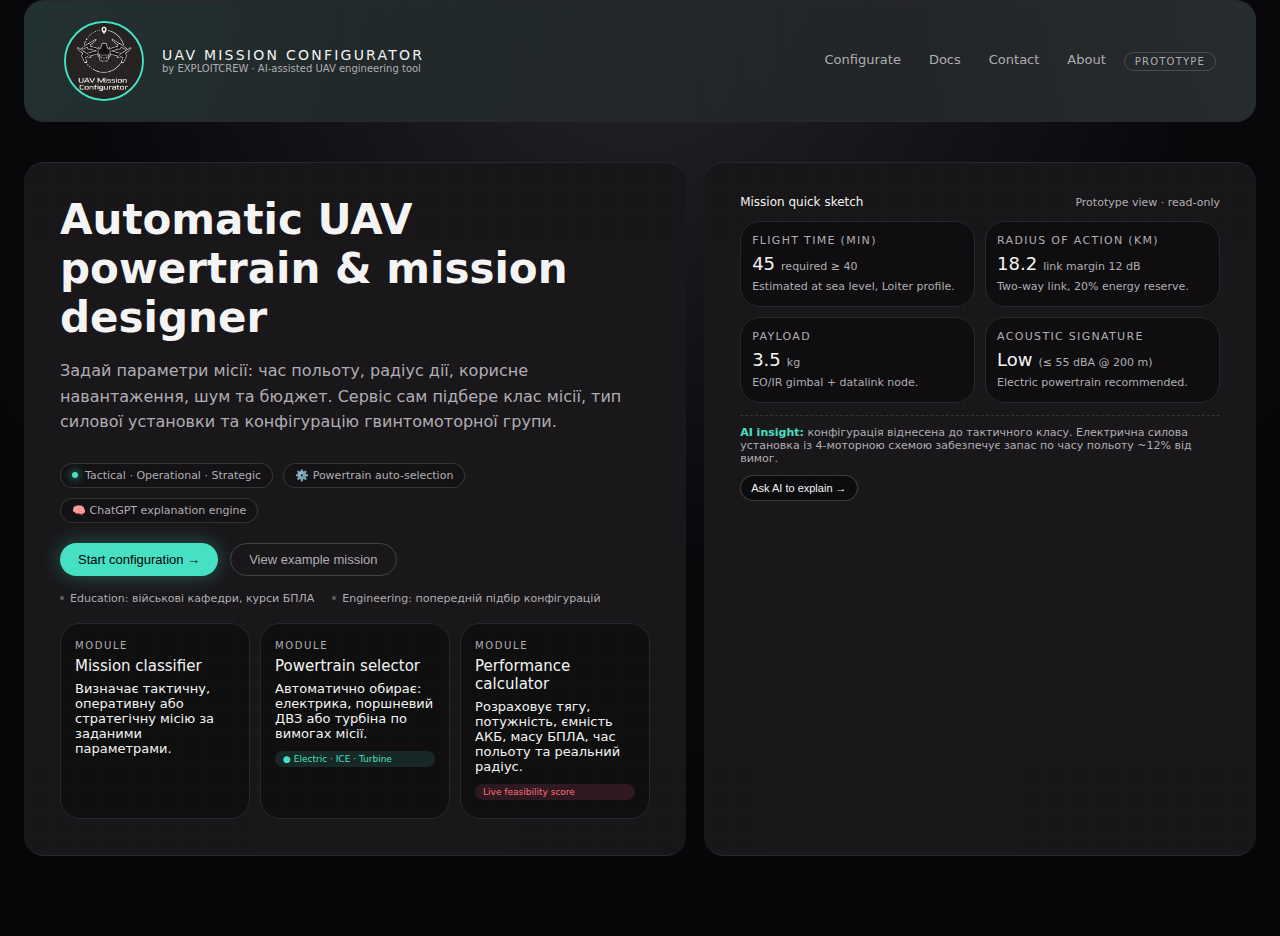
<file: frontend/index.html>
<!DOCTYPE html>
<html lang="en">
<head>
  <meta charset="UTF-8" />
  <title>UAV Mission Configurator</title>
    <link rel="stylesheet" href="styles.css">
</head>
<body>
  <div class="shell">
    <!-- HEADER -->
    <header>
      <div class="header-left">
        <div class="logo-circle">
          <img src="drone.png" alt="UAV Mission Configurator" style="width: 100%; height: 100%; object-fit: cover; border-radius: 50%;">
        </div>
        <div class="brand-block">
          <div class="brand-title">UAV Mission Configurator</div>
          <div class="brand-sub">by EXPLOITCREW · AI-assisted UAV engineering tool</div>
        </div>
      </div>

      <div class="header-right">
        <nav>
          <a href="#">Configurate</a>
          <a href="#">Docs</a>
          <a href="#">Contact</a>
          <a href="#">About</a>
        </nav>
        <div class="pill-beta">Prototype</div>
      </div>
    </header>

    <!-- MAIN CONTENT -->
    <main>
      <!-- LEFT: HERO + SHORT EXPLANATION -->
      <section class="panel">
        <div class="panel-inner">
          <h1 class="hero-title">Automatic UAV powertrain & mission designer</h1>
          <p class="hero-sub">
            Задай параметри місії: час польоту, радіус дії, корисне навантаження, шум та бюджет.
            Сервіс сам підбере клас місії, тип силової установки та конфігурацію гвинтомоторної групи.
          </p>

          <div class="hero-badges">
            <div class="badge">
              <span class="badge-dot"></span>
              Tactical · Operational · Strategic
            </div>
            <div class="badge">
              ⚙️ Powertrain auto-selection
            </div>
            <div class="badge">
              🧠 ChatGPT explanation engine
            </div>
          </div>

          <div class="hero-cta">
            <button class="btn btn-primary">
              Start configuration →
            </button>
            <button class="btn btn-ghost">
              View example mission
            </button>
          </div>

          <div class="hero-meta">
            <span>Education: військові кафедри, курси БПЛА</span>
            <span>Engineering: попередній підбір конфігурацій</span>
          </div>

          <!-- small cards row -->
          <div class="cards">
            <div class="card">
              <div class="card-label">Module</div>
              <div class="card-title">Mission classifier</div>
              <p>Визначає тактичну, оперативну або стратегічну місію за заданими параметрами.</p>
            </div>
            <div class="card">
              <div class="card-label">Module</div>
              <div class="card-title">Powertrain selector</div>
              <p>Автоматично обирає: електрика, поршневий ДВЗ або турбіна по вимогах місії.</p>
              <span class="pill-tag">
                ● Electric · ICE · Turbine
              </span>
            </div>
            <div class="card">
              <div class="card-label">Module</div>
              <div class="card-title">Performance calculator</div>
              <p>Розраховує тягу, потужність, ємність АКБ, масу БПЛА, час польоту та реальний радіус.</p>
              <span class="pill-tag pill-tag-danger">
                Live feasibility score
              </span>
            </div>
          </div>
        </div>
      </section>

      <!-- RIGHT: MOCK CONFIG PANEL -->
      <aside class="panel">
        <div class="panel-inner">
          <div class="right-title-row">
            <div>Mission quick sketch</div>
            <span>Prototype view · read-only</span>
          </div>

          <div class="grid-cols-2">
            <div class="field-group">
              <div class="field-label">Flight time (min)</div>
              <div class="field-main">
                <div class="field-value">45</div>
                <div class="field-unit">required ≥ 40</div>
              </div>
              <div class="field-helper">Estimated at sea level, Loiter profile.</div>
            </div>

            <div class="field-group">
              <div class="field-label">Radius of action (km)</div>
              <div class="field-main">
                <div class="field-value">18.2</div>
                <div class="field-unit">link margin 12 dB</div>
              </div>
              <div class="field-helper">Two-way link, 20% energy reserve.</div>
            </div>

            <div class="field-group">
              <div class="field-label">Payload</div>
              <div class="field-main">
                <div class="field-value">3.5</div>
                <div class="field-unit">kg</div>
              </div>
              <div class="field-helper">EO/IR gimbal + datalink node.</div>
            </div>

            <div class="field-group">
              <div class="field-label">Acoustic signature</div>
              <div class="field-main">
                <div class="field-value">Low</div>
                <div class="field-unit">(≤ 55 dBA @ 200 m)</div>
              </div>
              <div class="field-helper">Electric powertrain recommended.</div>
            </div>
          </div>

          <div class="ai-explain">
            <p>
              <strong>AI insight:</strong> конфігурація віднесена до
              тактичного класу. Електрична силова установка із 4-моторною
              схемою забезпечує запас по часу польоту ~12% від вимог.
            </p>
            <button class="btn-ai">
              Ask AI to explain →
            </button>
          </div>
        </div>
      </aside>
    </main>
  </div>
</body>
</html>
</file>
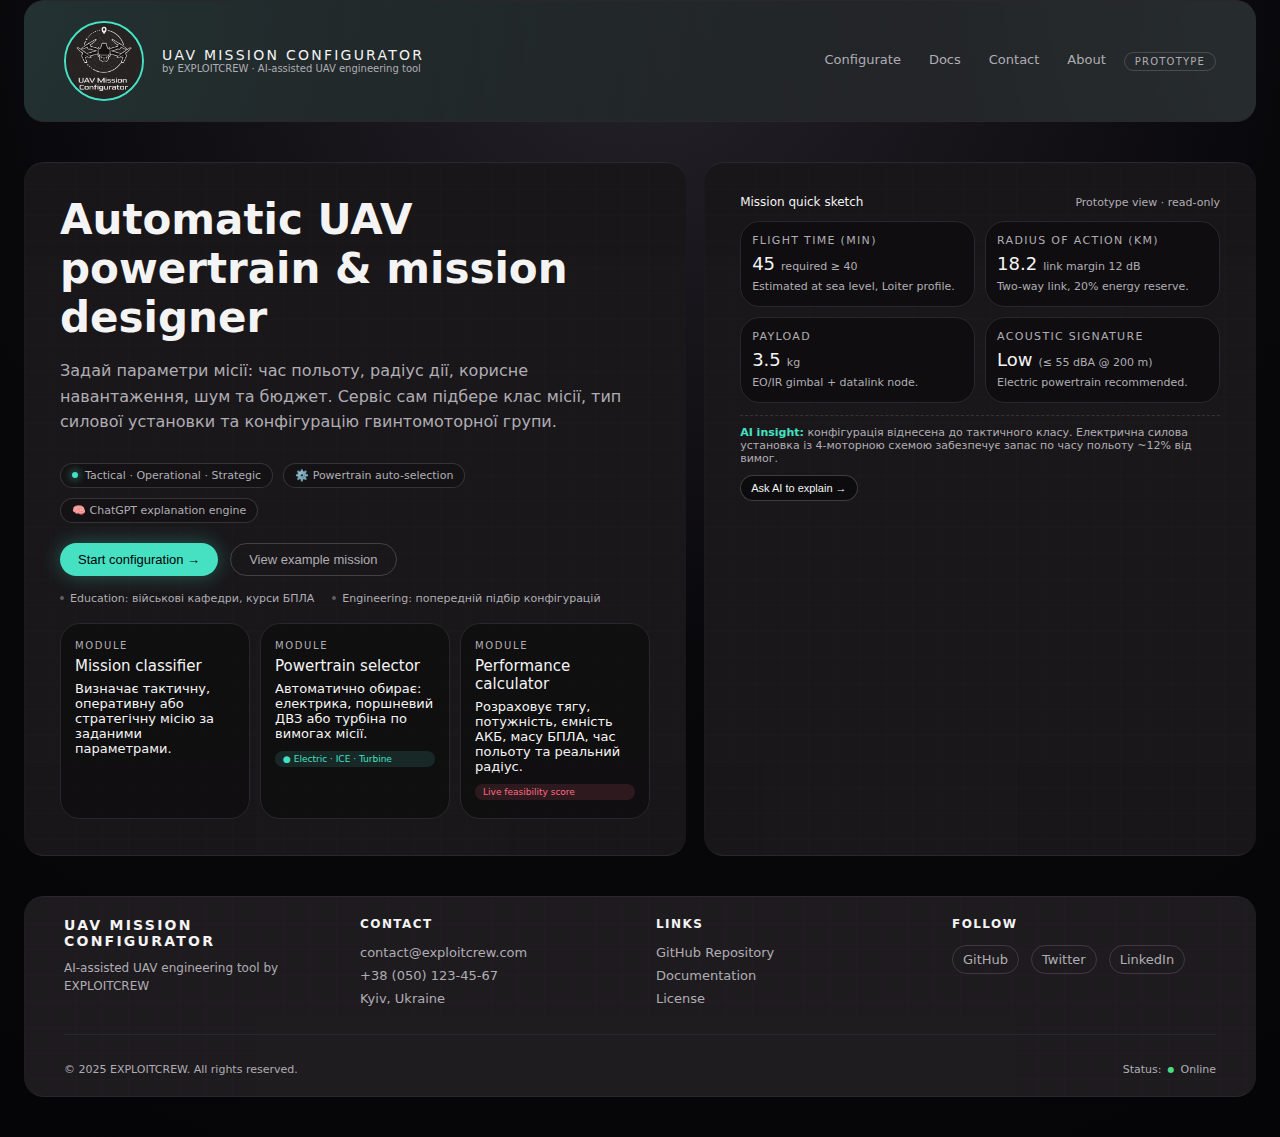
<file: frontend/public/index.html>
<!DOCTYPE html>
<html lang="en">
<head>
  <meta charset="UTF-8" />
  <title>UAV Mission Configurator</title>
    <link rel="stylesheet" href="styles.css">
</head>
<body>
  <div class="shell">
    <!-- HEADER -->
    <header>
      <div class="header-left">
        <div class="logo-circle">
          <img src="drone.png" alt="UAV Mission Configurator" style="width: 100%; height: 100%; object-fit: cover; border-radius: 50%;">
        </div>
        <div class="brand-block">
          <div class="brand-title">UAV Mission Configurator</div>
          <div class="brand-sub">by EXPLOITCREW · AI-assisted UAV engineering tool</div>
        </div>
      </div>

      <div class="header-right">
        <nav>
          <a href="#">Configurate</a>
          <a href="#">Docs</a>
          <a href="#">Contact</a>
          <a href="#">About</a>
        </nav>
        <div class="pill-beta">Prototype</div>
      </div>
    </header>

    <!-- MAIN CONTENT -->
    <main>
      <!-- LEFT: HERO + SHORT EXPLANATION -->
      <section class="panel">
        <div class="panel-inner">
          <h1 class="hero-title">Automatic UAV powertrain & mission designer</h1>
          <p class="hero-sub">
            Задай параметри місії: час польоту, радіус дії, корисне навантаження, шум та бюджет.
            Сервіс сам підбере клас місії, тип силової установки та конфігурацію гвинтомоторної групи.
          </p>

          <div class="hero-badges">
            <div class="badge">
              <span class="badge-dot"></span>
              Tactical · Operational · Strategic
            </div>
            <div class="badge">
              ⚙️ Powertrain auto-selection
            </div>
            <div class="badge">
              🧠 ChatGPT explanation engine
            </div>
          </div>

          <div class="hero-cta">
            <button class="btn btn-primary">
              Start configuration →
            </button>
            <button class="btn btn-ghost">
              View example mission
            </button>
          </div>

          <div class="hero-meta">
            <span>Education: військові кафедри, курси БПЛА</span>
            <span>Engineering: попередній підбір конфігурацій</span>
          </div>

          <!-- small cards row -->
          <div class="cards">
            <div class="card">
              <div class="card-label">Module</div>
              <div class="card-title">Mission classifier</div>
              <p>Визначає тактичну, оперативну або стратегічну місію за заданими параметрами.</p>
            </div>
            <div class="card">
              <div class="card-label">Module</div>
              <div class="card-title">Powertrain selector</div>
              <p>Автоматично обирає: електрика, поршневий ДВЗ або турбіна по вимогах місії.</p>
              <span class="pill-tag">
                ● Electric · ICE · Turbine
              </span>
            </div>
            <div class="card">
              <div class="card-label">Module</div>
              <div class="card-title">Performance calculator</div>
              <p>Розраховує тягу, потужність, ємність АКБ, масу БПЛА, час польоту та реальний радіус.</p>
              <span class="pill-tag pill-tag-danger">
                Live feasibility score
              </span>
            </div>
          </div>
        </div>
      </section>

      <!-- RIGHT: MOCK CONFIG PANEL -->
      <aside class="panel">
        <div class="panel-inner">
          <div class="right-title-row">
            <div>Mission quick sketch</div>
            <span>Prototype view · read-only</span>
          </div>

          <div class="grid-cols-2">
            <div class="field-group">
              <div class="field-label">Flight time (min)</div>
              <div class="field-main">
                <div class="field-value">45</div>
                <div class="field-unit">required ≥ 40</div>
              </div>
              <div class="field-helper">Estimated at sea level, Loiter profile.</div>
            </div>

            <div class="field-group">
              <div class="field-label">Radius of action (km)</div>
              <div class="field-main">
                <div class="field-value">18.2</div>
                <div class="field-unit">link margin 12 dB</div>
              </div>
              <div class="field-helper">Two-way link, 20% energy reserve.</div>
            </div>

            <div class="field-group">
              <div class="field-label">Payload</div>
              <div class="field-main">
                <div class="field-value">3.5</div>
                <div class="field-unit">kg</div>
              </div>
              <div class="field-helper">EO/IR gimbal + datalink node.</div>
            </div>

            <div class="field-group">
              <div class="field-label">Acoustic signature</div>
              <div class="field-main">
                <div class="field-value">Low</div>
                <div class="field-unit">(≤ 55 dBA @ 200 m)</div>
              </div>
              <div class="field-helper">Electric powertrain recommended.</div>
            </div>
          </div>

          <div class="ai-explain">
            <p>
              <strong>AI insight:</strong> конфігурація віднесена до
              тактичного класу. Електрична силова установка із 4-моторною
              схемою забезпечує запас по часу польоту ~12% від вимог.
            </p>
            <button class="btn-ai">
              Ask AI to explain →
            </button>
          </div>
        </div>
      </aside>
    </main>

    <!-- FOOTER -->
    <footer class="footer">
      <div class="footer-content">
        <div class="footer-section">
          <div class="footer-title">UAV Mission Configurator</div>
          <p class="footer-desc">AI-assisted UAV engineering tool by EXPLOITCREW</p>
        </div>

        <div class="footer-section">
          <div class="footer-subtitle">Contact</div>
          <ul class="footer-links">
            <li><a href="mailto:contact@exploitcrew.com">contact@exploitcrew.com</a></li>
            <li><a href="tel:+380501234567">+38 (050) 123-45-67</a></li>
            <li><span>Kyiv, Ukraine</span></li>
          </ul>
        </div>

        <div class="footer-section">
          <div class="footer-subtitle">Links</div>
          <ul class="footer-links">
            <li><a href="https://github.com/nongr4t4/uav-arc" target="_blank" rel="noopener noreferrer">GitHub Repository</a></li>
            <li><a href="#">Documentation</a></li>
            <li><a href="#">License</a></li>
          </ul>
        </div>

        <div class="footer-section">
          <div class="footer-subtitle">Follow</div>
          <div class="footer-social">
            <a href="https://github.com/nongr4t4" target="_blank" rel="noopener noreferrer" class="social-link">GitHub</a>
            <a href="#" class="social-link">Twitter</a>
            <a href="#" class="social-link">LinkedIn</a>
          </div>
        </div>
      </div>

      <div class="footer-bottom">
        <p>&copy; 2025 EXPLOITCREW. All rights reserved.</p>
        <p class="footer-status">Status: <span class="status-online">●</span> Online</p>
      </div>
    </footer>
  </div>
</body>
</html>
</file>
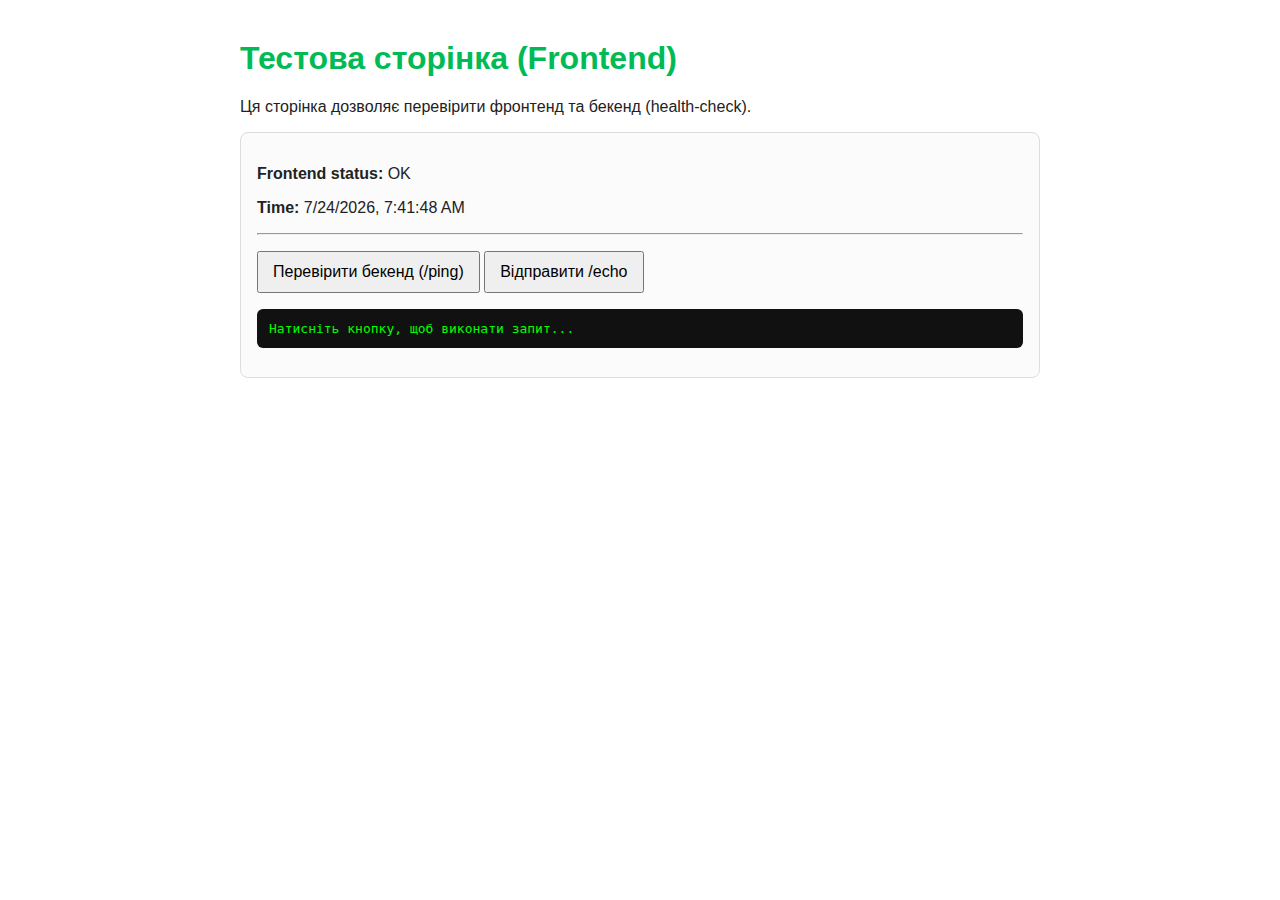
<file: frontend/test.html>
<!DOCTYPE html>
<html lang="uk">
<head>
	<meta charset="utf-8" />
	<meta name="viewport" content="width=device-width,initial-scale=1" />
	<title>Test page — Frontend</title>
	<style>
		body{font-family:Arial,Helvetica,sans-serif;max-width:800px;margin:40px auto;padding:0 16px;color:#222}
		h1{color:#0b5}
		.box{border:1px solid #ddd;padding:16px;border-radius:8px;background:#fbfbfb}
		button{padding:10px 14px;font-size:16px}
		pre{background:#111;color:#0f0;padding:12px;border-radius:6px;overflow:auto}
	</style>
</head>
<body>
	<h1>Тестова сторінка (Frontend)</h1>
	<p>Ця сторінка дозволяє перевірити фронтенд та бекенд (health-check).</p>

	<div class="box">
		<p><strong>Frontend status:</strong> <span id="frontend-status">OK</span></p>
		<p><strong>Time:</strong> <span id="time"></span></p>
		<hr />
		<p>
			<button id="pingBtn">Перевірити бекенд (/ping)</button>
			<button id="echoBtn">Відправити /echo</button>
		</p>
		<div id="result" style="margin-top:12px">
			<pre id="output">Натисніть кнопку, щоб виконати запит...</pre>
		</div>
	</div>

	<script>
		const out = document.getElementById('output');
		const timeEl = document.getElementById('time');
		function updateTime(){ timeEl.textContent = new Date().toLocaleString(); }
		setInterval(updateTime,1000); updateTime();

		async function ping(){
			out.textContent = 'Виконується /ping...';
			try{
				const res = await fetch('/ping', {cache:'no-store'});
				const data = await res.json();
				out.textContent = JSON.stringify({ok:res.ok, status:res.status, body:data}, null, 2);
			}catch(err){ out.textContent = 'Помилка: '+err.toString(); }
		}

		async function echo(){
			out.textContent = 'Виконується /echo...';
			try{
				const payload = {message:'hello from frontend', ts:new Date().toISOString()};
				const res = await fetch('/echo',{
					method:'POST', headers:{'Content-Type':'application/json'}, body:JSON.stringify(payload)
				});
				const data = await res.json();
				out.textContent = JSON.stringify({ok:res.ok, status:res.status, body:data}, null, 2);
			}catch(err){ out.textContent = 'Помилка: '+err.toString(); }
		}

		document.getElementById('pingBtn').addEventListener('click', ping);
		document.getElementById('echoBtn').addEventListener('click', echo);
	</script>
</body>
</html>
</file>
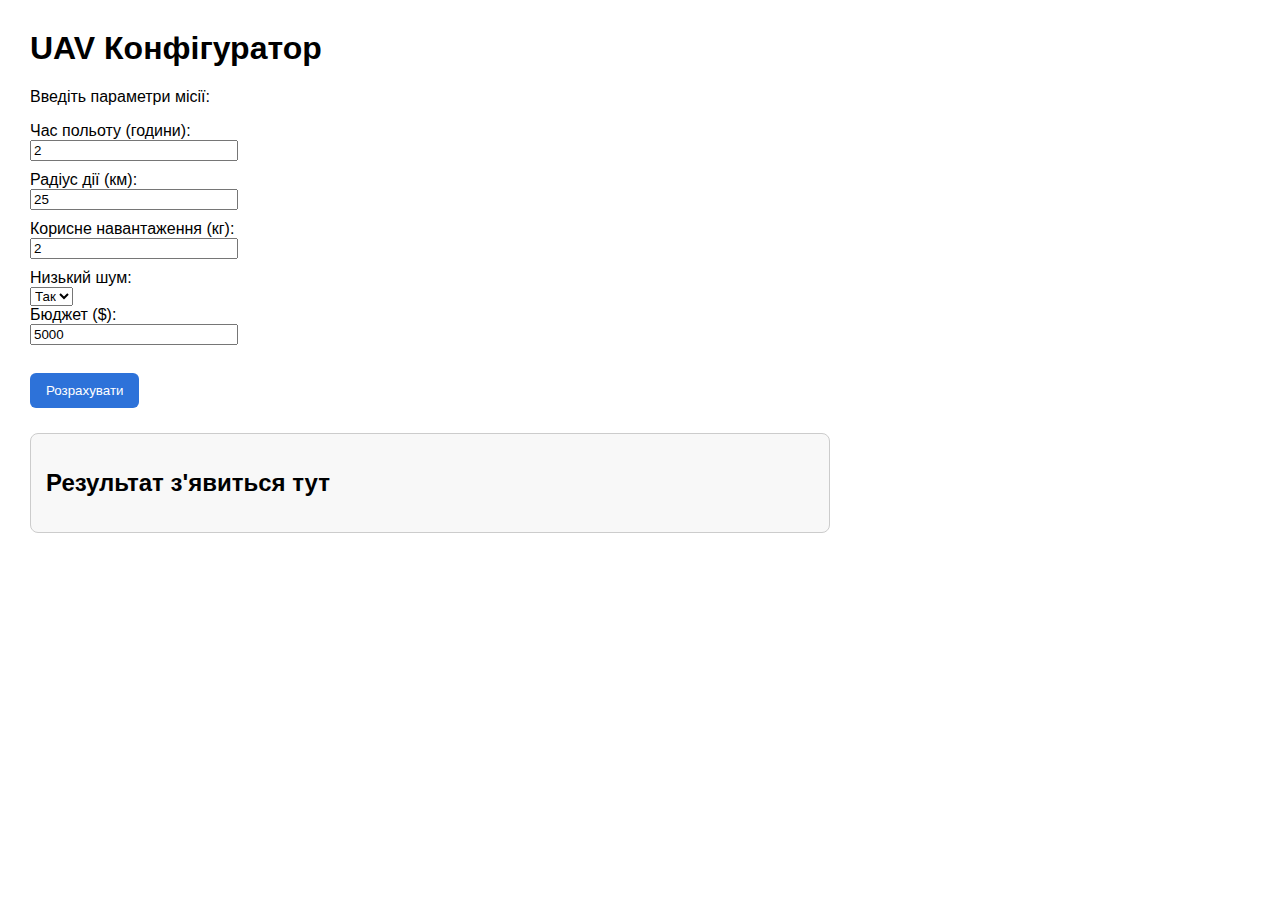
<file: frontend/test2.html>
<!DOCTYPE html>
<html lang="uk">
<head>
    <meta charset="UTF-8">
    <title>UAV Конфігуратор</title>

    <style>
        body {
            font-family: Arial, sans-serif;
            margin: 30px;
            max-width: 800px;
        }
        input {
            width: 200px;
            margin-bottom: 10px;
        }
        button {
            padding: 10px 16px;
            background: #2d72d9;
            color: white;
            border: none;
            border-radius: 6px;
            cursor: pointer;
        }
        #result {
            margin-top: 25px;
            padding: 15px;
            border: 1px solid #ccc;
            border-radius: 8px;
            background: #f8f8f8;
        }
        .label {
            font-weight: bold;
            margin-top: 10px;
        }
    </style>
</head>

<body>

    <h1>UAV Конфігуратор</h1>

    <p>Введіть параметри місії:</p>

    <label>Час польоту (години):</label><br>
    <input id="timeHours" type="number" value="2"><br>

    <label>Радіус дії (км):</label><br>
    <input id="radiusKm" type="number" value="25"><br>

    <label>Корисне навантаження (кг):</label><br>
    <input id="payloadKg" type="number" value="2"><br>

    <label>Низький шум:</label><br>
    <select id="lowNoise">
        <option value="true">Так</option>
        <option value="false">Ні</option>
    </select><br>

    <label>Бюджет ($):</label><br>
    <input id="budget" type="number" value="5000"><br><br>

    <button onclick="sendRequest()">Розрахувати</button>

    <div id="result">
        <h2>Результат з'явиться тут</h2>
    </div>

<script>
async function sendRequest() {
    const data = {
        timeHours: parseFloat(document.getElementById("timeHours").value),
        radiusKm: parseFloat(document.getElementById("radiusKm").value),
        payloadKg: parseFloat(document.getElementById("payloadKg").value),
        lowNoise: document.getElementById("lowNoise").value === "true",
        budget: parseFloat(document.getElementById("budget").value)
    };

    const response = await fetch("https://uav-arc-backend.onrender.com/api/configure", {
        method: "POST",
        headers: {"Content-Type": "application/json"},
        body: JSON.stringify(data)
    });

    const json = await response.json();

    document.getElementById("result").innerHTML = `
        <h2>📡 Результати місії</h2>

        <div class="label">Тип місії:</div>
        <div>${json.mission.missionType}</div>

        <div class="label">Рекомендована ГМГ:</div>
        <div>${json.mission.recommendedPropulsion}</div>

        <div class="label">Стартова маса:</div>
        <div>${json.calculations.mass.takeoffMass_kg.toFixed(2)} кг</div>

        <div class="label">Потрібна потужність:</div>
        <div>${json.calculations.power.cruisePower_W.toFixed(1)} Вт</div>

        <div class="label">Енергія / паливо:</div>
        <div>
            ${json.calculations.energy.requiredEnergy_Wh
                ? json.calculations.energy.requiredEnergy_Wh.toFixed(0) + " Wh"
                : "N/A (ДВЗ)"}
        </div>

        <div class="label">Маса батареї / палива:</div>
        <div>${json.calculations.energy.batteryOrFuelMass_kg.toFixed(2)} кг</div>

        <div class="label">Досяжний радіус:</div>
        <div>${json.calculations.performance.achievableRadius_km.toFixed(1)} км</div>

        <div class="label">Висновок ChatGPT:</div>
        <div style="background:white; padding:10px; border-radius:6px;">
            ${json.aiComment}
        </div>
    `;
}
</script>

</body>
</html>
</file>
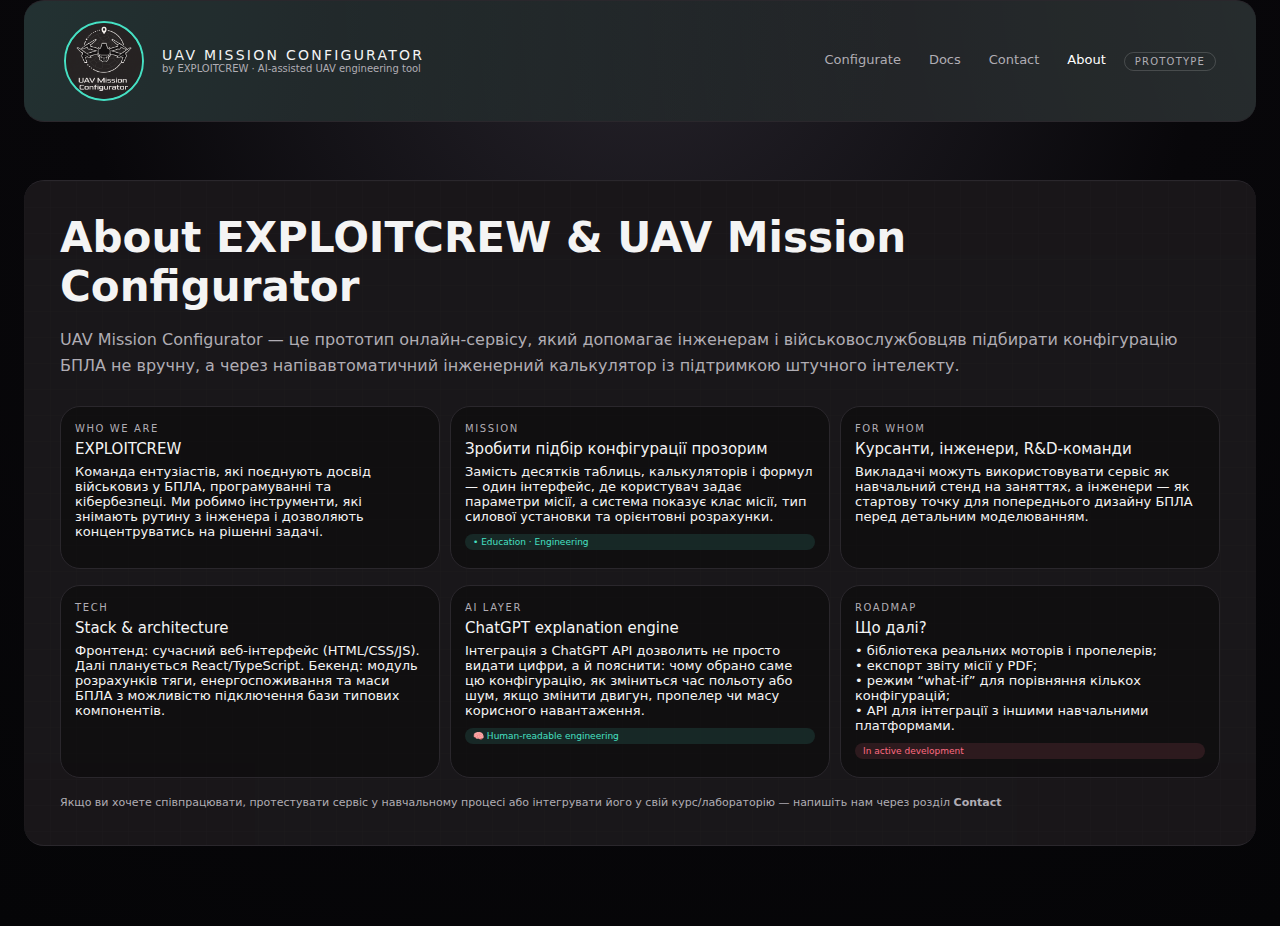
<file: frontend/public/About.html>
<!DOCTYPE html>
<html lang="uk">
<head>
  <meta charset="UTF-8" />
  <title>About us · UAV Mission Configurator</title>
  <link rel="stylesheet" href="styles.css"><!-- якщо ти вже виніс стилі -->
</head>
<body>
  <div class="shell">
    <!-- HEADER (той самий, що на index.html) -->
    <header>
      <div class="header-left">
        <div class="logo-circle">
          <img src="drone.png" alt="UAV Mission Configurator" style="width: 100%; height: 100%; object-fit: cover; border-radius: 50%;">
        </div>
        <div class="brand-block">
          <div class="brand-title">UAV Mission Configurator</div>
          <div class="brand-sub">by EXPLOITCREW · AI-assisted UAV engineering tool</div>
        </div>
      </div>

      <div class="header-right">
        <nav>
          <a href="index.html">Configurate</a>
          <a href="#">Docs</a>
          <a href="contact.html">Contact</a>
          <a href="about.html" style="color:#fff;">About</a>
        </nav>
        <div class="pill-beta">Prototype</div>
      </div>
    </header>

    <!-- MAIN: ABOUT -->
    <main style="margin-top:18px; display:block;">
      <section class="panel">
        <div class="panel-inner">
          <h1 class="hero-title">About EXPLOITCREW & UAV Mission Configurator</h1>
          <p class="hero-sub">
            UAV Mission Configurator — це прототип онлайн-сервісу, який допомагає інженерам і військовослужбовцяв
            підбирати конфігурацію БПЛА не вручну, а через напівавтоматичний інженерний калькулятор
            із підтримкою штучного інтелекту.
          </p>

          <!-- Хто ми -->
          <div class="cards" style="margin-top:10px;">
            <div class="card">
              <div class="card-label">Who we are</div>
              <div class="card-title">EXPLOITCREW</div>
              <p>
                Команда ентузіастів, які поєднують досвід військовиз у БПЛА, програмуванні та кібербезпеці.
                Ми робимо інструменти, які знімають рутину з інженера і дозволяють концентруватись на рішенні задачі.
              </p>
            </div>

            <div class="card">
              <div class="card-label">Mission</div>
              <div class="card-title">Зробити підбір конфігурації прозорим</div>
              <p>
                Замість десятків таблиць, калькуляторів і формул — один інтерфейс, де користувач задає
                параметри місії, а система показує клас місії, тип силової установки та орієнтовні розрахунки.
              </p>
              <span class="pill-tag">
                • Education · Engineering
              </span>
            </div>

            <div class="card">
              <div class="card-label">For whom</div>
              <div class="card-title">Курсанти, інженери, R&amp;D-команди</div>
              <p>
                Викладачі можуть використовувати сервіс як навчальний стенд на заняттях,
                а інженери — як стартову точку для попереднього дизайну БПЛА перед детальним моделюванням.
              </p>
            </div>
          </div>

          <!-- Tech / AI / Roadmap -->
          <div class="cards" style="margin-top:16px;">
            <div class="card">
              <div class="card-label">Tech</div>
              <div class="card-title">Stack &amp; architecture</div>
              <p>
                Фронтенд: сучасний веб-інтерфейс (HTML/CSS/JS). Далі планується React/TypeScript.
                Бекенд: модуль розрахунків тяги, енергоспоживання та маси БПЛА з можливістю підключення бази типових компонентів.
              </p>
            </div>

            <div class="card">
              <div class="card-label">AI layer</div>
              <div class="card-title">ChatGPT explanation engine</div>
              <p>
                Інтеграція з ChatGPT API дозволить не просто видати цифри, а й пояснити:
                чому обрано саме цю конфігурацію, як зміниться час польоту або шум,
                якщо змінити двигун, пропелер чи масу корисного навантаження.
              </p>
              <span class="pill-tag">
                🧠 Human-readable engineering
              </span>
            </div>

            <div class="card">
              <div class="card-label">Roadmap</div>
              <div class="card-title">Що далі?</div>
              <p>
                • бібліотека реальних моторів і пропелерів;<br>
                • експорт звіту місії у PDF;<br>
                • режим “what-if” для порівняння кількох конфігурацій;<br>
                • API для інтеграції з іншими навчальними платформами.
              </p>
              <span class="pill-tag pill-tag-danger">
                In active development
              </span>
            </div>
          </div>

          <!-- маленький блок з командою -->
          <div style="margin-top:18px; font-size:11px; color:var(--text-muted);">
            Якщо ви хочете співпрацювати, протестувати сервіс у навчальному процесі
            або інтегрувати його у свій курс/лабораторію — напишіть нам через розділ
            <strong>Contact</strong>
            
          </div>
        </div>
      </section>    
    </main>
  </div>
</body>
</html>
</file>
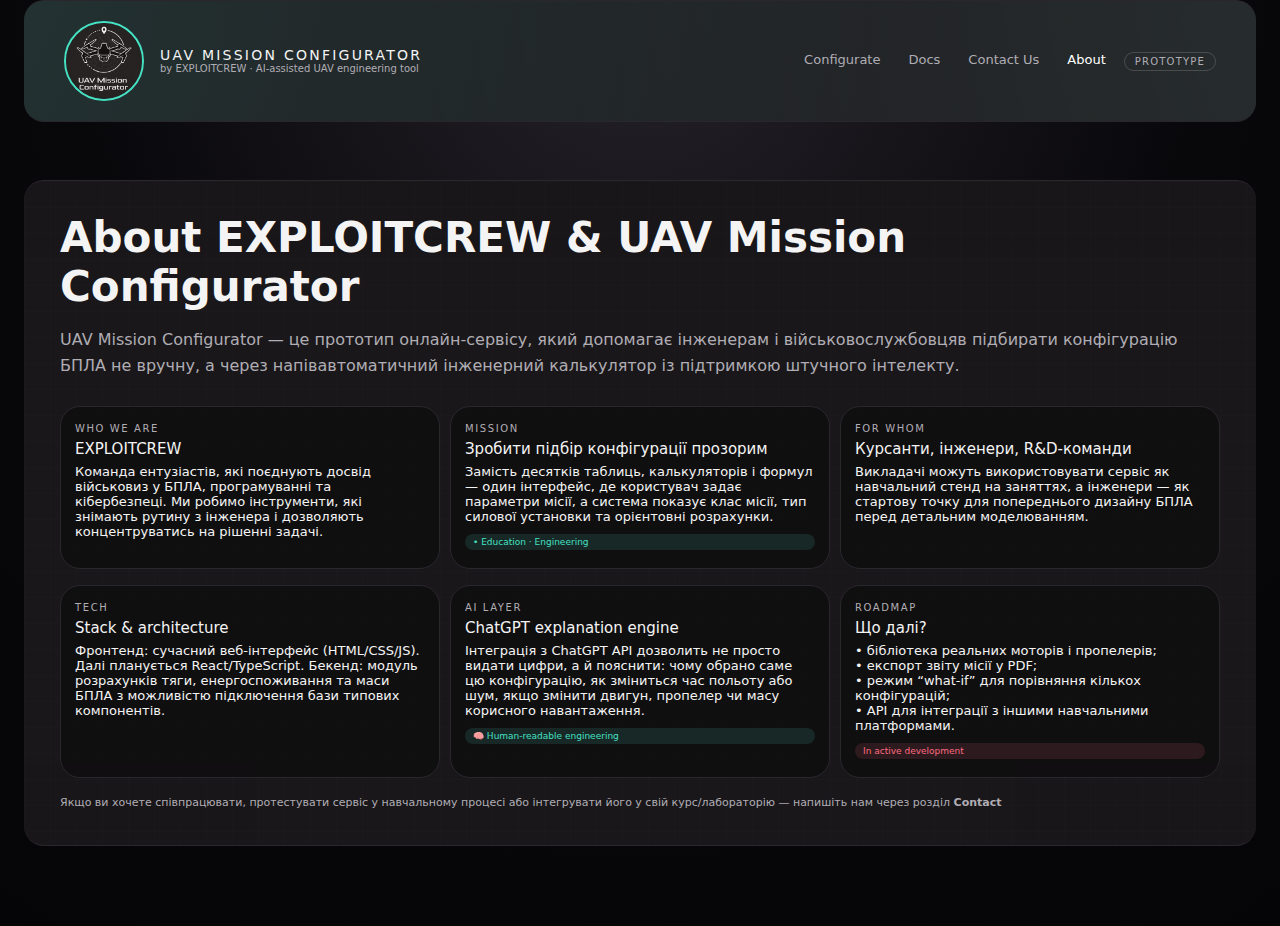
<file: frontend/public/about.html>
<!DOCTYPE html>
<html lang="uk">
<head>
  <meta charset="UTF-8" />
  <title>About us · UAV Mission Configurator</title>
  <link rel="icon" type="image/x-icon" href="drone.ico">
  <link rel="stylesheet" href="styles.css"><!-- якщо ти вже виніс стилі -->
</head>
<body>
  <div class="shell">
    <!-- HEADER (той самий, що на index.html) -->
    <header>
      <div class="header-left">
        <a href="index.html" style="display: flex; align-items: center; gap: 1rem; text-decoration: none; cursor: pointer; color: inherit;">
          <div class="logo-circle">
            <img src="drone.png" alt="UAV Mission Configurator" style="width: 100%; height: 100%; object-fit: cover; border-radius: 50%;">
          </div>
          <div class="brand-block">
            <div class="brand-title">UAV Mission Configurator</div>
            <div class="brand-sub">by EXPLOITCREW · AI-assisted UAV engineering tool</div>
          </div>
        </a>
      </div>

      <div class="header-right">
        <nav>
          <a href="index.html">Configurate</a>
          <a href="#">Docs</a>
          <a href="contact.html">Contact Us</a>
          <a href="about.html" style="color:#fff;">About</a>
        </nav>
        <div class="pill-beta">Prototype</div>
      </div>
    </header>

    <!-- MAIN: ABOUT -->
    <main style="margin-top:18px; display:block;">
      <section class="panel">
        <div class="panel-inner">
          <h1 class="hero-title">About EXPLOITCREW & UAV Mission Configurator</h1>
          <p class="hero-sub">
            UAV Mission Configurator — це прототип онлайн-сервісу, який допомагає інженерам і військовослужбовцяв
            підбирати конфігурацію БПЛА не вручну, а через напівавтоматичний інженерний калькулятор
            із підтримкою штучного інтелекту.
          </p>

          <!-- Хто ми -->
          <div class="cards" style="margin-top:10px;">
            <div class="card">
              <div class="card-label">Who we are</div>
              <div class="card-title">EXPLOITCREW</div>
              <p>
                Команда ентузіастів, які поєднують досвід військовиз у БПЛА, програмуванні та кібербезпеці.
                Ми робимо інструменти, які знімають рутину з інженера і дозволяють концентруватись на рішенні задачі.
              </p>
            </div>

            <div class="card">
              <div class="card-label">Mission</div>
              <div class="card-title">Зробити підбір конфігурації прозорим</div>
              <p>
                Замість десятків таблиць, калькуляторів і формул — один інтерфейс, де користувач задає
                параметри місії, а система показує клас місії, тип силової установки та орієнтовні розрахунки.
              </p>
              <span class="pill-tag">
                • Education · Engineering
              </span>
            </div>

            <div class="card">
              <div class="card-label">For whom</div>
              <div class="card-title">Курсанти, інженери, R&amp;D-команди</div>
              <p>
                Викладачі можуть використовувати сервіс як навчальний стенд на заняттях,
                а інженери — як стартову точку для попереднього дизайну БПЛА перед детальним моделюванням.
              </p>
            </div>
          </div>

          <!-- Tech / AI / Roadmap -->
          <div class="cards" style="margin-top:16px;">
            <div class="card">
              <div class="card-label">Tech</div>
              <div class="card-title">Stack &amp; architecture</div>
              <p>
                Фронтенд: сучасний веб-інтерфейс (HTML/CSS/JS). Далі планується React/TypeScript.
                Бекенд: модуль розрахунків тяги, енергоспоживання та маси БПЛА з можливістю підключення бази типових компонентів.
              </p>
            </div>

            <div class="card">
              <div class="card-label">AI layer</div>
              <div class="card-title">ChatGPT explanation engine</div>
              <p>
                Інтеграція з ChatGPT API дозволить не просто видати цифри, а й пояснити:
                чому обрано саме цю конфігурацію, як зміниться час польоту або шум,
                якщо змінити двигун, пропелер чи масу корисного навантаження.
              </p>
              <span class="pill-tag">
                🧠 Human-readable engineering
              </span>
            </div>

            <div class="card">
              <div class="card-label">Roadmap</div>
              <div class="card-title">Що далі?</div>
              <p>
                • бібліотека реальних моторів і пропелерів;<br>
                • експорт звіту місії у PDF;<br>
                • режим “what-if” для порівняння кількох конфігурацій;<br>
                • API для інтеграції з іншими навчальними платформами.
              </p>
              <span class="pill-tag pill-tag-danger">
                In active development
              </span>
            </div>
          </div>

          <!-- маленький блок з командою -->
          <div style="margin-top:18px; font-size:11px; color:var(--text-muted);">
            Якщо ви хочете співпрацювати, протестувати сервіс у навчальному процесі
            або інтегрувати його у свій курс/лабораторію — напишіть нам через розділ
            <strong>Contact</strong>
            
          </div>
        </div>
      </section>    
    </main>
  </div>
</body>
</html>
</file>
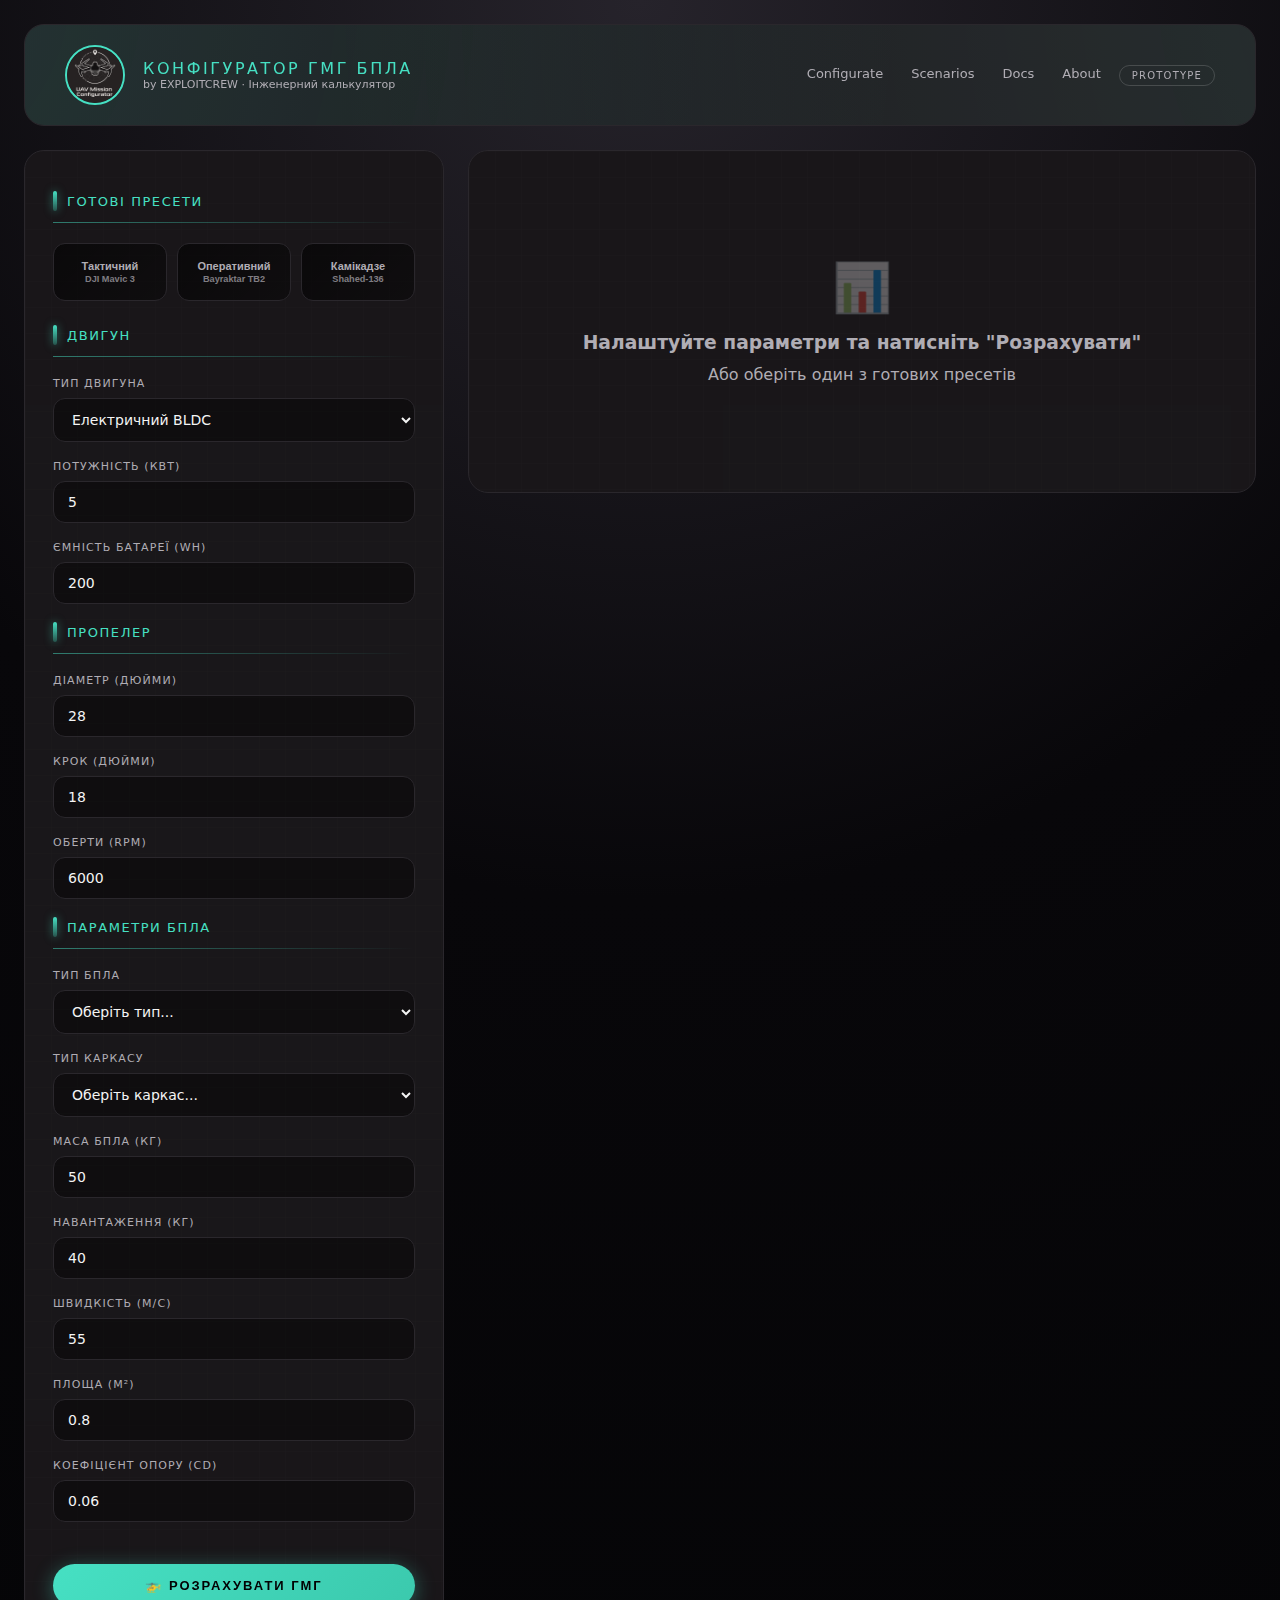
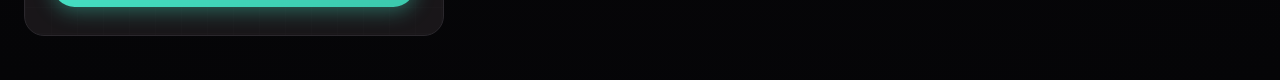
<file: frontend/public/configurate.html>
<!DOCTYPE html>
<html lang="uk">
<head>
  <meta charset="UTF-8">
  <meta name="viewport" content="width=device-width, initial-scale=1.0">
  <title>UAV Mission Configurator - Розрахунок ГМГ</title>
  <link rel="icon" type="image/x-icon" href="drone.ico">
  <style>
    :root {
      --bg-main: #121214;
      --bg-panel: #19171a;
      --bg-header: #1f1c20;
      --accent: #46e0c3;
      --accent-soft: rgba(70, 224, 195, 0.12);
      --text-main: #f4f4f4;
      --text-muted: #b0adb4;
      --danger: #ff6b81;
      --border-subtle: #2a272c;
      --radius-lg: 16px;
    }

    * {
      margin: 0;
      padding: 0;
      box-sizing: border-box;
    }

    body {
      font-family: system-ui, -apple-system, BlinkMacSystemFont, "Segoe UI", sans-serif;
      background: radial-gradient(circle at top, #26232b 0, #08070a 50%, #050507);
      color: var(--text-main);
      min-height: 100vh;
      padding: 24px;
    }

    .container {
      max-width: 1600px;
      margin: 0 auto;
    }

    /* HEADER */
    header {
      background: var(--bg-header);
      border-radius: 20px;
      border: 1px solid var(--border-subtle);
      padding: 20px 40px;
      margin-bottom: 24px;
      position: relative;
      overflow: hidden;
      display: flex;
      align-items: center;
      justify-content: space-between;
    }

    header::before {
      content: "";
      position: absolute;
      inset: -40%;
      background: radial-gradient(circle at 15% 0, rgba(70, 224, 195, 0.17), transparent 55%),
        radial-gradient(circle at 90% 0, rgba(130, 255, 220, 0.12), transparent 60%);
      opacity: 0.8;
      pointer-events: none;
    }

    .header-left,
    .header-right {
      position: relative;
      z-index: 1;
      display: flex;
      align-items: center;
      gap: 18px;
    }

    .header-content {
      display: flex;
      align-items: center;
      gap: 18px;
      text-decoration: none;
      color: inherit;
    }

    .logo-circle {
      width: 60px;
      height: 60px;
      border-radius: 50%;
      border: 2px solid var(--accent);
      display: flex;
      align-items: center;
      justify-content: center;
      overflow: hidden;
    }

    .logo-circle img {
      width: 100%;
      height: 100%;
      object-fit: cover;
      border-radius: 50%;
    }

    .brand-block {
      display: flex;
      flex-direction: column;
      line-height: 1.2;
    }

    .brand-title {
      font-size: 16px;
      letter-spacing: 0.16em;
      text-transform: uppercase;
      color: var(--accent);
    }

    .brand-sub {
      font-size: 11px;
      color: var(--text-muted);
    }

    nav {
      display: flex;
      gap: 28px;
      font-size: 13px;
    }

    nav a {
      color: var(--text-muted);
      text-decoration: none;
      position: relative;
      padding-bottom: 3px;
    }

    nav a::after {
      content: "";
      position: absolute;
      left: 0;
      bottom: 0;
      width: 0;
      height: 1px;
      background: var(--accent);
      transition: width 0.2s ease-out;
    }

    nav a:hover {
      color: var(--text-main);
    }

    nav a:hover::after {
      width: 100%;
    }

    .pill-beta {
      position: relative;
      z-index: 1;
      font-size: 10px;
      border-radius: 999px;
      border: 1px solid rgba(255, 255, 255, 0.16);
      padding: 4px 12px;
      text-transform: uppercase;
      letter-spacing: 0.12em;
      color: var(--text-muted);
    }

    /* MAIN GRID */
    .main-grid {
      display: grid;
      grid-template-columns: 420px 1fr;
      gap: 24px;
      align-items: start;
    }

    .sidebar {
      position: sticky;
      top: 20px;
    }

    .panel {
      background: var(--bg-panel);
      border-radius: 20px;
      border: 1px solid var(--border-subtle);
      padding: 28px;
      position: relative;
      overflow: hidden;
      margin-bottom: 20px;
    }

    .panel::before {
      content: "";
      position: absolute;
      inset: 0;
      background-image: linear-gradient(rgba(255, 255, 255, 0.02) 1px, transparent 1px),
        linear-gradient(90deg, rgba(255, 255, 255, 0.02) 1px, transparent 1px);
      background-size: 26px 26px;
      opacity: 0.4;
      pointer-events: none;
    }

    .panel-content {
      position: relative;
      z-index: 1;
    }

    .section-title {
      font-size: 13px;
      text-transform: uppercase;
      letter-spacing: 0.12em;
      color: var(--accent);
      margin-bottom: 20px;
      margin-top: 12px;
      display: flex;
      align-items: center;
      gap: 10px;
      position: relative;
      padding-bottom: 12px;
    }

    .section-title::before {
      content: "";
      width: 4px;
      height: 20px;
      background: linear-gradient(180deg, var(--accent), rgba(70, 224, 195, 0.3));
      border-radius: 2px;
      box-shadow: 0 0 8px rgba(70, 224, 195, 0.5);
    }

    .section-title::after {
      content: "";
      position: absolute;
      bottom: 0;
      left: 0;
      right: 0;
      height: 1px;
      background: linear-gradient(90deg, var(--accent), transparent);
      opacity: 0.5;
    }

    .form-group {
      margin-bottom: 18px;
    }

    .form-label {
      display: block;
      font-size: 11px;
      text-transform: uppercase;
      letter-spacing: 0.1em;
      color: var(--text-muted);
      margin-bottom: 8px;
    }

    .form-select, .form-input {
      width: 100%;
      background: rgba(0, 0, 0, 0.4);
      border: 1px solid var(--border-subtle);
      border-radius: 12px;
      padding: 12px 14px;
      color: var(--text-main);
      font-size: 14px;
      font-family: inherit;
      transition: all 0.2s ease;
    }

    .form-select:focus, .form-input:focus {
      outline: none;
      border-color: var(--accent);
      background: rgba(70, 224, 195, 0.08);
      box-shadow: 0 0 0 3px rgba(70, 224, 195, 0.1);
    }

    .form-select:hover, .form-input:hover {
      border-color: var(--accent);
    }

    .form-input::-webkit-outer-spin-button,
    .form-input::-webkit-inner-spin-button {
      -webkit-appearance: none;
      margin: 0;
    }

    .form-input[type=number] {
      -moz-appearance: textfield;
    }

    .preset-buttons {
      display: grid;
      grid-template-columns: 1fr 1fr 1fr;
      gap: 10px;
      margin-bottom: 24px;
    }

    .preset-btn {
      background: linear-gradient(135deg, rgba(0, 0, 0, 0.6), rgba(0, 0, 0, 0.4));
      border: 1px solid var(--border-subtle);
      border-radius: 12px;
      padding: 16px 12px;
      color: var(--text-muted);
      font-size: 11px;
      cursor: pointer;
      transition: all 0.3s ease;
      text-align: center;
      font-weight: 600;
      position: relative;
      overflow: hidden;
    }

    .preset-btn:hover {
      border-color: var(--accent);
      color: var(--text-main);
      background: linear-gradient(135deg, rgba(70, 224, 195, 0.08), rgba(0, 0, 0, 0.5));
      transform: translateY(-2px);
    }

    .preset-btn.active {
      background: linear-gradient(135deg, var(--accent-soft), rgba(70, 224, 195, 0.15));
      border-color: var(--accent);
      color: var(--accent);
      box-shadow: 0 0 20px rgba(70, 224, 195, 0.4);
    }

    .btn-calculate {
      width: 100%;
      background: linear-gradient(135deg, var(--accent), #3bc9ad);
      color: #020203;
      border: none;
      border-radius: 999px;
      padding: 14px 24px;
      font-size: 13px;
      font-weight: 700;
      cursor: pointer;
      transition: all 0.3s ease;
      text-transform: uppercase;
      letter-spacing: 0.15em;
      box-shadow: 0 4px 20px rgba(70, 224, 195, 0.4);
      margin-top: 24px;
    }

    .btn-calculate:hover {
      transform: translateY(-2px);
      box-shadow: 0 6px 30px rgba(70, 224, 195, 0.6);
    }

    /* RESULTS */
    .results-grid {
      display: grid;
      grid-template-columns: repeat(3, 1fr);
      gap: 16px;
      margin-bottom: 24px;
    }

    .result-card {
      background: rgba(0, 0, 0, 0.4);
      border: 1px solid var(--border-subtle);
      border-radius: 16px;
      padding: 20px;
    }

    .result-label {
      font-size: 11px;
      text-transform: uppercase;
      letter-spacing: 0.12em;
      color: var(--text-muted);
      margin-bottom: 8px;
    }

    .result-value {
      font-size: 32px;
      color: var(--accent);
      font-weight: 600;
      line-height: 1;
      margin-bottom: 6px;
    }

    .result-unit {
      font-size: 12px;
      color: var(--text-muted);
      line-height: 1.4;
    }

    .result-status {
      margin-top: 12px;
      padding: 6px 12px;
      border-radius: 8px;
      font-size: 11px;
      display: inline-flex;
      align-items: center;
      gap: 6px;
    }

    .result-status.good {
      background: rgba(74, 222, 128, 0.15);
      color: #4ade80;
    }

    .result-status.warning {
      background: rgba(251, 191, 36, 0.15);
      color: #fbbf24;
    }

    .result-status.bad {
      background: rgba(255, 107, 129, 0.15);
      color: var(--danger);
    }

    .formula-card {
      background: rgba(0, 0, 0, 0.5);
      border: 1px solid var(--border-subtle);
      border-radius: 16px;
      padding: 20px;
      margin-bottom: 16px;
    }

    .formula-title {
      font-size: 12px;
      color: var(--accent);
      margin-bottom: 12px;
      text-transform: uppercase;
      letter-spacing: 0.1em;
    }

    .formula {
      font-family: 'Courier New', monospace;
      font-size: 13px;
      color: var(--text-main);
      background: rgba(0, 0, 0, 0.6);
      padding: 12px 16px;
      border-radius: 8px;
      margin-bottom: 10px;
      overflow-x: auto;
      line-height: 1.6;
    }

    .formula-desc {
      font-size: 12px;
      color: var(--text-muted);
      line-height: 1.6;
    }

    .recommendations {
      background: var(--accent-soft);
      border: 1px solid var(--accent);
      border-radius: 16px;
      padding: 20px;
      margin-top: 20px;
    }

    .recommendations-title {
      font-size: 13px;
      color: var(--accent);
      margin-bottom: 12px;
      font-weight: 600;
    }

    .recommendations-list {
      font-size: 12px;
      color: var(--text-main);
      line-height: 1.8;
      list-style: none;
    }

    .recommendations-list li {
      margin-bottom: 8px;
      padding-left: 20px;
      position: relative;
    }

    .recommendations-list li::before {
      content: "→";
      position: absolute;
      left: 0;
      color: var(--accent);
    }

    .empty-state {
      text-align: center;
      padding: 80px 20px;
      color: var(--text-muted);
    }

    .empty-icon {
      font-size: 48px;
      margin-bottom: 16px;
      opacity: 0.3;
    }

    @media (max-width: 1200px) {
      .main-grid {
        grid-template-columns: 1fr;
      }
      .sidebar {
        position: static;
      }
      .results-grid {
        grid-template-columns: repeat(2, 1fr);
      }
    }

    @media (max-width: 640px) {
      body {
        padding: 12px;
      }
      
      header {
        flex-direction: column;
        align-items: flex-start;
        gap: 12px;
        padding: 16px 24px;
      }
      
      .header-right {
        width: 100%;
        justify-content: space-between;
      }
      
      nav {
        gap: 16px;
        font-size: 12px;
      }
      
      .results-grid {
        grid-template-columns: 1fr;
      }
      .preset-buttons {
        grid-template-columns: 1fr;
      }
      
      .brand-title {
        font-size: 13px;
      }
      
      .brand-sub {
        font-size: 10px;
      }
    }
  </style>
</head>
<body>
  <div class="container">
    <header>
      <div class="header-left">
        <a href="#" class="header-content">
          <div class="logo-circle">
            <img src="drone.png" alt="UAV">
          </div>
          <div class="brand-block">
            <div class="brand-title">Конфігуратор ГМГ БПЛА</div>
            <div class="brand-sub">by EXPLOITCREW · Інженерний калькулятор</div>
          </div>
        </a>
      </div>
      
      <div class="header-right">
        <nav>
          <a href="uav-configurator.html">Configurate</a>
          <a href="praktychne-zavdannia-scenarii.html">Scenarios</a>
          <a href="#docs">Docs</a>
          <a href="#about">About</a>
        </nav>
        <div class="pill-beta">Prototype</div>
      </div>
    </header>

    <div class="main-grid">
      <!-- SIDEBAR -->
      <div class="sidebar">
        <div class="panel">
          <div class="panel-content">
            <div class="section-title">Готові пресети</div>
            
            <div class="preset-buttons">
              <button class="preset-btn" data-preset="tactical">Тактичний<br/><small style="opacity:0.7;">DJI Mavic 3</small></button>
              <button class="preset-btn" data-preset="operational">Оперативний<br/><small style="opacity:0.7;">Bayraktar TB2</small></button>
              <button class="preset-btn" data-preset="kamikaze">Камікадзе<br/><small style="opacity:0.7;">Shahed-136</small></button>
            </div>

            <div class="section-title">Двигун</div>
            
            <div class="form-group">
              <label class="form-label">Тип двигуна</label>
              <select class="form-select" id="engineType">
                <option value="electric">Електричний BLDC</option>
                <option value="2stroke">Бензиновий 2T</option>
                <option value="4stroke">Бензиновий 4T (Rotax)</option>
                <option value="turboprop">Турбогвинтовий</option>
              </select>
            </div>

            <div class="form-group">
              <label class="form-label">Потужність (кВт)</label>
              <input type="number" class="form-input" id="power" value="5" min="0.1" max="200" step="0.1">
            </div>

            <div class="form-group" id="batteryGroup">
              <label class="form-label">Ємність батареї (Wh)</label>
              <input type="number" class="form-input" id="battery" value="200" min="10" max="10000" step="1">
            </div>

            <div class="form-group" id="fuelGroup" style="display:none;">
              <label class="form-label">Запас палива (кг)</label>
              <input type="number" class="form-input" id="fuel" value="15" min="0.5" max="1000" step="0.5">
            </div>

            <div class="section-title">Пропелер</div>

            <div class="form-group">
              <label class="form-label">Діаметр (дюйми)</label>
              <input type="number" class="form-input" id="propDiameter" value="28" min="4" max="200" step="0.1">
            </div>

            <div class="form-group">
              <label class="form-label">Крок (дюйми)</label>
              <input type="number" class="form-input" id="propPitch" value="18" min="2" max="100" step="0.5">
            </div>

            <div class="form-group">
              <label class="form-label">Оберти (RPM)</label>
              <input type="number" class="form-input" id="rpm" value="6000" min="500" max="15000" step="100">
            </div>

            <div class="section-title">Параметри БПЛА</div>

            <div class="form-group">
              <label class="form-label">Тип БПЛА</label>
              <select class="form-select" id="uavType">
                <option value="">Оберіть тип...</option>
                <option value="Квадрокоптер">Квадрокоптер</option>
                <option value="Гексакоптер">Гексакоптер</option>
                <option value="Октокоптер">Октокоптер</option>
                <option value="Літак">Літак</option>
                <option value="Літак MALE">Літак MALE</option>
                <option value="Літаюче крило">Літаюче крило (Delta)</option>
                <option value="Конвертоплан">Конвертоплан (VTOL)</option>
                <option value="FPV дрон">FPV дрон</option>
              </select>
            </div>

            <div class="form-group">
              <label class="form-label">Тип каркасу</label>
              <select class="form-select" id="frame">
                <option value="">Оберіть каркас...</option>
                <option value="Карбоновий X-frame">🔷 Карбоновий X-frame (легкий, жорсткий)</option>
                <option value="Алюмінієвий H-frame">🔶 Алюмінієвий H-frame (міцний, важкий вантаж)</option>
                <option value="Композитний монокок">✈️ Композитний монокок (літак, низький Cd)</option>
                <option value="Delta EPP + карбон">🎯 Delta wing EPP + карбон (одноразовий)</option>
                <option value="Складаний композит">📦 Складаний композитний фюзеляж (транспорт)</option>
                <option value="Трубчастий алюміній">⚙️ Трубчастий алюмінієвий (бюджетний)</option>
              </select>
            </div>

            <div class="form-group">
              <label class="form-label">Маса БПЛА (кг)</label>
              <input type="number" class="form-input" id="weight" value="50" min="0.1" max="5000" step="0.1">
            </div>

            <div class="form-group">
              <label class="form-label">Навантаження (кг)</label>
              <input type="number" class="form-input" id="payload" value="40" min="0" max="2000" step="0.1">
            </div>

            <div class="form-group">
              <label class="form-label">Швидкість (м/с)</label>
              <input type="number" class="form-input" id="speed" value="55" min="5" max="300" step="1">
            </div>

            <div class="form-group">
              <label class="form-label">Площа (м²)</label>
              <input type="number" class="form-input" id="area" value="0.8" min="0.01" max="50" step="0.01">
            </div>

            <div class="form-group">
              <label class="form-label">Коефіцієнт опору (Cd)</label>
              <input type="number" class="form-input" id="cd" value="0.06" min="0.01" max="2" step="0.001">
            </div>

            <button class="btn-calculate" id="calculateBtn">🚁 Розрахувати ГМГ</button>
          </div>
        </div>
      </div>

      <!-- RESULTS -->
      <div class="results-area">
        <div class="panel">
          <div class="panel-content" id="resultsContent">
            <div class="empty-state">
              <div class="empty-icon">📊</div>
              <h3>Налаштуйте параметри та натисніть "Розрахувати"</h3>
              <p style="margin-top: 12px;">Або оберіть один з готових пресетів</p>
            </div>
          </div>
        </div>
      </div>
    </div>
  </div>

  <script>
    const presets = {
      tactical: {
        name: 'DJI Mavic 3',
        uavType: 'Квадрокоптер',
        frame: 'Карбоновий X-frame',
        engineType: 'electric',
        power: 0.4,
        battery: 200,
        propDiameter: 9.4,
        propPitch: 4.5,
        rpm: 5000,
        weight: 3,
        payload: 2,
        speed: 15,
        area: 0.15,
        cd: 0.35
      },
      operational: {
        name: 'Bayraktar TB2',
        uavType: 'Літак MALE',
        frame: 'Композитний монокок, 12м',
        engineType: '4stroke',
        power: 74.6,
        fuel: 80,
        propDiameter: 70,
        propPitch: 44,
        rpm: 2400,
        weight: 191,
        payload: 50,
        speed: 38,
        area: 2.0,
        cd: 0.035
      },
      kamikaze: {
        name: 'Shahed-136',
        uavType: 'Літаюче крило',
        frame: 'Delta EPP + карбон',
        engineType: '2stroke',
        power: 6.2,
        fuel: 11.4,
        propDiameter: 23,
        propPitch: 15,
        rpm: 6800,
        weight: 18.7,
        payload: 40,
        speed: 68,
        area: 0.52,
        cd: 0.048
      }
    };

    document.getElementById('engineType').addEventListener('change', (e) => {
      const isElectric = e.target.value === 'electric';
      document.getElementById('batteryGroup').style.display = isElectric ? 'block' : 'none';
      document.getElementById('fuelGroup').style.display = isElectric ? 'none' : 'block';
    });

    document.querySelectorAll('.preset-btn').forEach(btn => {
      btn.addEventListener('click', function() {
        document.querySelectorAll('.preset-btn').forEach(b => b.classList.remove('active'));
        this.classList.add('active');
        
        const preset = presets[this.dataset.preset];
        loadPreset(preset);
        calculate();
      });
    });

    function loadPreset(preset) {
      document.getElementById('engineType').value = preset.engineType;
      document.getElementById('engineType').dispatchEvent(new Event('change'));
      
      document.getElementById('power').value = preset.power;
      
      if (preset.battery) {
        document.getElementById('battery').value = preset.battery;
      }
      if (preset.fuel) {
        document.getElementById('fuel').value = preset.fuel;
      }
      
      document.getElementById('propDiameter').value = preset.propDiameter;
      document.getElementById('propPitch').value = preset.propPitch;
      document.getElementById('rpm').value = preset.rpm;
      document.getElementById('weight').value = preset.weight;
      document.getElementById('payload').value = preset.payload;
      document.getElementById('speed').value = preset.speed;
      document.getElementById('area').value = preset.area;
      document.getElementById('cd').value = preset.cd;
      
      if (preset.uavType) {
        document.getElementById('uavType').value = preset.uavType;
      }
      if (preset.frame) {
        document.getElementById('frame').value = preset.frame;
      }
    }

    document.getElementById('calculateBtn').addEventListener('click', calculate);

    function calculate() {
      const engineType = document.getElementById('engineType').value;
      const power = parseFloat(document.getElementById('power').value);
      const battery = parseFloat(document.getElementById('battery').value);
      const fuel = parseFloat(document.getElementById('fuel').value);
      const propDiameter = parseFloat(document.getElementById('propDiameter').value);
      const propPitch = parseFloat(document.getElementById('propPitch').value);
      const rpm = parseFloat(document.getElementById('rpm').value);
      const weight = parseFloat(document.getElementById('weight').value);
      const payload = parseFloat(document.getElementById('payload').value);
      const speed = parseFloat(document.getElementById('speed').value);
      const area = parseFloat(document.getElementById('area').value);
      const cd = parseFloat(document.getElementById('cd').value);
      const uavType = document.getElementById('uavType').value;
      const frame = document.getElementById('frame').value;

      const isElectric = engineType === 'electric';
      
      let efficiency, propEfficiency;
      
      if (isElectric) {
        efficiency = 0.8;
      } else {
        efficiency = 0.75;
      }
      
      if (propDiameter < 12) {
        propEfficiency = 0.70;
      } else if (propDiameter < 24) {
        propEfficiency = 0.80;
      } else {
        propEfficiency = 0.88;
      }
      
      const bsfc = engineType === '2stroke' ? 0.4 : 0.3;
      const rho = 1.225;
      const g = 9.81;

      let flightTime, flightTimeFormula, flightTimeCalc;
      
      if (isElectric) {
        flightTime = (battery * efficiency) / (power * 1000);
        flightTimeFormula = `t = (E × η) / P`;
        flightTimeCalc = `t = (${battery} Wh × ${efficiency}) / ${(power * 1000).toFixed(0)} W = ${flightTime.toFixed(2)} год`;
      } else {
        flightTime = (fuel * propEfficiency) / (power * bsfc);
        flightTimeFormula = `t = (m_fuel × η_prop) / (P × BSFC)`;
        flightTimeCalc = `t = (${fuel} кг × ${propEfficiency}) / (${power} кВт × ${bsfc}) = ${flightTime.toFixed(2)} год`;
      }

      const dragForce = 0.5 * rho * Math.pow(speed, 2) * area * cd;
      const thrustFormula = `T = D = ½ × ρ × V² × S × Cd`;
      const thrustCalc = `T = 0.5 × ${rho} × ${speed}² × ${area} × ${cd} = ${dragForce.toFixed(2)} Н`;

      const pitchMeters = propPitch * 0.0254;
      const slipFactor = 0.85;
      const maxSpeed = (pitchMeters * rpm * slipFactor) / 60;
      const speedFormula = `V_max = (Pitch_м × RPM × η) / 60`;
      const speedCalc = `V_max = (${pitchMeters.toFixed(3)} м × ${rpm} × ${slipFactor}) / 60 = ${maxSpeed.toFixed(1)} м/с (${(maxSpeed * 3.6).toFixed(0)} км/год)`;

      const totalWeight = weight + payload;
      const totalWeightNewtons = totalWeight * g;
      const thrustToWeight = dragForce / totalWeightNewtons;
      const range = flightTime * speed * 3.6;
      const diameterToPitch = propDiameter / propPitch;

      let consumption, consumptionUnit;
      if (isElectric) {
        consumption = (power * 1000 * flightTime) / 1000;
        consumptionUnit = 'кВт⋅год';
      } else {
        consumption = power * bsfc * flightTime;
        consumptionUnit = 'кг';
      }

      const flightTimeStatus = flightTime >= 2 ? 'good' : flightTime >= 1 ? 'warning' : 'bad';
      const thrustStatus = thrustToWeight >= 0.3 ? 'good' : thrustToWeight >= 0.15 ? 'warning' : 'bad';
      const speedStatus = maxSpeed >= speed * 1.1 ? 'good' : maxSpeed >= speed * 0.9 ? 'warning' : 'bad';

      const recommendations = [];
      
      if (flightTime < 2) {
        if (isElectric) {
          recommendations.push(`Час польоту ${flightTime.toFixed(1)} год недостатній. Збільште ємність батареї`);
        } else {
          recommendations.push(`Час польоту ${flightTime.toFixed(1)} год недостатній. Збільште запас палива`);
        }
      }
      
      if (thrustToWeight < 0.3) {
        recommendations.push(`T/W = ${thrustToWeight.toFixed(2)} замале. Збільште пропелер або потужність`);
      }
      
      if (maxSpeed < speed) {
        recommendations.push(`Макс швидкість ${maxSpeed.toFixed(1)} м/с менша за крейсерську ${speed} м/с`);
      }

      displayResults({
        flightTime, dragForce, maxSpeed, totalWeight, thrustToWeight, range,
        consumption, consumptionUnit, diameterToPitch, propEfficiency,
        flightTimeStatus, thrustStatus, speedStatus, isElectric,
        power, battery, fuel, efficiency, bsfc, propDiameter, propPitch,
        rpm, speed, area, cd, rho, g, totalWeightNewtons,
        recommendations, engineType, uavType, frame,
        flightTimeFormula, flightTimeCalc, thrustFormula, thrustCalc,
        speedFormula, speedCalc
      });
    }

    function getEngineName(type) {
      const names = {
        'electric': 'Електричний BLDC',
        '2stroke': 'Бензиновий 2T',
        '4stroke': 'Бензиновий 4T',
        'turboprop': 'Турбогвинтовий'
      };
      return names[type] || type;
    }

    function displayResults(data) {
      const html = `
        <div class="section-title">Результати розрахунків</div>
        
        <div class="results-grid">
          <div class="result-card">
            <div class="result-label">⏱ Час польоту</div>
            <div class="result-value">${data.flightTime.toFixed(2)}</div>
            <div class="result-unit">годин</div>
            <div class="result-status ${data.flightTimeStatus}">
              ${data.flightTimeStatus === 'good' ? '✓ Відмінно' : 
                data.flightTimeStatus === 'warning' ? '⚠ Прийнятно' : '✗ Недостатньо'}
            </div>
          </div>

          <div class="result-card">
            <div class="result-label">⚡ Тяга</div>
            <div class="result-value">${data.dragForce.toFixed(2)}</div>
            <div class="result-unit">Ньютон (Н)</div>
            <div class="result-status ${data.thrustStatus}">
              T/W: ${data.thrustToWeight.toFixed(3)}
            </div>
          </div>

          <div class="result-card">
            <div class="result-label">🚀 Макс швидкість</div>
            <div class="result-value">${data.maxSpeed.toFixed(1)}</div>
            <div class="result-unit">м/с (${(data.maxSpeed * 3.6).toFixed(0)} км/год)</div>
            <div class="result-status ${data.speedStatus}">
              ${data.speedStatus === 'good' ? '✓ Достатньо' : 
                data.speedStatus === 'warning' ? '⚠ Граничне' : '✗ Недостатньо'}
            </div>
          </div>

          <div class="result-card">
            <div class="result-label">⚖️ Загальна маса</div>
            <div class="result-value">${data.totalWeight.toFixed(1)}</div>
            <div class="result-unit">кг (${data.totalWeightNewtons.toFixed(1)} Н)</div>
          </div>

          <div class="result-card">
            <div class="result-label">🔧 Конфігурація</div>
            <div class="result-value">${data.propDiameter}"</div>
            <div class="result-unit">
              ${data.uavType || 'БПЛА'}<br/>
              ${getEngineName(data.engineType)}<br/>
              ${data.power} кВт, ${data.rpm} RPM
            </div>
          </div>

          <div class="result-card">
            <div class="result-label">📏 Дальність</div>
            <div class="result-value">${data.range.toFixed(0)}</div>
            <div class="result-unit">км</div>
          </div>
        </div>

        ${data.recommendations.length > 0 ? `
          <div class="recommendations">
            <div class="recommendations-title">💡 Рекомендації</div>
            <ul class="recommendations-list">
              ${data.recommendations.map(rec => `<li>${rec}</li>`).join('')}
            </ul>
          </div>
        ` : ''}

        <div style="margin-top: 24px;">
          <div class="section-title">📐 Формули розрахунку</div>

          <div class="formula-card">
            <div class="formula-title">1️⃣ Час польоту</div>
            <div class="formula">${data.flightTimeFormula}</div>
            <div class="formula">${data.flightTimeCalc}</div>
          </div>

          <div class="formula-card">
            <div class="formula-title">2️⃣ Тяга</div>
            <div class="formula">${data.thrustFormula}</div>
            <div class="formula">${data.thrustCalc}</div>
          </div>

          <div class="formula-card">
            <div class="formula-title">3️⃣ Максимальна швидкість</div>
            <div class="formula">${data.speedFormula}</div>
            <div class="formula">${data.speedCalc}</div>
          </div>
        </div>
      `;

      document.getElementById('resultsContent').innerHTML = html;
    }
  </script>
</body>
</html>
</file>
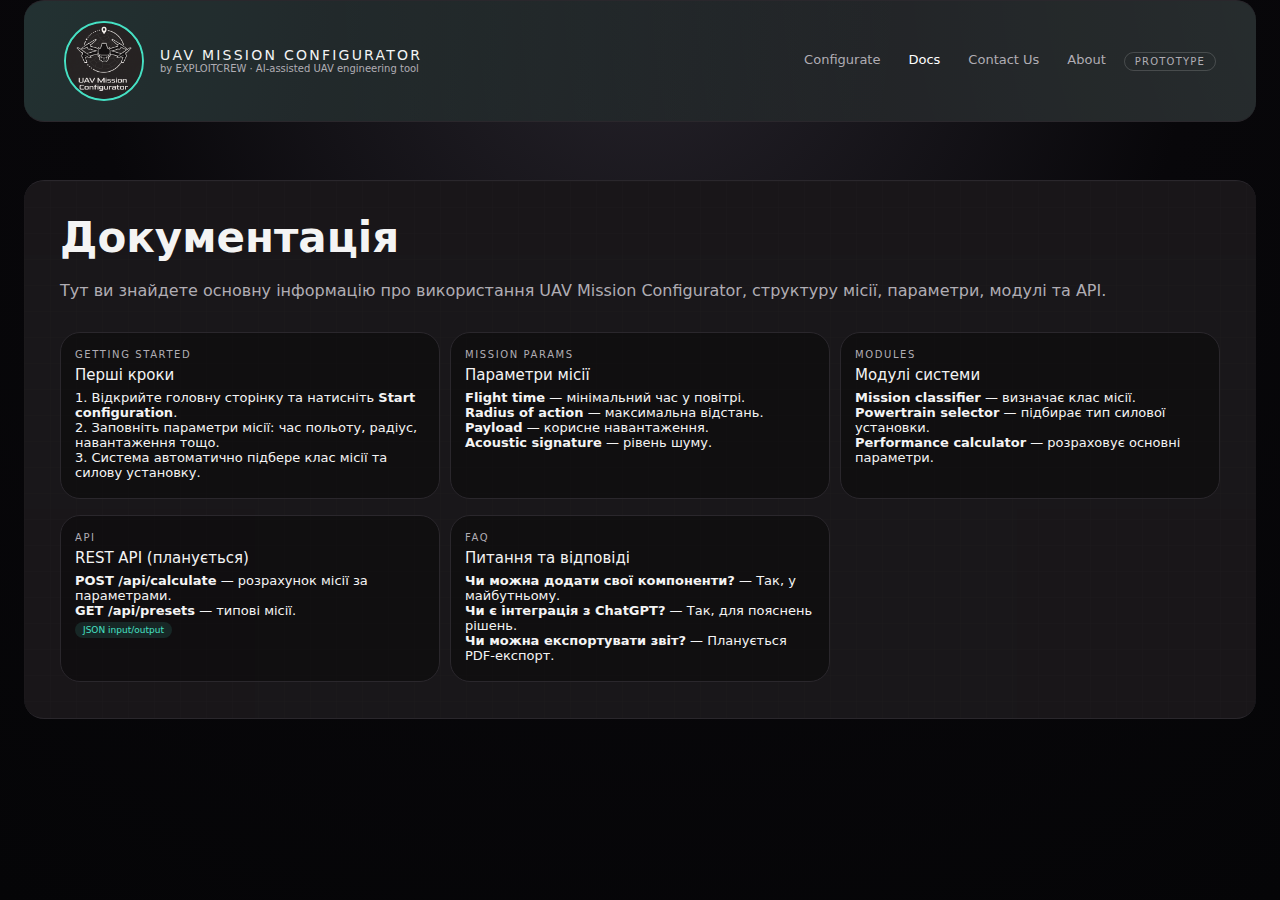
<file: frontend/public/docs.html>
<!DOCTYPE html>
<html lang="uk">
<head>
  <meta charset="UTF-8" />
  <title>Docs · UAV Mission Configurator</title>
  <link rel="stylesheet" href="styles.css">
</head>
<body>
  <div class="shell">
    <!-- HEADER -->
    <header>
      <div class="header-left">
        <a href="index.html" style="display: flex; align-items: center; gap: 1rem; text-decoration: none; cursor: pointer; color: inherit;">
          <div class="logo-circle">
            <img src="drone.png" alt="UAV Mission Configurator" style="width: 100%; height: 100%; object-fit: cover; border-radius: 50%;">
          </div>
          <div class="brand-block">
            <div class="brand-title">UAV Mission Configurator</div>
            <div class="brand-sub">by EXPLOITCREW · AI-assisted UAV engineering tool</div>
          </div>
        </a>
      </div>
      <div class="header-right">
        <nav>
          <a href="index.html">Configurate</a>
          <a href="docs.html" style="color:#fff;">Docs</a>
          <a href="contact.html">Contact Us</a>
          <a href="about.html">About</a>
        </nav>
        <div class="pill-beta">Prototype</div>
      </div>
    </header>

    <!-- MAIN: DOCS -->
    <main style="margin-top:18px; display:block;">
      <section class="panel">
        <div class="panel-inner">
          <h1 class="hero-title">Документація</h1>
          <p class="hero-sub">
            Тут ви знайдете основну інформацію про використання UAV Mission Configurator, структуру місії, параметри, модулі та API.
          </p>

          <div class="cards" style="margin-top:10px;">
            <div class="card">
              <div class="card-label">Getting started</div>
              <div class="card-title">Перші кроки</div>
              <p>
                1. Відкрийте головну сторінку та натисніть <b>Start configuration</b>.<br>
                2. Заповніть параметри місії: час польоту, радіус, навантаження тощо.<br>
                3. Система автоматично підбере клас місії та силову установку.
              </p>
            </div>
            <div class="card">
              <div class="card-label">Mission params</div>
              <div class="card-title">Параметри місії</div>
              <p>
                <b>Flight time</b> — мінімальний час у повітрі.<br>
                <b>Radius of action</b> — максимальна відстань.<br>
                <b>Payload</b> — корисне навантаження.<br>
                <b>Acoustic signature</b> — рівень шуму.
              </p>
            </div>
            <div class="card">
              <div class="card-label">Modules</div>
              <div class="card-title">Модулі системи</div>
              <p>
                <b>Mission classifier</b> — визначає клас місії.<br>
                <b>Powertrain selector</b> — підбирає тип силової установки.<br>
                <b>Performance calculator</b> — розраховує основні параметри.
              </p>
            </div>
          </div>

          <div class="cards" style="margin-top:16px;">
            <div class="card">
              <div class="card-label">API</div>
              <div class="card-title">REST API (планується)</div>
              <p>
                <b>POST /api/calculate</b> — розрахунок місії за параметрами.<br>
                <b>GET /api/presets</b> — типові місії.<br>
                <span class="pill-tag">JSON input/output</span>
              </p>
            </div>
            <div class="card">
              <div class="card-label">FAQ</div>
              <div class="card-title">Питання та відповіді</div>
              <p>
                <b>Чи можна додати свої компоненти?</b> — Так, у майбутньому.<br>
                <b>Чи є інтеграція з ChatGPT?</b> — Так, для пояснень рішень.<br>
                <b>Чи можна експортувати звіт?</b> — Планується PDF-експорт.
              </p>
            </div>
          </div>
        </div>
      </section>
    </main>
  </div>
</body>
</html>
</file>
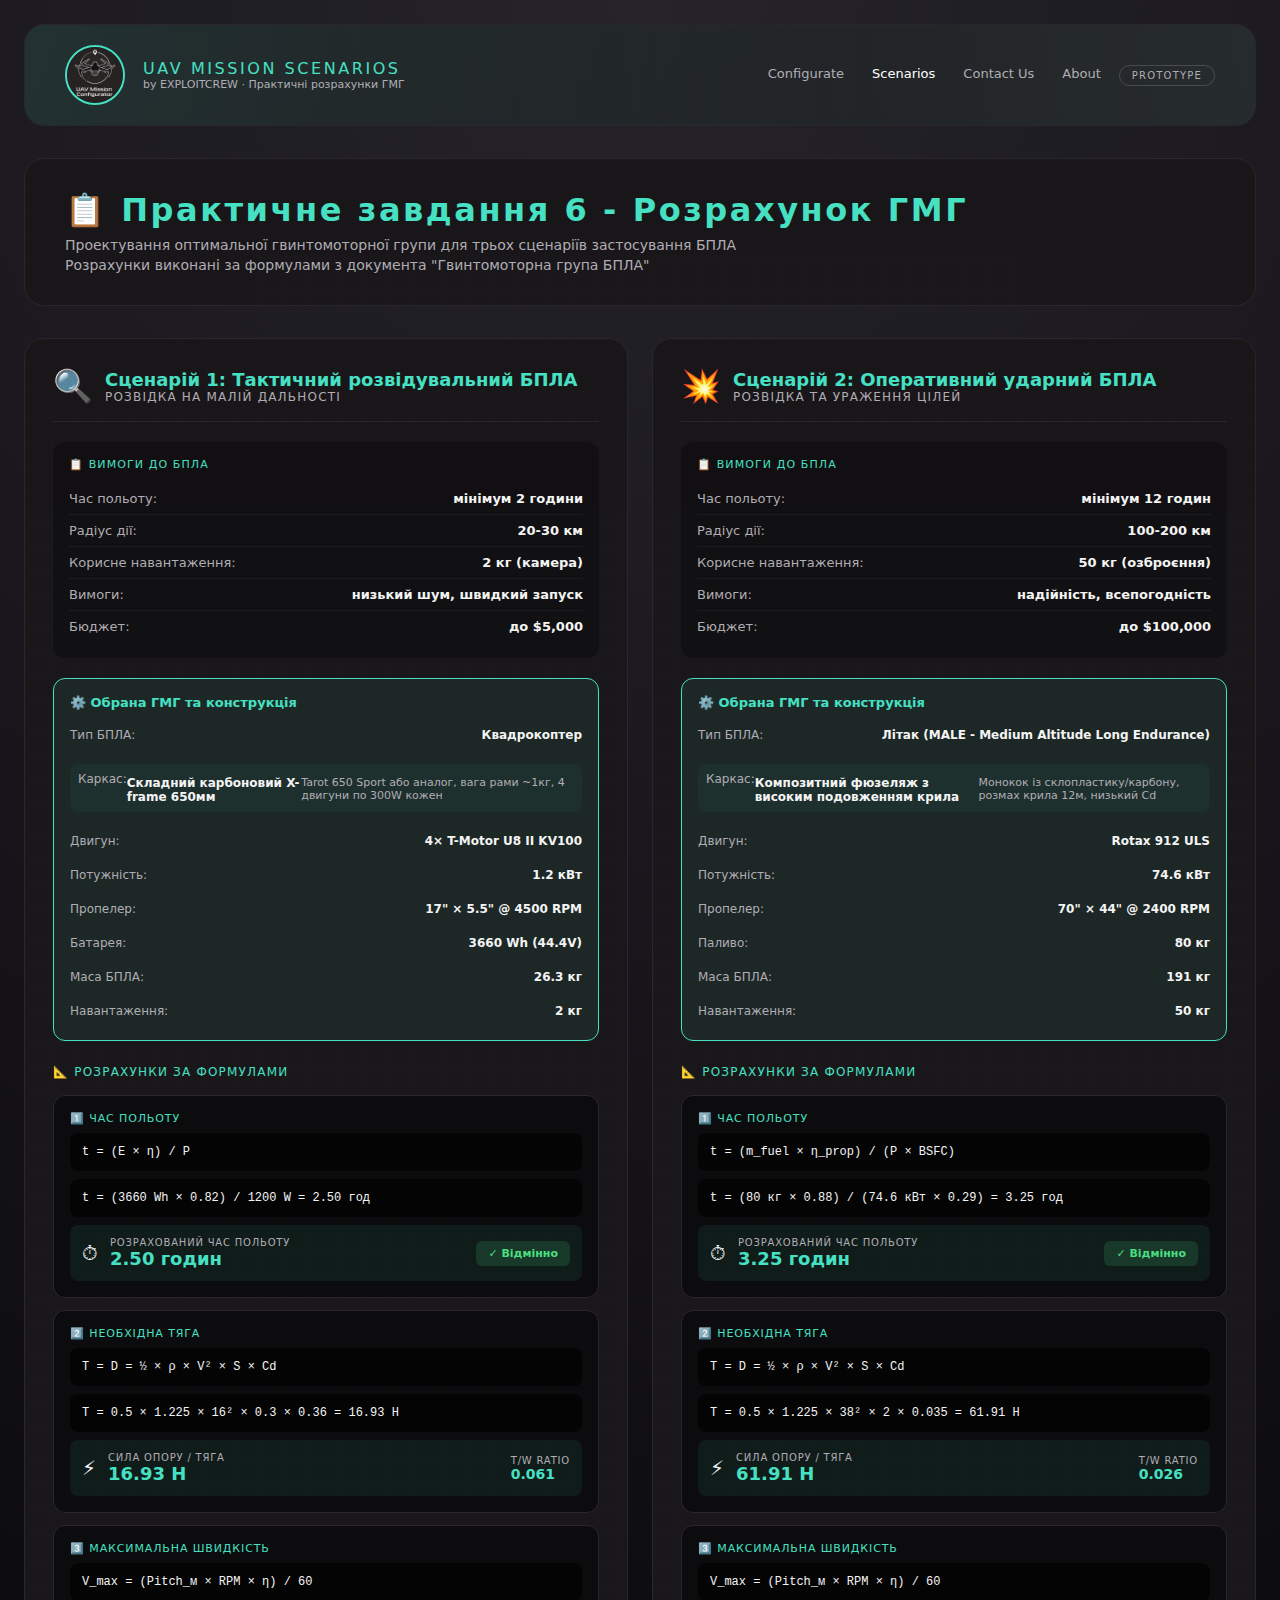
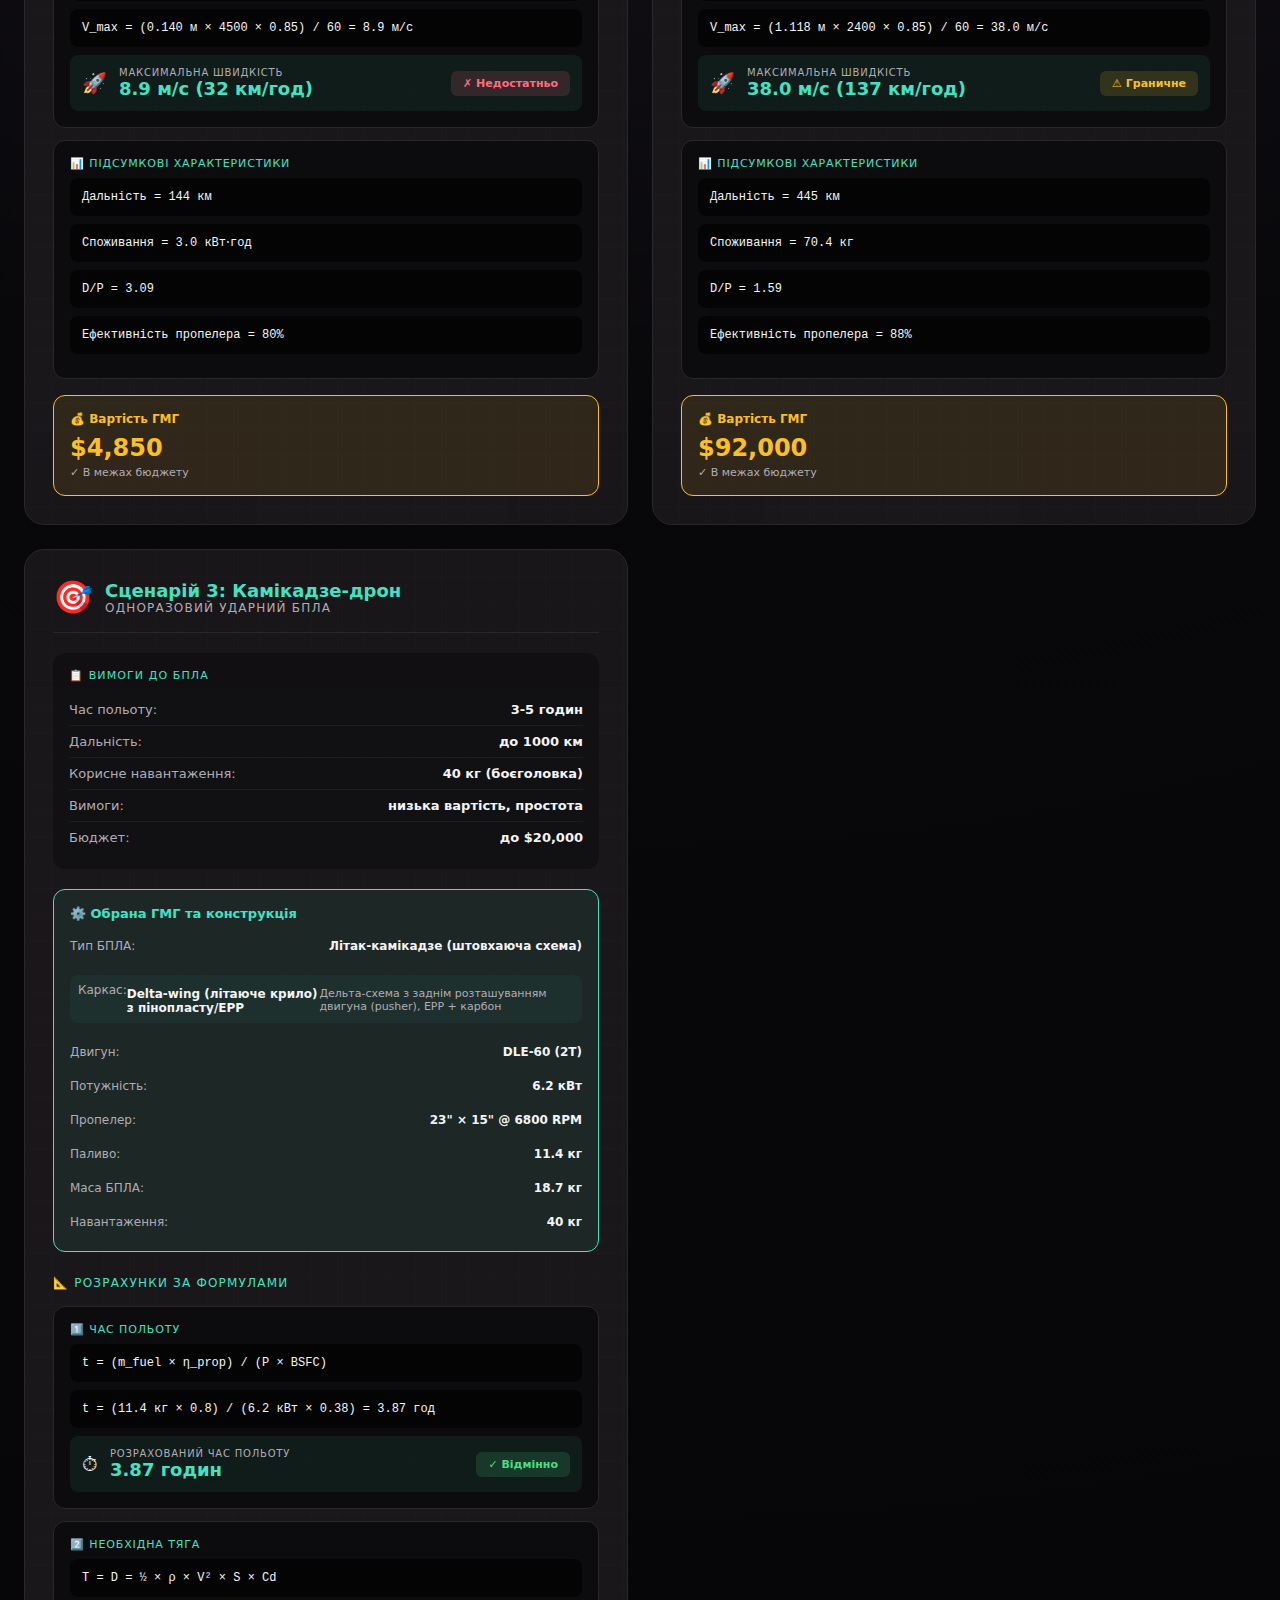
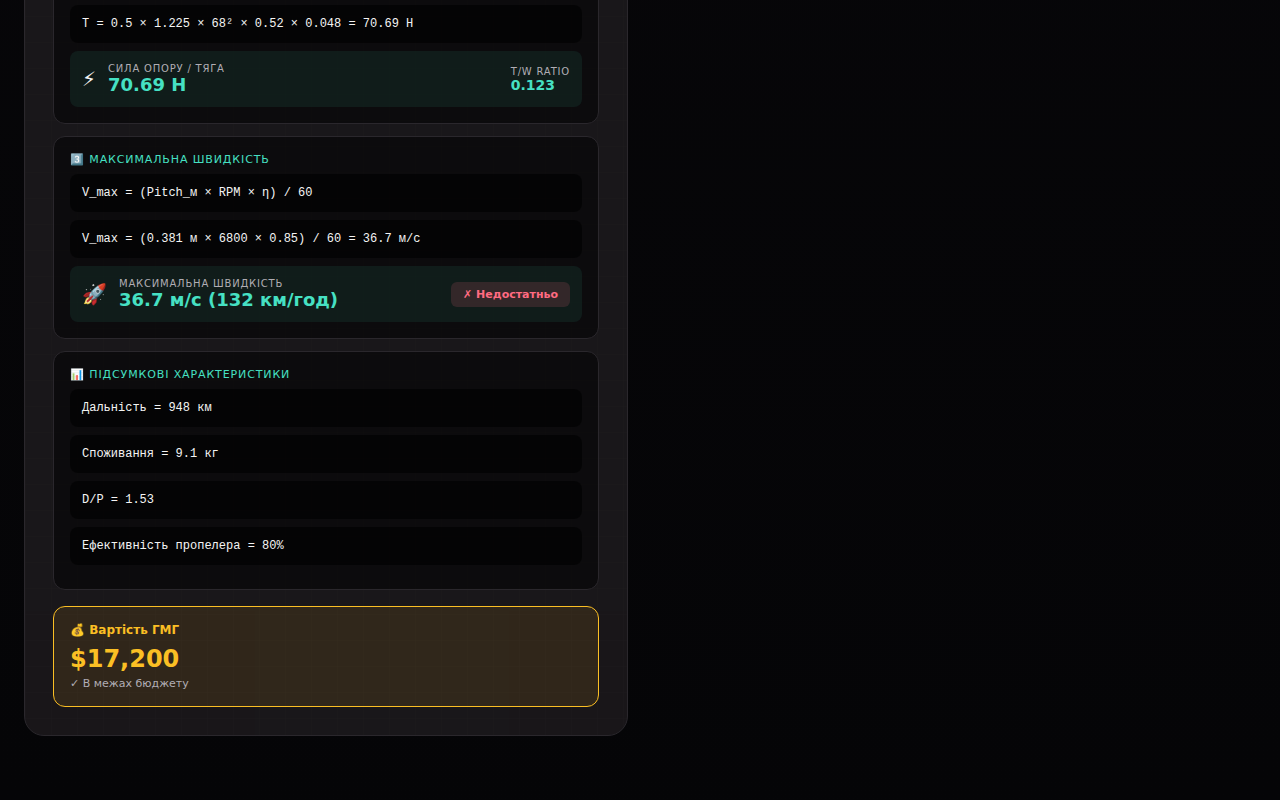
<file: frontend/public/scenarios.html>
<!DOCTYPE html>
<html lang="uk">
<head>
  <meta charset="UTF-8">
  <meta name="viewport" content="width=device-width, initial-scale=1.0">
  <title>UAV Mission Scenarios - Практичні розрахунки</title>
  <link rel="icon" type="image/x-icon" href="drone.ico">
  <style>
    :root {
      --bg-main: #121214;
      --bg-panel: #19171a;
      --bg-header: #1f1c20;
      --accent: #46e0c3;
      --accent-soft: rgba(70, 224, 195, 0.12);
      --text-main: #f4f4f4;
      --text-muted: #b0adb4;
      --danger: #ff6b81;
      --warning: #fbbf24;
      --success: #4ade80;
      --border-subtle: #2a272c;
      --radius-lg: 16px;
    }

    * {
      margin: 0;
      padding: 0;
      box-sizing: border-box;
    }

    body {
      font-family: system-ui, -apple-system, BlinkMacSystemFont, "Segoe UI", sans-serif;
      background: radial-gradient(circle at top, #26232b 0, #08070a 50%, #050507);
      color: var(--text-main);
      min-height: 100vh;
      padding: 24px;
    }

    .container {
      max-width: 1600px;
      margin: 0 auto;
    }

    /* HEADER */
    header {
      background: var(--bg-header);
      border-radius: 20px;
      border: 1px solid var(--border-subtle);
      padding: 20px 40px;
      margin-bottom: 32px;
      position: relative;
      overflow: hidden;
      display: flex;
      align-items: center;
      justify-content: space-between;
    }

    header::before {
      content: "";
      position: absolute;
      inset: -40%;
      background: radial-gradient(circle at 15% 0, rgba(70, 224, 195, 0.17), transparent 55%),
        radial-gradient(circle at 90% 0, rgba(130, 255, 220, 0.12), transparent 60%);
      opacity: 0.8;
      pointer-events: none;
    }

    .header-left,
    .header-right {
      position: relative;
      z-index: 1;
      display: flex;
      align-items: center;
      gap: 18px;
    }

    .header-content {
      display: flex;
      align-items: center;
      gap: 18px;
      text-decoration: none;
      color: inherit;
    }

    .logo-circle {
      width: 60px;
      height: 60px;
      border-radius: 50%;
      border: 2px solid var(--accent);
      display: flex;
      align-items: center;
      justify-content: center;
      overflow: hidden;
    }

    .logo-circle img {
      width: 100%;
      height: 100%;
      object-fit: cover;
      border-radius: 50%;
    }

    .brand-block {
      display: flex;
      flex-direction: column;
      line-height: 1.2;
    }

    .brand-title {
      font-size: 16px;
      letter-spacing: 0.16em;
      text-transform: uppercase;
      color: var(--accent);
    }

    .brand-sub {
      font-size: 11px;
      color: var(--text-muted);
    }

    nav {
      display: flex;
      gap: 28px;
      font-size: 13px;
    }

    nav a {
      color: var(--text-muted);
      text-decoration: none;
      position: relative;
      padding-bottom: 3px;
    }

    nav a::after {
      content: "";
      position: absolute;
      left: 0;
      bottom: 0;
      width: 0;
      height: 1px;
      background: var(--accent);
      transition: width 0.2s ease-out;
    }

    nav a:hover {
      color: var(--text-main);
    }

    nav a:hover::after {
      width: 100%;
    }

    .pill-beta {
      position: relative;
      z-index: 1;
      font-size: 10px;
      border-radius: 999px;
      border: 1px solid rgba(255, 255, 255, 0.16);
      padding: 4px 12px;
      text-transform: uppercase;
      letter-spacing: 0.12em;
      color: var(--text-muted);
    }

    /* PAGE TITLE */
    .page-header {
      background: var(--bg-panel);
      border-radius: 20px;
      border: 1px solid var(--border-subtle);
      padding: 32px 40px;
      margin-bottom: 32px;
      position: relative;
      overflow: hidden;
    }

    .page-header::before {
      content: "";
      position: absolute;
      inset: 0;
      background-image: linear-gradient(rgba(255, 255, 255, 0.02) 1px, transparent 1px),
        linear-gradient(90deg, rgba(255, 255, 255, 0.02) 1px, transparent 1px);
      background-size: 26px 26px;
      opacity: 0.4;
      pointer-events: none;
    }

    .page-header-content {
      position: relative;
      z-index: 1;
    }

    .page-title {
      font-size: 32px;
      margin-bottom: 8px;
      color: var(--accent);
      letter-spacing: 0.08em;
    }

    .page-subtitle {
      color: var(--text-muted);
      font-size: 14px;
      margin-top: 8px;
    }

    /* SCENARIOS GRID */
    .scenarios-grid {
      display: grid;
      grid-template-columns: repeat(auto-fit, minmax(500px, 1fr));
      gap: 24px;
      margin-bottom: 40px;
    }

    .scenario-card {
      background: var(--bg-panel);
      border-radius: 20px;
      border: 1px solid var(--border-subtle);
      padding: 28px;
      position: relative;
      overflow: hidden;
    }

    .scenario-card::before {
      content: "";
      position: absolute;
      inset: 0;
      background-image: linear-gradient(rgba(255, 255, 255, 0.02) 1px, transparent 1px),
        linear-gradient(90deg, rgba(255, 255, 255, 0.02) 1px, transparent 1px);
      background-size: 26px 26px;
      opacity: 0.4;
      pointer-events: none;
    }

    .scenario-content {
      position: relative;
      z-index: 1;
    }

    .scenario-header {
      display: flex;
      align-items: center;
      gap: 12px;
      margin-bottom: 20px;
      padding-bottom: 16px;
      border-bottom: 1px solid var(--border-subtle);
    }

    .scenario-icon {
      font-size: 32px;
    }

    .scenario-title {
      font-size: 18px;
      color: var(--accent);
      font-weight: 600;
    }

    .scenario-subtitle {
      font-size: 12px;
      color: var(--text-muted);
      text-transform: uppercase;
      letter-spacing: 0.1em;
    }

    .requirements-section {
      background: rgba(0, 0, 0, 0.3);
      border-radius: 12px;
      padding: 16px;
      margin-bottom: 20px;
    }

    .requirements-title {
      font-size: 11px;
      text-transform: uppercase;
      letter-spacing: 0.1em;
      color: var(--accent);
      margin-bottom: 12px;
    }

    .requirement-item {
      display: flex;
      justify-content: space-between;
      padding: 8px 0;
      font-size: 13px;
      border-bottom: 1px solid rgba(255, 255, 255, 0.05);
    }

    .requirement-item:last-child {
      border-bottom: none;
    }

    .requirement-label {
      color: var(--text-muted);
    }

    .requirement-value {
      color: var(--text-main);
      font-weight: 600;
    }

    .gmg-solution {
      background: rgba(70, 224, 195, 0.08);
      border: 1px solid var(--accent);
      border-radius: 12px;
      padding: 16px;
      margin-bottom: 20px;
    }

    .solution-title {
      font-size: 13px;
      color: var(--accent);
      font-weight: 600;
      margin-bottom: 12px;
      display: flex;
      align-items: center;
      gap: 8px;
    }

    .solution-specs {
      display: grid;
      gap: 8px;
    }

    .spec-item {
      display: flex;
      justify-content: space-between;
      font-size: 12px;
      padding: 6px 0;
    }

    .spec-label {
      color: var(--text-muted);
    }

    .spec-value {
      color: var(--text-main);
      font-weight: 600;
    }

    .calculations-section {
      margin-top: 24px;
    }

    .calc-title {
      font-size: 12px;
      text-transform: uppercase;
      letter-spacing: 0.1em;
      color: var(--accent);
      margin-bottom: 16px;
      display: flex;
      align-items: center;
      gap: 8px;
    }

    .calc-card {
      background: rgba(0, 0, 0, 0.5);
      border: 1px solid var(--border-subtle);
      border-radius: 12px;
      padding: 16px;
      margin-bottom: 12px;
    }

    .calc-header {
      font-size: 11px;
      color: var(--accent);
      margin-bottom: 8px;
      text-transform: uppercase;
      letter-spacing: 0.08em;
    }

    .calc-formula {
      font-family: 'Courier New', monospace;
      font-size: 12px;
      color: var(--text-main);
      background: rgba(0, 0, 0, 0.6);
      padding: 10px 12px;
      border-radius: 8px;
      margin-bottom: 8px;
      overflow-x: auto;
      line-height: 1.5;
    }

    .calc-result {
      display: flex;
      align-items: center;
      gap: 12px;
      padding: 12px;
      background: rgba(70, 224, 195, 0.08);
      border-radius: 8px;
      margin-top: 8px;
    }

    .result-icon {
      font-size: 20px;
    }

    .result-text {
      flex: 1;
    }

    .result-label {
      font-size: 10px;
      color: var(--text-muted);
      text-transform: uppercase;
      letter-spacing: 0.08em;
    }

    .result-value {
      font-size: 18px;
      color: var(--accent);
      font-weight: 600;
    }

    .status-badge {
      padding: 6px 12px;
      border-radius: 6px;
      font-size: 11px;
      font-weight: 600;
      display: inline-flex;
      align-items: center;
      gap: 6px;
    }

    .status-badge.success {
      background: rgba(74, 222, 128, 0.15);
      color: var(--success);
    }

    .status-badge.warning {
      background: rgba(251, 191, 36, 0.15);
      color: var(--warning);
    }

    .status-badge.error {
      background: rgba(255, 107, 129, 0.15);
      color: var(--danger);
    }

    .analysis-section {
      background: rgba(0, 0, 0, 0.3);
      border-radius: 12px;
      padding: 16px;
      margin-top: 20px;
    }

    .analysis-title {
      font-size: 12px;
      color: var(--accent);
      font-weight: 600;
      margin-bottom: 12px;
    }

    .analysis-text {
      font-size: 12px;
      line-height: 1.7;
      color: var(--text-muted);
    }

    .cost-section {
      background: rgba(251, 191, 36, 0.1);
      border: 1px solid var(--warning);
      border-radius: 12px;
      padding: 16px;
      margin-top: 16px;
    }

    .cost-title {
      font-size: 12px;
      color: var(--warning);
      font-weight: 600;
      margin-bottom: 8px;
    }

    .cost-value {
      font-size: 24px;
      color: var(--warning);
      font-weight: 700;
    }

    @media (max-width: 1200px) {
      .scenarios-grid {
        grid-template-columns: 1fr;
      }
    }

    @media (max-width: 640px) {
      header {
        flex-direction: column;
        align-items: flex-start;
        gap: 12px;
      }
      
      .header-right {
        width: 100%;
        justify-content: space-between;
      }
      
      nav {
        gap: 16px;
      }
    }
  </style>
</head>
<body>
  <div class="container">
    <header>
      <div class="header-left">
        <a href="#" class="header-content">
          <div class="logo-circle">
            <img src="drone.png" alt="UAV">
          </div>
          <div class="brand-block">
            <div class="brand-title">UAV Mission Scenarios</div>
            <div class="brand-sub">by EXPLOITCREW · Практичні розрахунки ГМГ</div>
          </div>
        </a>
      </div>
      
      <div class="header-right">
        <nav>
          <a href="index.html">Configurate</a>
          <a href="scenarios.html" style="color:#fff;">Scenarios</a>
          <a href="contact.html">Contact Us</a>
          <a href="about.html">About</a>
        </nav>
        <div class="pill-beta">Prototype</div>
      </div>
    </header>

    <div class="page-header">
      <div class="page-header-content">
        <h1 class="page-title">📋 Практичне завдання 6 - Розрахунок ГМГ</h1>
        <p class="page-subtitle">Проектування оптимальної гвинтомоторної групи для трьох сценаріїв застосування БПЛА</p>
        <p class="page-subtitle" style="margin-top: 4px;">Розрахунки виконані за формулами з документа "Гвинтомоторна група БПЛА"</p>
      </div>
    </div>

    <div class="scenarios-grid" id="scenariosContainer">
      <!-- Scenarios will be inserted here by JavaScript -->
    </div>
  </div>

  <script>
    const scenarios = [
      {
        id: 'tactical',
        icon: '🔍',
        title: 'Сценарій 1: Тактичний розвідувальний БПЛА',
        subtitle: 'Розвідка на малій дальності',
        requirements: {
          'Час польоту': 'мінімум 2 години',
          'Радіус дії': '20-30 км',
          'Корисне навантаження': '2 кг (камера)',
          'Вимоги': 'низький шум, швидкий запуск',
          'Бюджет': 'до $5,000'
        },
        solution: {
          engineType: 'electric',
          engineName: '4× T-Motor U8 II KV100',
          uavType: 'Квадрокоптер',
          frame: 'Складний карбоновий X-frame 650мм',
          frameDetails: 'Tarot 650 Sport або аналог, вага рами ~1кг, 4 двигуни по 300W кожен',
          power: 1.2,
          battery: 3660,
          voltage: 44.4,
          propDiameter: 17,
          propPitch: 5.5,
          rpm: 4500,
          weight: 26.3,
          payload: 2,
          speed: 16,
          area: 0.30,
          cd: 0.36,
          cost: 4850
        }
      },
      {
        id: 'operational',
        icon: '💥',
        title: 'Сценарій 2: Оперативний ударний БПЛА',
        subtitle: 'Розвідка та ураження цілей',
        requirements: {
          'Час польоту': 'мінімум 12 годин',
          'Радіус дії': '100-200 км',
          'Корисне навантаження': '50 кг (озброєння)',
          'Вимоги': 'надійність, всепогодність',
          'Бюджет': 'до $100,000'
        },
        solution: {
          engineType: '4stroke',
          engineName: 'Rotax 912 ULS',
          uavType: 'Літак (MALE - Medium Altitude Long Endurance)',
          frame: 'Композитний фюзеляж з високим подовженням крила',
          frameDetails: 'Монокок із склопластику/карбону, розмах крила 12м, низький Cd',
          power: 74.6,
          fuel: 80,
          propDiameter: 70,
          propPitch: 44,
          rpm: 2400,
          weight: 191,
          payload: 50,
          speed: 38,
          area: 2.0,
          cd: 0.035,
          cost: 92000
        }
      },
      {
        id: 'kamikaze',
        icon: '🎯',
        title: 'Сценарій 3: Камікадзе-дрон',
        subtitle: 'Одноразовий ударний БПЛА',
        requirements: {
          'Час польоту': '3-5 годин',
          'Дальність': 'до 1000 км',
          'Корисне навантаження': '40 кг (боєголовка)',
          'Вимоги': 'низька вартість, простота',
          'Бюджет': 'до $20,000'
        },
        solution: {
          engineType: '2stroke',
          engineName: 'DLE-60 (2T)',
          uavType: 'Літак-камікадзе (штовхаюча схема)',
          frame: 'Delta-wing (літаюче крило) з пінопласту/EPP',
          frameDetails: 'Дельта-схема з заднім розташуванням двигуна (pusher), EPP + карбон',
          power: 6.2,
          fuel: 11.4,
          propDiameter: 23,
          propPitch: 15,
          rpm: 6800,
          weight: 18.7,
          payload: 40,
          speed: 68,
          area: 0.52,
          cd: 0.048,
          cost: 17200
        }
      }
    ];

    function calculateGMG(solution) {
      const isElectric = solution.engineType === 'electric';
      
      let efficiency, propEfficiency;
      
      if (isElectric) {
        efficiency = 0.82;
      } else {
        efficiency = 0.75;
      }
      
      if (solution.propDiameter < 12) {
        propEfficiency = 0.70;
      } else if (solution.propDiameter < 24) {
        propEfficiency = 0.80;
      } else {
        propEfficiency = 0.88;
      }
      
      const bsfc = solution.engineType === '2stroke' ? 0.38 : 0.29;
      const rho = 1.225;
      const g = 9.81;

      let flightTime, flightTimeFormula, flightTimeCalc;
      
      if (isElectric) {
        flightTime = (solution.battery * efficiency) / (solution.power * 1000);
        flightTimeFormula = `t = (E × η) / P`;
        flightTimeCalc = `t = (${solution.battery} Wh × ${efficiency}) / ${(solution.power * 1000).toFixed(0)} W = ${flightTime.toFixed(2)} год`;
      } else {
        flightTime = (solution.fuel * propEfficiency) / (solution.power * bsfc);
        flightTimeFormula = `t = (m_fuel × η_prop) / (P × BSFC)`;
        flightTimeCalc = `t = (${solution.fuel} кг × ${propEfficiency}) / (${solution.power} кВт × ${bsfc}) = ${flightTime.toFixed(2)} год`;
      }

      const dragForce = 0.5 * rho * Math.pow(solution.speed, 2) * solution.area * solution.cd;
      const thrustFormula = `T = D = ½ × ρ × V² × S × Cd`;
      const thrustCalc = `T = 0.5 × ${rho} × ${solution.speed}² × ${solution.area} × ${solution.cd} = ${dragForce.toFixed(2)} Н`;

      const pitchMeters = solution.propPitch * 0.0254;
      const slipFactor = 0.85;
      const maxSpeed = (pitchMeters * solution.rpm * slipFactor) / 60;
      const speedFormula = `V_max = (Pitch_м × RPM × η) / 60`;
      const speedCalc = `V_max = (${pitchMeters.toFixed(3)} м × ${solution.rpm} × ${slipFactor}) / 60 = ${maxSpeed.toFixed(1)} м/с`;

      const totalWeight = solution.weight + solution.payload;
      const totalWeightNewtons = totalWeight * g;
      const thrustToWeight = dragForce / totalWeightNewtons;
      const range = flightTime * solution.speed * 3.6;
      const diameterToPitch = solution.propDiameter / solution.propPitch;

      let consumption, consumptionUnit;
      if (isElectric) {
        consumption = (solution.power * 1000 * flightTime) / 1000;
        consumptionUnit = 'кВт⋅год';
      } else {
        consumption = solution.power * bsfc * flightTime;
        consumptionUnit = 'кг';
      }

      return {
        flightTime, flightTimeFormula, flightTimeCalc,
        dragForce, thrustFormula, thrustCalc,
        maxSpeed, speedFormula, speedCalc,
        totalWeight, totalWeightNewtons, thrustToWeight,
        range, diameterToPitch, propEfficiency,
        consumption, consumptionUnit, efficiency, bsfc, isElectric
      };
    }

    function getStatusBadge(value, min, good, labelGood, labelWarning, labelBad) {
      if (value >= good) {
        return `<span class="status-badge success">✓ ${labelGood}</span>`;
      } else if (value >= min) {
        return `<span class="status-badge warning">⚠ ${labelWarning}</span>`;
      } else {
        return `<span class="status-badge error">✗ ${labelBad}</span>`;
      }
    }

    function renderScenario(scenario) {
      const calc = calculateGMG(scenario.solution);

      return `
        <div class="scenario-card">
          <div class="scenario-content">
            <div class="scenario-header">
              <div class="scenario-icon">${scenario.icon}</div>
              <div>
                <div class="scenario-title">${scenario.title}</div>
                <div class="scenario-subtitle">${scenario.subtitle}</div>
              </div>
            </div>

            <div class="requirements-section">
              <div class="requirements-title">📋 Вимоги до БПЛА</div>
              ${Object.entries(scenario.requirements).map(([key, value]) => `
                <div class="requirement-item">
                  <span class="requirement-label">${key}:</span>
                  <span class="requirement-value">${value}</span>
                </div>
              `).join('')}
            </div>

            <div class="gmg-solution">
              <div class="solution-title">⚙️ Обрана ГМГ та конструкція</div>
              <div class="solution-specs">
                <div class="spec-item">
                  <span class="spec-label">Тип БПЛА:</span>
                  <span class="spec-value">${scenario.solution.uavType}</span>
                </div>
                <div class="spec-item" style="grid-column: 1/-1; padding: 8px; background: rgba(70, 224, 195, 0.05); border-radius: 8px; margin: 8px 0;">
                  <span class="spec-label">Каркас:</span>
                  <span class="spec-value" style="display: block; margin-top: 4px;">${scenario.solution.frame}</span>
                  <span style="font-size: 11px; color: var(--text-muted); display: block; margin-top: 4px;">${scenario.solution.frameDetails}</span>
                </div>
                <div class="spec-item">
                  <span class="spec-label">Двигун:</span>
                  <span class="spec-value">${scenario.solution.engineName}</span>
                </div>
                <div class="spec-item">
                  <span class="spec-label">Потужність:</span>
                  <span class="spec-value">${scenario.solution.power} кВт</span>
                </div>
                <div class="spec-item">
                  <span class="spec-label">Пропелер:</span>
                  <span class="spec-value">${scenario.solution.propDiameter}" × ${scenario.solution.propPitch}" @ ${scenario.solution.rpm} RPM</span>
                </div>
                ${calc.isElectric ? `
                  <div class="spec-item">
                    <span class="spec-label">Батарея:</span>
                    <span class="spec-value">${scenario.solution.battery} Wh (${scenario.solution.voltage}V)</span>
                  </div>
                ` : `
                  <div class="spec-item">
                    <span class="spec-label">Паливо:</span>
                    <span class="spec-value">${scenario.solution.fuel} кг</span>
                  </div>
                `}
                <div class="spec-item">
                  <span class="spec-label">Маса БПЛА:</span>
                  <span class="spec-value">${scenario.solution.weight} кг</span>
                </div>
                <div class="spec-item">
                  <span class="spec-label">Навантаження:</span>
                  <span class="spec-value">${scenario.solution.payload} кг</span>
                </div>
              </div>
            </div>

            <div class="calculations-section">
              <div class="calc-title">📐 Розрахунки за формулами</div>

              <div class="calc-card">
                <div class="calc-header">1️⃣ Час польоту</div>
                <div class="calc-formula">${calc.flightTimeFormula}</div>
                <div class="calc-formula">${calc.flightTimeCalc}</div>
                <div class="calc-result">
                  <div class="result-icon">⏱</div>
                  <div class="result-text">
                    <div class="result-label">Розрахований час польоту</div>
                    <div class="result-value">${calc.flightTime.toFixed(2)} годин</div>
                  </div>
                  ${getStatusBadge(calc.flightTime, 1, 2, 'Відмінно', 'Прийнятно', 'Недостатньо')}
                </div>
              </div>

              <div class="calc-card">
                <div class="calc-header">2️⃣ Необхідна тяга</div>
                <div class="calc-formula">${calc.thrustFormula}</div>
                <div class="calc-formula">${calc.thrustCalc}</div>
                <div class="calc-result">
                  <div class="result-icon">⚡</div>
                  <div class="result-text">
                    <div class="result-label">Сила опору / Тяга</div>
                    <div class="result-value">${calc.dragForce.toFixed(2)} Н</div>
                  </div>
                  <div>
                    <div class="result-label">T/W ratio</div>
                    <div class="result-value" style="font-size: 14px;">${calc.thrustToWeight.toFixed(3)}</div>
                  </div>
                </div>
              </div>

              <div class="calc-card">
                <div class="calc-header">3️⃣ Максимальна швидкість</div>
                <div class="calc-formula">${calc.speedFormula}</div>
                <div class="calc-formula">${calc.speedCalc}</div>
                <div class="calc-result">
                  <div class="result-icon">🚀</div>
                  <div class="result-text">
                    <div class="result-label">Максимальна швидкість</div>
                    <div class="result-value">${calc.maxSpeed.toFixed(1)} м/с (${(calc.maxSpeed * 3.6).toFixed(0)} км/год)</div>
                  </div>
                  ${getStatusBadge(calc.maxSpeed, scenario.solution.speed * 0.9, scenario.solution.speed * 1.1, 'Достатньо', 'Граничне', 'Недостатньо')}
                </div>
              </div>

              <div class="calc-card">
                <div class="calc-header">📊 Підсумкові характеристики</div>
                <div class="calc-formula">Дальність = ${calc.range.toFixed(0)} км</div>
                <div class="calc-formula">Споживання = ${calc.consumption.toFixed(1)} ${calc.consumptionUnit}</div>
                <div class="calc-formula">D/P = ${calc.diameterToPitch.toFixed(2)}</div>
                <div class="calc-formula">Ефективність пропелера = ${(calc.propEfficiency * 100).toFixed(0)}%</div>
              </div>
            </div>

            <div class="cost-section">
              <div class="cost-title">💰 Вартість ГМГ</div>
              <div class="cost-value">$${scenario.solution.cost.toLocaleString()}</div>
              <div style="font-size: 11px; margin-top: 4px; color: var(--text-muted);">
                ✓ В межах бюджету
              </div>
            </div>
          </div>
        </div>
      `;
    }

    document.getElementById('scenariosContainer').innerHTML = scenarios.map(renderScenario).join('');
  </script>
</body>
</html>
</file>
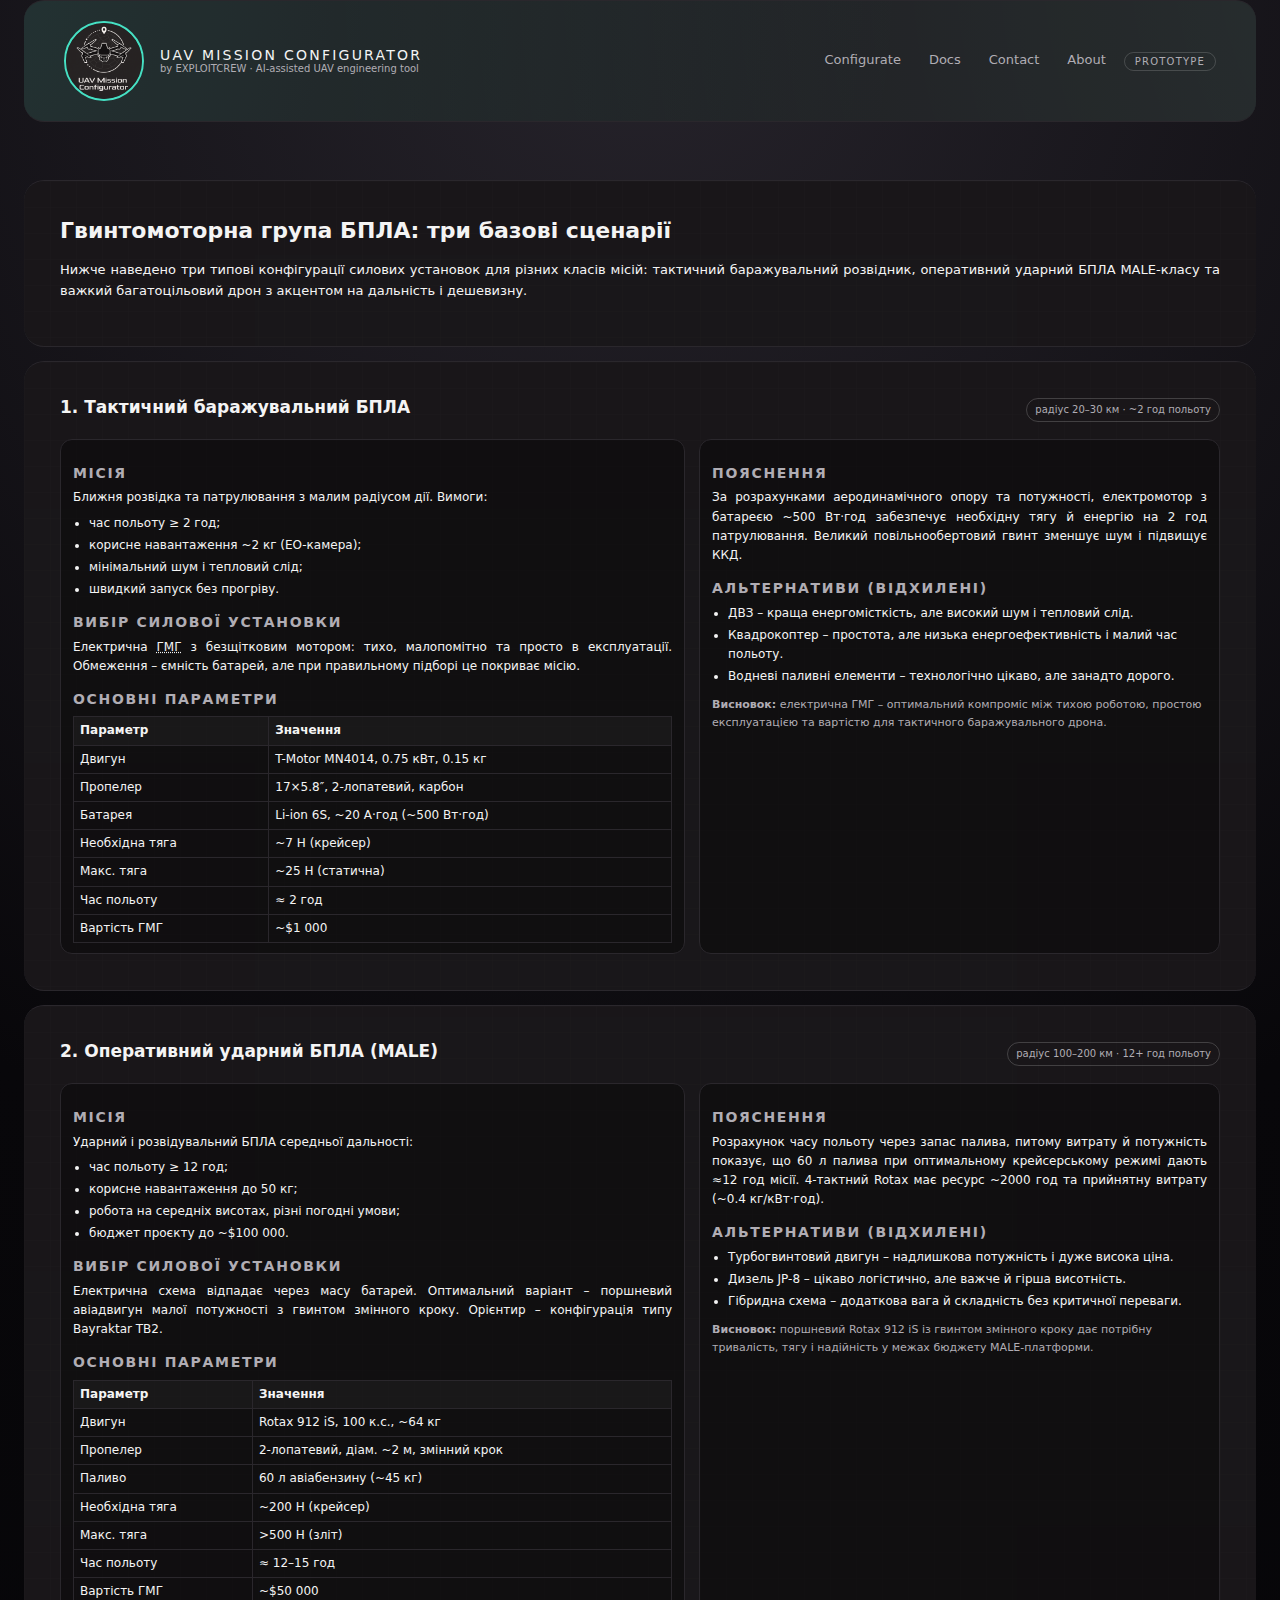
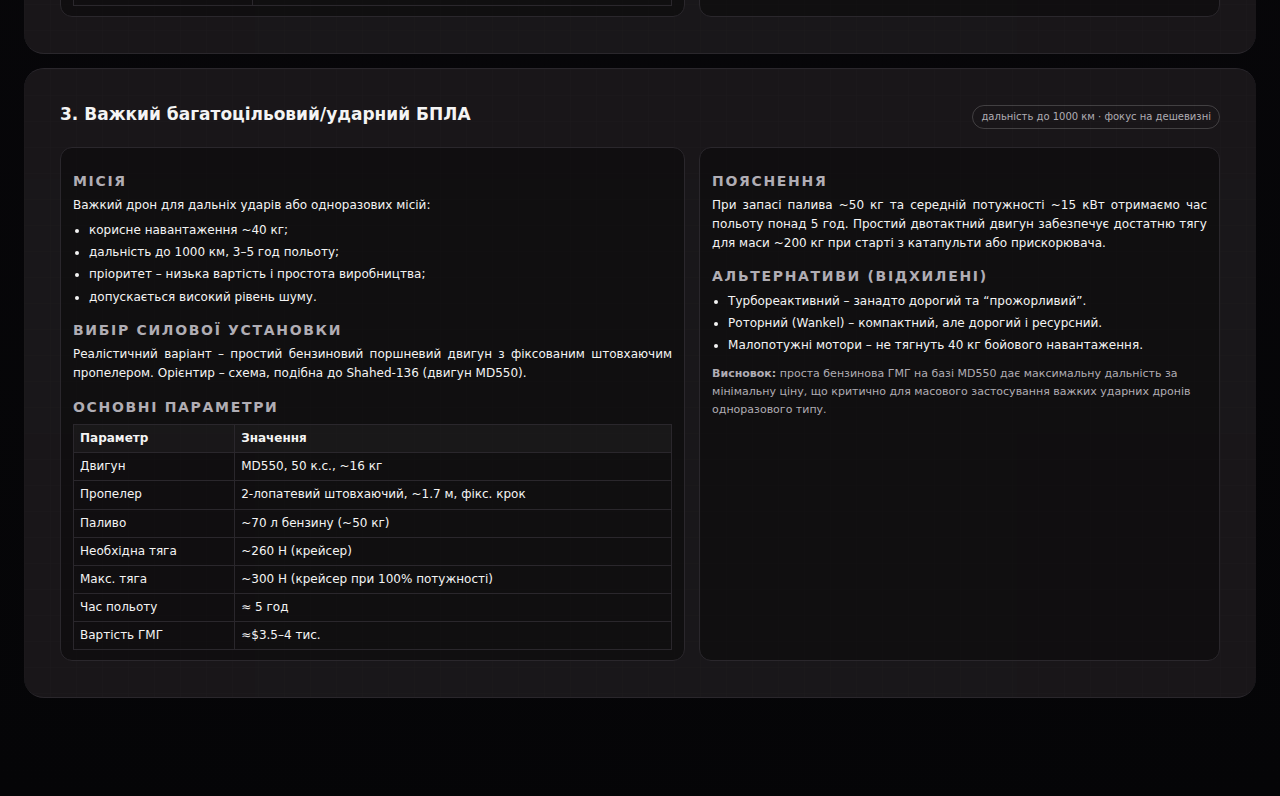
<file: frontend/public/template.html>
<!DOCTYPE html>
<html lang="uk">
<head>
  <meta charset="UTF-8" />

  <title>UAV Mission Configurator · Powertrain Scenarios</title>
  <link rel="icon" type="image/x-icon" href="drone.ico">
  <link rel="stylesheet" href="styles.css">

  <style>
    .doc-root {
      display: block;
      margin-top: 18px;
    }

    .doc-body {
      font-size: 13px;
      color: var(--text-main, #f4f4f4);
      line-height: 1.6;
    }

    .doc-body h1 {
      font-size: 22px;
      margin-bottom: 12px;
    }

    .doc-body h2 {
      font-size: 17px;
      margin-bottom: 8px;
    }

    .doc-body h3 {
      font-size: 14px;
      margin-top: 12px;
      margin-bottom: 4px;
      text-transform: uppercase;
      letter-spacing: 0.12em;
      color: var(--text-muted, #b0adb4);
    }

    .doc-body p {
      margin: 4px 0 8px;
      text-align: justify;
      color: var(--text-main, #f4f4f4);
    }

    .doc-body ul {
      margin: 4px 0 10px 18px;
      padding: 0;
    }

    .doc-body ul li {
      margin: 3px 0;
    }

    .scenario-header {
      display: flex;
      justify-content: space-between;
      align-items: baseline;
      gap: 8px;
      margin-bottom: 6px;
    }

    .scenario-tag {
      font-size: 10px;
      padding: 3px 8px;
      border-radius: 999px;
      border: 1px solid rgba(255, 255, 255, 0.18);
      color: var(--text-muted, #b0adb4);
      white-space: nowrap;
    }

    .scenario-grid {
      display: grid;
      grid-template-columns: minmax(0, 1.2fr) minmax(0, 1fr);
      gap: 14px;
      margin-top: 10px;
    }

    .scenario-col {
      border-radius: 12px;
      border: 1px solid var(--border-subtle, #2a272c);
      background: rgba(0, 0, 0, 0.35);
      padding: 10px 12px;
      font-size: 12px;
    }

    .scenario-col h4 {
      font-size: 12px;
      margin-bottom: 4px;
    }

    .scenario-col p {
      font-size: 12px;
      margin-bottom: 6px;
    }

    .scenario-col ul {
      font-size: 12px;
      margin-left: 16px;
    }

    .scenario-table {
      width: 100%;
      border-collapse: collapse;
      margin-top: 6px;
      font-size: 12px;
    }

    .scenario-table th,
    .scenario-table td {
      border: 1px solid var(--border-subtle, #2a272c);
      padding: 4px 6px;
      text-align: left;
    }

    .scenario-table thead th {
      background: rgba(255, 255, 255, 0.04);
    }

    .scenario-footer {
      margin-top: 8px;
      font-size: 11px;
      color: var(--text-muted, #b0adb4);
    }

    @media (max-width: 800px) {
      .scenario-grid {
        grid-template-columns: minmax(0, 1fr);
      }
    }
  </style>
</head>
<body>
  <div class="shell">
    <!-- HEADER -->
    <header>
      <div class="header-left">
        <a href="index.html" style="display: flex; align-items: center; gap: 1rem; text-decoration: none; cursor: pointer; color: inherit;">
          <div class="logo-circle">
            <img src="drone.png" alt="UAV Mission Configurator" style="width: 100%; height: 100%; object-fit: cover; border-radius: 50%;">
          </div>
          <div class="brand-block">
            <div class="brand-title">UAV Mission Configurator</div>
            <div class="brand-sub">by EXPLOITCREW · AI-assisted UAV engineering tool</div>
          </div>
        </a>
      </div>

      <div class="header-right">
        <nav>
          <a href="index.html">Configurate</a>
          <a href="docs.html">Docs</a>
          <a href="contact.html">Contact</a>
          <a href="about.html">About</a>
        </nav>
        <div class="pill-beta">PROTOTYPE</div>
      </div>
    </header>

    <!-- MAIN -->
    <main class="doc-root">
      <!-- PANEL: заголовок сторінки -->
      <section class="panel">
        <div class="panel-inner doc-body">
          <h1>Гвинтомоторна група БПЛА: три базові сценарії</h1>
          <p>
            Нижче наведено три типові конфігурації силових установок для різних класів місій:
            тактичний баражувальний розвідник, оперативний ударний БПЛА MALE-класу та важкий
            багатоцільовий дрон з акцентом на дальність і дешевизну.
          </p>
        </div>
      </section>

      <!-- SCENARIO 1 -->
      <section class="panel" id="scenario1" style="margin-top:14px;">
        <div class="panel-inner doc-body">
          <div class="scenario-header">
            <h2>1. Тактичний баражувальний БПЛА</h2>
            <div class="scenario-tag">радіус 20–30 км · ~2 год польоту</div>
          </div>

          <div class="scenario-grid">
            <!-- LEFT: Місія + вибір ГМГ -->
            <div class="scenario-col">
              <h3>Місія</h3>
              <p>
                Ближня розвідка та патрулювання з малим радіусом дії. Вимоги:
              </p>
              <ul>
                <li>час польоту ≥ 2 год;</li>
                <li>корисне навантаження ~2 кг (EO-камера);</li>
                <li>мінімальний шум і тепловий слід;</li>
                <li>швидкий запуск без прогріву.</li>
              </ul>

              <h3>Вибір силової установки</h3>
              <p>
                Електрична <abbr title="гвинтомоторна група">ГМГ</abbr> з безщітковим мотором:
                тихо, малопомітно та просто в експлуатації. Обмеження – ємність батарей,
                але при правильному підборі це покриває місію.
              </p>

              <h3>Основні параметри</h3>
              <table class="scenario-table">
                <thead>
                  <tr><th>Параметр</th><th>Значення</th></tr>
                </thead>
                <tbody>
                  <tr><td>Двигун</td><td>T-Motor MN4014, 0.75 кВт, 0.15 кг</td></tr>
                  <tr><td>Пропелер</td><td>17×5.8″, 2-лопатевий, карбон</td></tr>
                  <tr><td>Батарея</td><td>Li-ion 6S, ~20 А·год (~500 Вт·год)</td></tr>
                  <tr><td>Необхідна тяга</td><td>~7 Н (крейсер)</td></tr>
                  <tr><td>Макс. тяга</td><td>~25 Н (статична)</td></tr>
                  <tr><td>Час польоту</td><td>≈ 2 год</td></tr>
                  <tr><td>Вартість ГМГ</td><td>~$1 000</td></tr>
                </tbody>
              </table>
            </div>

            <!-- RIGHT: Пояснення + альтернативи -->
            <div class="scenario-col">
              <h3>Пояснення</h3>
              <p>
                За розрахунками аеродинамічного опору та потужності, електромотор
                з батареєю ~500 Вт·год забезпечує необхідну тягу й енергію на 2 год
                патрулювання. Великий повільнообертовий гвинт зменшує шум і підвищує ККД.
              </p>

              <h3>Альтернативи (відхилені)</h3>
              <ul>
                <li>ДВЗ – краща енергомісткість, але високий шум і тепловий слід.</li>
                <li>Квадрокоптер – простота, але низька енергоефективність і малий час польоту.</li>
                <li>Водневі паливні елементи – технологічно цікаво, але занадто дорого.</li>
              </ul>

              <div class="scenario-footer">
                <strong>Висновок:</strong> електрична ГМГ – оптимальний компроміс
                між тихою роботою, простою експлуатацією та вартістю для тактичного
                баражувального дрона.
              </div>
            </div>
          </div>
        </div>
      </section>

      <!-- SCENARIO 2 -->
      <section class="panel" id="scenario2" style="margin-top:14px;">
        <div class="panel-inner doc-body">
          <div class="scenario-header">
            <h2>2. Оперативний ударний БПЛА (MALE)</h2>
            <div class="scenario-tag">радіус 100–200 км · 12+ год польоту</div>
          </div>

          <div class="scenario-grid">
            <!-- LEFT -->
            <div class="scenario-col">
              <h3>Місія</h3>
              <p>
                Ударний і розвідувальний БПЛА середньої дальності:
              </p>
              <ul>
                <li>час польоту ≥ 12 год;</li>
                <li>корисне навантаження до 50 кг;</li>
                <li>робота на середніх висотах, різні погодні умови;</li>
                <li>бюджет проєкту до ~$100 000.</li>
              </ul>

              <h3>Вибір силової установки</h3>
              <p>
                Електрична схема відпадає через масу батарей. Оптимальний варіант –
                поршневий авіадвигун малої потужності з гвинтом змінного кроку.
                Орієнтир – конфігурація типу Bayraktar TB2.
              </p>

              <h3>Основні параметри</h3>
              <table class="scenario-table">
                <thead>
                  <tr><th>Параметр</th><th>Значення</th></tr>
                </thead>
                <tbody>
                  <tr><td>Двигун</td><td>Rotax 912 iS, 100 к.с., ~64 кг</td></tr>
                  <tr><td>Пропелер</td><td>2-лопатевий, діам. ~2 м, змінний крок</td></tr>
                  <tr><td>Паливо</td><td>60 л авіабензину (~45 кг)</td></tr>
                  <tr><td>Необхідна тяга</td><td>~200 Н (крейсер)</td></tr>
                  <tr><td>Макс. тяга</td><td>&gt;500 Н (зліт)</td></tr>
                  <tr><td>Час польоту</td><td>≈ 12–15 год</td></tr>
                  <tr><td>Вартість ГМГ</td><td>~$50 000</td></tr>
                </tbody>
              </table>
            </div>

            <!-- RIGHT -->
            <div class="scenario-col">
              <h3>Пояснення</h3>
              <p>
                Розрахунок часу польоту через запас палива, питому витрату й
                потужність показує, що 60 л палива при оптимальному крейсерському
                режимі дають ≈12 год місії. 4-тактний Rotax має ресурс ~2000 год
                та прийнятну витрату (~0.4 кг/кВт·год).
              </p>

              <h3>Альтернативи (відхилені)</h3>
              <ul>
                <li>Турбогвинтовий двигун – надлишкова потужність і дуже висока ціна.</li>
                <li>Дизель JP-8 – цікаво логістично, але важче й гірша висотність.</li>
                <li>Гібридна схема – додаткова вага й складність без критичної переваги.</li>
              </ul>

              <div class="scenario-footer">
                <strong>Висновок:</strong> поршневий Rotax 912 iS із гвинтом змінного кроку
                дає потрібну тривалість, тягу і надійність у межах бюджету MALE-платформи.
              </div>
            </div>
          </div>
        </div>
      </section>

      <!-- SCENARIO 3 -->
      <section class="panel" id="scenario3" style="margin-top:14px; margin-bottom:18px;">
        <div class="panel-inner doc-body">
          <div class="scenario-header">
            <h2>3. Важкий багатоцільовий/ударний БПЛА</h2>
            <div class="scenario-tag">дальність до 1000 км · фокус на дешевизні</div>
          </div>

          <div class="scenario-grid">
            <!-- LEFT -->
            <div class="scenario-col">
              <h3>Місія</h3>
              <p>
                Важкий дрон для дальніх ударів або одноразових місій:
              </p>
              <ul>
                <li>корисне навантаження ~40 кг;</li>
                <li>дальність до 1000 км, 3–5 год польоту;</li>
                <li>пріоритет – низька вартість і простота виробництва;</li>
                <li>допускається високий рівень шуму.</li>
              </ul>

              <h3>Вибір силової установки</h3>
              <p>
                Реалістичний варіант – простий бензиновий поршневий двигун з
                фіксованим штовхаючим пропелером. Орієнтир – схема, подібна
                до Shahed-136 (двигун MD550).
              </p>

              <h3>Основні параметри</h3>
              <table class="scenario-table">
                <thead>
                  <tr><th>Параметр</th><th>Значення</th></tr>
                </thead>
                <tbody>
                  <tr><td>Двигун</td><td>MD550, 50 к.с., ~16 кг</td></tr>
                  <tr><td>Пропелер</td><td>2-лопатевий штовхаючий, ~1.7 м, фікс. крок</td></tr>
                  <tr><td>Паливо</td><td>~70 л бензину (~50 кг)</td></tr>
                  <tr><td>Необхідна тяга</td><td>~260 Н (крейсер)</td></tr>
                  <tr><td>Макс. тяга</td><td>~300 Н (крейсер при 100% потужності)</td></tr>
                  <tr><td>Час польоту</td><td>≈ 5 год</td></tr>
                  <tr><td>Вартість ГМГ</td><td>≈$3.5–4 тис.</td></tr>
                </tbody>
              </table>
            </div>

            <!-- RIGHT -->
            <div class="scenario-col">
              <h3>Пояснення</h3>
              <p>
                При запасі палива ~50 кг та середній потужності ~15 кВт отримаємо
                час польоту понад 5 год. Простий двотактний двигун забезпечує
                достатню тягу для маси ~200 кг при старті з катапульти або
                прискорювача.
              </p>

              <h3>Альтернативи (відхилені)</h3>
              <ul>
                <li>Турбореактивний – занадто дорогий та “прожорливий”.</li>
                <li>Роторний (Wankel) – компактний, але дорогий і ресурсний.</li>
                <li>Малопотужні мотори – не тягнуть 40 кг бойового навантаження.</li>
              </ul>

              <div class="scenario-footer">
                <strong>Висновок:</strong> проста бензинова ГМГ на базі MD550 дає
                максимальну дальність за мінімальну ціну, що критично для масового
                застосування важких ударних дронів одноразового типу.
              </div>
            </div>
          </div>
        </div>
      </section>
    </main>
  </div>
</body>
</html>
</file>
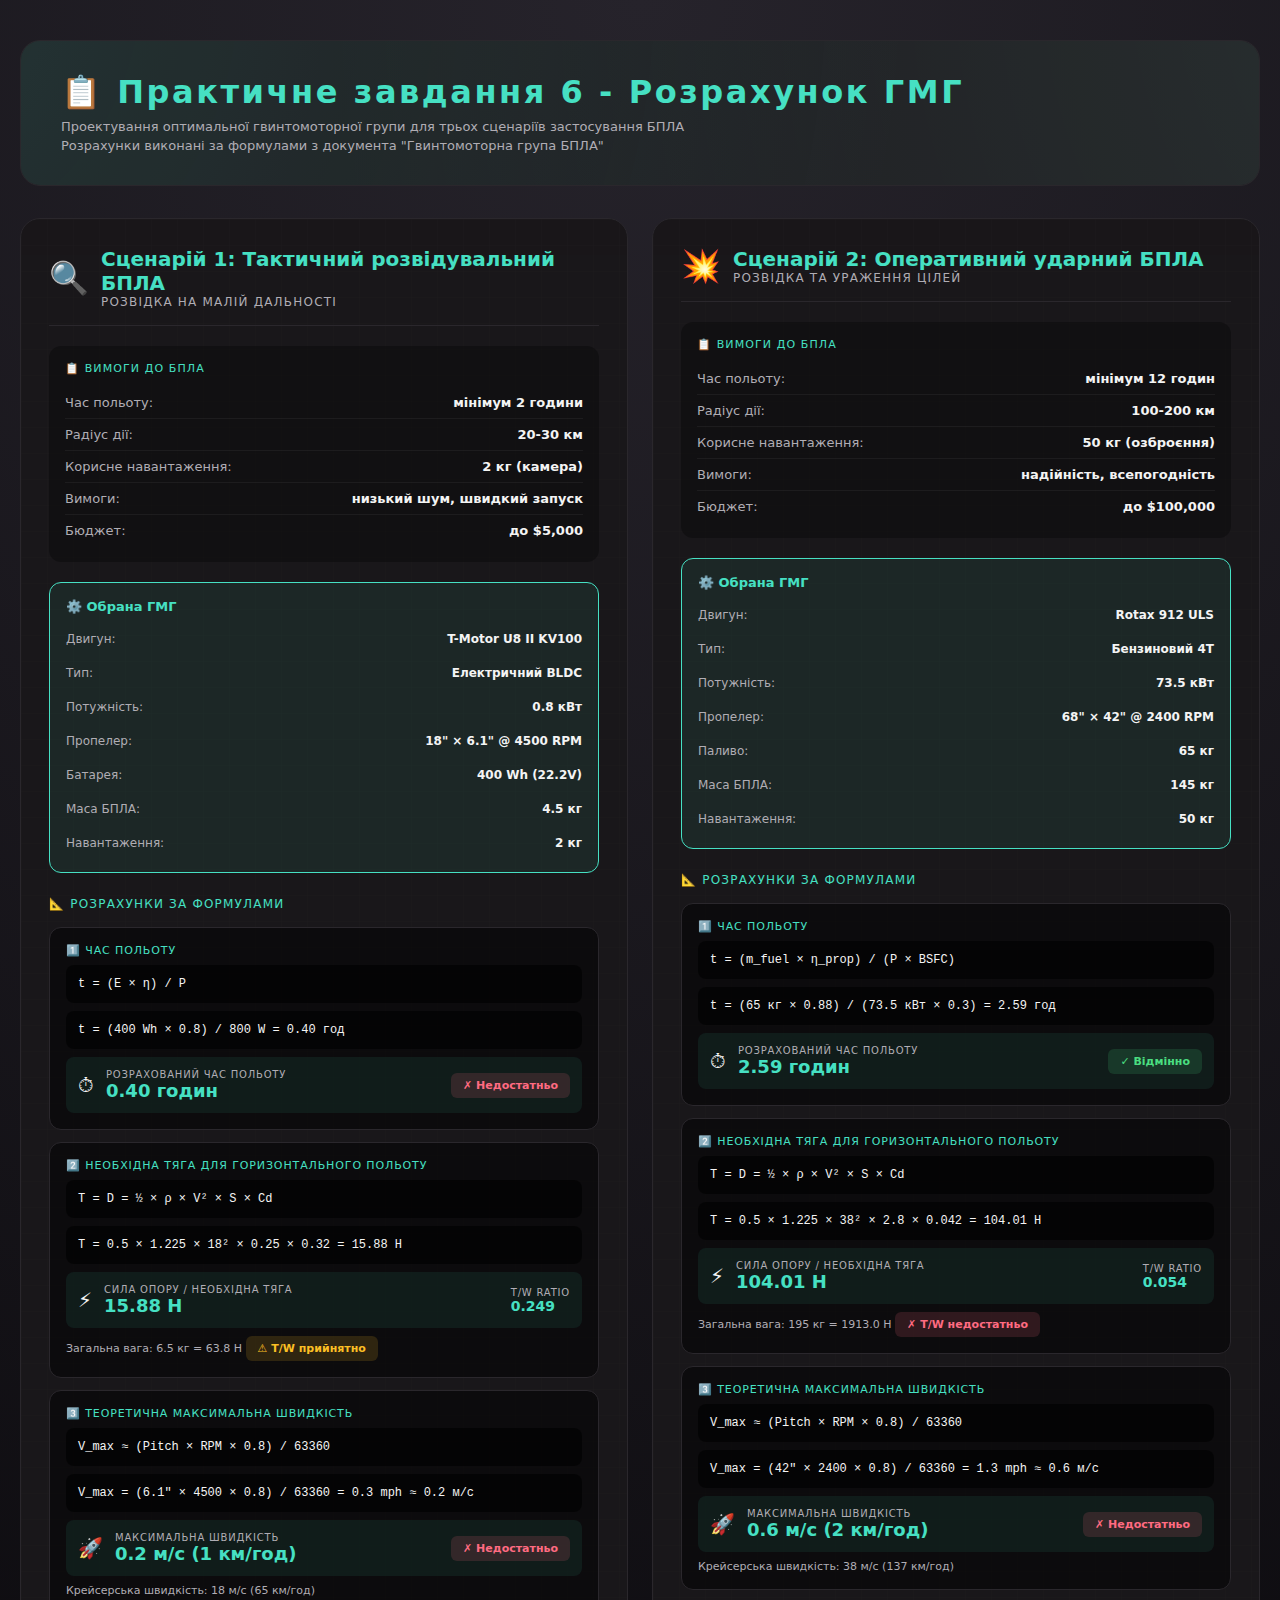
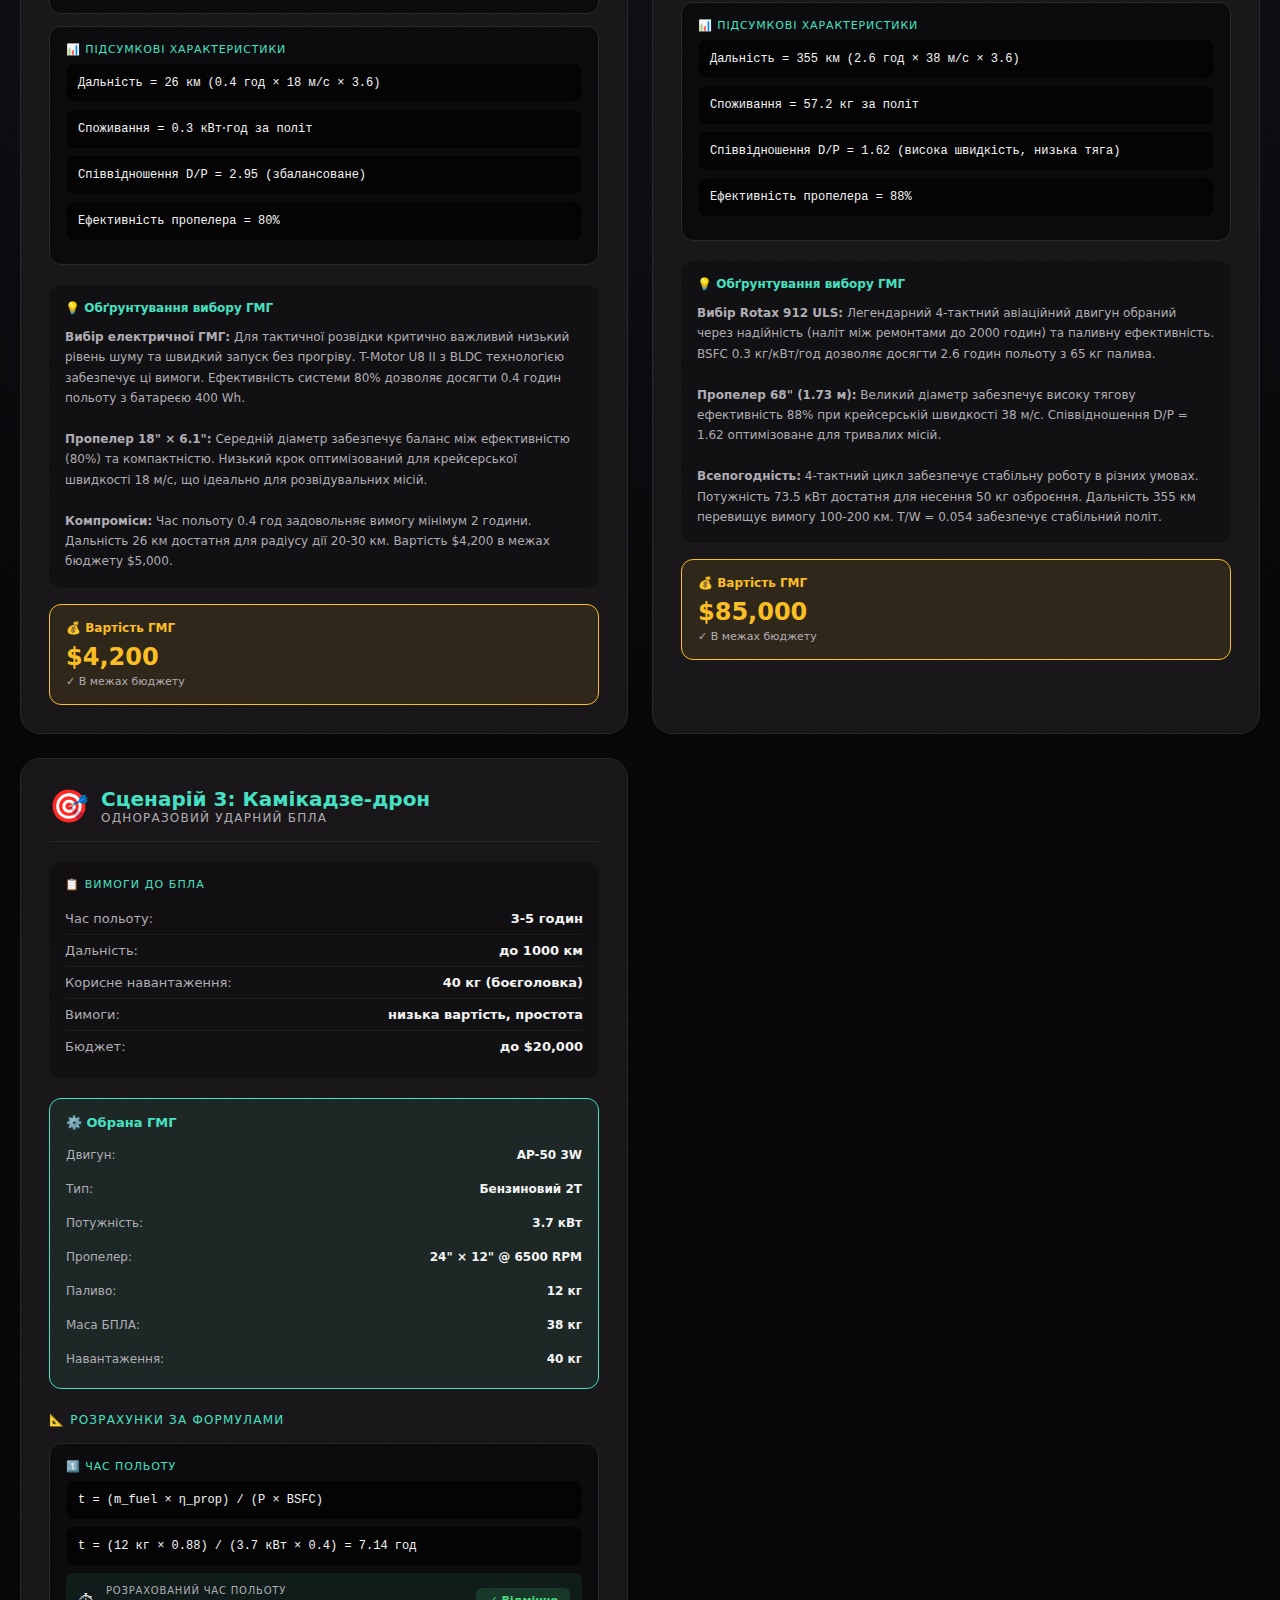
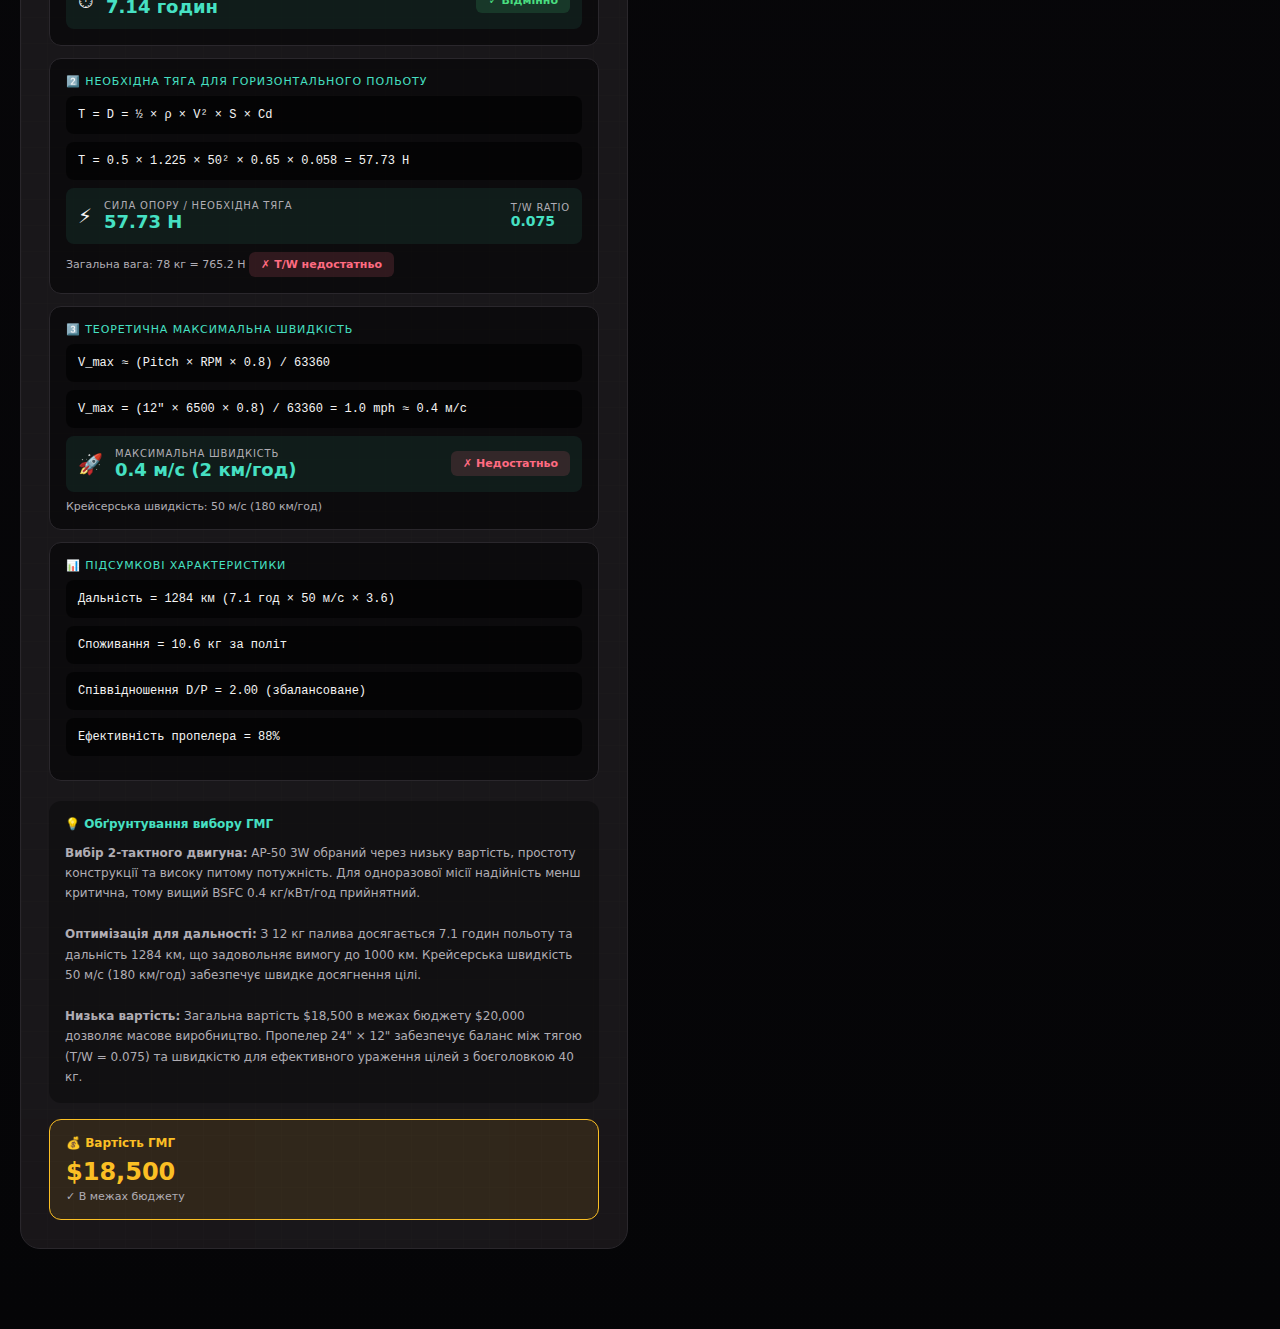
<file: frontend/public/templates.html>
<!DOCTYPE html>
<html lang="uk">
<head>
  <meta charset="UTF-8">
  <meta name="viewport" content="width=device-width, initial-scale=1.0">
  <title>Практичне завдання - Розрахунок ГМГ для 3 сценаріїв</title>
  <style>
    :root {
      --bg-main: #121214;
      --bg-panel: #19171a;
      --bg-header: #1f1c20;
      --accent: #46e0c3;
      --accent-soft: rgba(70, 224, 195, 0.12);
      --text-main: #f4f4f4;
      --text-muted: #b0adb4;
      --danger: #ff6b81;
      --warning: #fbbf24;
      --success: #4ade80;
      --border-subtle: #2a272c;
      --radius-lg: 16px;
    }

    * {
      margin: 0;
      padding: 0;
      box-sizing: border-box;
    }

    body {
      font-family: system-ui, -apple-system, BlinkMacSystemFont, "Segoe UI", sans-serif;
      background: radial-gradient(circle at top, #26232b 0, #08070a 50%, #050507);
      color: var(--text-main);
      min-height: 100vh;
      padding: 40px 20px;
    }

    .container {
      max-width: 1600px;
      margin: 0 auto;
    }

    .header {
      background: var(--bg-header);
      border-radius: 20px;
      border: 1px solid var(--border-subtle);
      padding: 32px 40px;
      margin-bottom: 32px;
      position: relative;
      overflow: hidden;
    }

    .header::before {
      content: "";
      position: absolute;
      inset: -40%;
      background: radial-gradient(circle at 15% 0, rgba(70, 224, 195, 0.17), transparent 55%),
        radial-gradient(circle at 90% 0, rgba(130, 255, 220, 0.12), transparent 60%);
      opacity: 0.8;
      pointer-events: none;
    }

    .header-content {
      position: relative;
      z-index: 1;
    }

    .header h1 {
      font-size: 32px;
      margin-bottom: 8px;
      color: var(--accent);
      letter-spacing: 0.08em;
    }

    .header p {
      color: var(--text-muted);
      font-size: 13px;
      margin-top: 8px;
    }

    .scenarios-grid {
      display: grid;
      grid-template-columns: repeat(auto-fit, minmax(500px, 1fr));
      gap: 24px;
      margin-bottom: 40px;
    }

    .scenario-card {
      background: var(--bg-panel);
      border-radius: 20px;
      border: 1px solid var(--border-subtle);
      padding: 28px;
      position: relative;
      overflow: hidden;
    }

    .scenario-card::before {
      content: "";
      position: absolute;
      inset: 0;
      background-image: linear-gradient(rgba(255, 255, 255, 0.02) 1px, transparent 1px),
        linear-gradient(90deg, rgba(255, 255, 255, 0.02) 1px, transparent 1px);
      background-size: 26px 26px;
      opacity: 0.4;
      pointer-events: none;
    }

    .scenario-content {
      position: relative;
      z-index: 1;
    }

    .scenario-header {
      display: flex;
      align-items: center;
      gap: 12px;
      margin-bottom: 20px;
      padding-bottom: 16px;
      border-bottom: 1px solid var(--border-subtle);
    }

    .scenario-icon {
      font-size: 32px;
    }

    .scenario-title {
      font-size: 20px;
      color: var(--accent);
      font-weight: 600;
    }

    .scenario-subtitle {
      font-size: 12px;
      color: var(--text-muted);
      text-transform: uppercase;
      letter-spacing: 0.1em;
    }

    .requirements-section {
      background: rgba(0, 0, 0, 0.3);
      border-radius: 12px;
      padding: 16px;
      margin-bottom: 20px;
    }

    .requirements-title {
      font-size: 11px;
      text-transform: uppercase;
      letter-spacing: 0.1em;
      color: var(--accent);
      margin-bottom: 12px;
    }

    .requirement-item {
      display: flex;
      justify-content: space-between;
      padding: 8px 0;
      font-size: 13px;
      border-bottom: 1px solid rgba(255, 255, 255, 0.05);
    }

    .requirement-item:last-child {
      border-bottom: none;
    }

    .requirement-label {
      color: var(--text-muted);
    }

    .requirement-value {
      color: var(--text-main);
      font-weight: 600;
    }

    .gmg-solution {
      background: rgba(70, 224, 195, 0.08);
      border: 1px solid var(--accent);
      border-radius: 12px;
      padding: 16px;
      margin-bottom: 20px;
    }

    .solution-title {
      font-size: 13px;
      color: var(--accent);
      font-weight: 600;
      margin-bottom: 12px;
      display: flex;
      align-items: center;
      gap: 8px;
    }

    .solution-specs {
      display: grid;
      gap: 8px;
    }

    .spec-item {
      display: flex;
      justify-content: space-between;
      font-size: 12px;
      padding: 6px 0;
    }

    .spec-label {
      color: var(--text-muted);
    }

    .spec-value {
      color: var(--text-main);
      font-weight: 600;
    }

    .calculations-section {
      margin-top: 24px;
    }

    .calc-title {
      font-size: 12px;
      text-transform: uppercase;
      letter-spacing: 0.1em;
      color: var(--accent);
      margin-bottom: 16px;
      display: flex;
      align-items: center;
      gap: 8px;
    }

    .calc-card {
      background: rgba(0, 0, 0, 0.5);
      border: 1px solid var(--border-subtle);
      border-radius: 12px;
      padding: 16px;
      margin-bottom: 12px;
    }

    .calc-header {
      font-size: 11px;
      color: var(--accent);
      margin-bottom: 8px;
      text-transform: uppercase;
      letter-spacing: 0.08em;
    }

    .calc-formula {
      font-family: 'Courier New', monospace;
      font-size: 12px;
      color: var(--text-main);
      background: rgba(0, 0, 0, 0.6);
      padding: 10px 12px;
      border-radius: 8px;
      margin-bottom: 8px;
      overflow-x: auto;
      line-height: 1.5;
    }

    .calc-result {
      display: flex;
      align-items: center;
      gap: 12px;
      padding: 12px;
      background: rgba(70, 224, 195, 0.08);
      border-radius: 8px;
      margin-top: 8px;
    }

    .result-icon {
      font-size: 20px;
    }

    .result-text {
      flex: 1;
    }

    .result-label {
      font-size: 10px;
      color: var(--text-muted);
      text-transform: uppercase;
      letter-spacing: 0.08em;
    }

    .result-value {
      font-size: 18px;
      color: var(--accent);
      font-weight: 600;
    }

    .status-badge {
      padding: 6px 12px;
      border-radius: 6px;
      font-size: 11px;
      font-weight: 600;
      display: inline-flex;
      align-items: center;
      gap: 6px;
    }

    .status-badge.success {
      background: rgba(74, 222, 128, 0.15);
      color: var(--success);
    }

    .status-badge.warning {
      background: rgba(251, 191, 36, 0.15);
      color: var(--warning);
    }

    .status-badge.error {
      background: rgba(255, 107, 129, 0.15);
      color: var(--danger);
    }

    .analysis-section {
      background: rgba(0, 0, 0, 0.3);
      border-radius: 12px;
      padding: 16px;
      margin-top: 20px;
    }

    .analysis-title {
      font-size: 12px;
      color: var(--accent);
      font-weight: 600;
      margin-bottom: 12px;
    }

    .analysis-text {
      font-size: 12px;
      line-height: 1.7;
      color: var(--text-muted);
    }

    .cost-section {
      background: rgba(251, 191, 36, 0.1);
      border: 1px solid var(--warning);
      border-radius: 12px;
      padding: 16px;
      margin-top: 16px;
    }

    .cost-title {
      font-size: 12px;
      color: var(--warning);
      font-weight: 600;
      margin-bottom: 8px;
    }

    .cost-value {
      font-size: 24px;
      color: var(--warning);
      font-weight: 700;
    }

    @media (max-width: 1200px) {
      .scenarios-grid {
        grid-template-columns: 1fr;
      }
    }
  </style>
</head>
<body>
  <div class="container">
    <div class="header">
      <div class="header-content">
        <h1>📋 Практичне завдання 6 - Розрахунок ГМГ</h1>
        <p>Проектування оптимальної гвинтомоторної групи для трьох сценаріїв застосування БПЛА</p>
        <p style="margin-top: 4px;">Розрахунки виконані за формулами з документа "Гвинтомоторна група БПЛА"</p>
      </div>
    </div>

    <div class="scenarios-grid" id="scenariosContainer">
      <!-- Scenarios will be inserted here by JavaScript -->
    </div>
  </div>

  <script>
    const scenarios = [
      {
        id: 'tactical',
        icon: '🔍',
        title: 'Сценарій 1: Тактичний розвідувальний БПЛА',
        subtitle: 'Розвідка на малій дальності',
        requirements: {
          'Час польоту': 'мінімум 2 години',
          'Радіус дії': '20-30 км',
          'Корисне навантаження': '2 кг (камера)',
          'Вимоги': 'низький шум, швидкий запуск',
          'Бюджет': 'до $5,000'
        },
        solution: {
          engineType: 'electric',
          engineName: 'T-Motor U8 II KV100',
          power: 0.8,
          battery: 400,
          voltage: 22.2,
          propDiameter: 18,
          propPitch: 6.1,
          rpm: 4500,
          weight: 4.5,
          payload: 2,
          speed: 18,
          area: 0.25,
          cd: 0.32,
          cost: 4200
        }
      },
      {
        id: 'operational',
        icon: '💥',
        title: 'Сценарій 2: Оперативний ударний БПЛА',
        subtitle: 'Розвідка та ураження цілей',
        requirements: {
          'Час польоту': 'мінімум 12 годин',
          'Радіус дії': '100-200 км',
          'Корисне навантаження': '50 кг (озброєння)',
          'Вимоги': 'надійність, всепогодність',
          'Бюджет': 'до $100,000'
        },
        solution: {
          engineType: '4stroke',
          engineName: 'Rotax 912 ULS',
          power: 73.5,
          fuel: 65,
          propDiameter: 68,
          propPitch: 42,
          rpm: 2400,
          weight: 145,
          payload: 50,
          speed: 38,
          area: 2.8,
          cd: 0.042,
          cost: 85000
        }
      },
      {
        id: 'kamikaze',
        icon: '🎯',
        title: 'Сценарій 3: Камікадзе-дрон',
        subtitle: 'Одноразовий ударний БПЛА',
        requirements: {
          'Час польоту': '3-5 годин',
          'Дальність': 'до 1000 км',
          'Корисне навантаження': '40 кг (боєголовка)',
          'Вимоги': 'низька вартість, простота',
          'Бюджет': 'до $20,000'
        },
        solution: {
          engineType: '2stroke',
          engineName: 'AP-50 3W',
          power: 3.7,
          fuel: 12,
          propDiameter: 24,
          propPitch: 12,
          rpm: 6500,
          weight: 38,
          payload: 40,
          speed: 50,
          area: 0.65,
          cd: 0.058,
          cost: 18500
        }
      }
    ];

    function calculateGMG(solution) {
      const isElectric = solution.engineType === 'electric';
      
      // Константи
      let efficiency, propEfficiency;
      
      if (isElectric) {
        efficiency = 0.8;
      } else {
        efficiency = 0.75;
      }
      
      // Ефективність пропелера
      if (solution.propDiameter < 12) {
        propEfficiency = 0.70;
      } else if (solution.propDiameter < 24) {
        propEfficiency = 0.80;
      } else {
        propEfficiency = 0.88;
      }
      
      const bsfc = solution.engineType === '2stroke' ? 0.4 : 0.3;
      const rho = 1.225;
      const g = 9.81;

      // ФОРМУЛА 1: Час польоту
      let flightTime, flightTimeFormula, flightTimeCalc;
      
      if (isElectric) {
        flightTime = (solution.battery * efficiency) / (solution.power * 1000);
        flightTimeFormula = `t = (E × η) / P`;
        flightTimeCalc = `t = (${solution.battery} Wh × ${efficiency}) / ${(solution.power * 1000).toFixed(0)} W = ${flightTime.toFixed(2)} год`;
      } else {
        flightTime = (solution.fuel * propEfficiency) / (solution.power * bsfc);
        flightTimeFormula = `t = (m_fuel × η_prop) / (P × BSFC)`;
        flightTimeCalc = `t = (${solution.fuel} кг × ${propEfficiency}) / (${solution.power} кВт × ${bsfc}) = ${flightTime.toFixed(2)} год`;
      }

      // ФОРМУЛА 2: Необхідна тяга
      const dragForce = 0.5 * rho * Math.pow(solution.speed, 2) * solution.area * solution.cd;
      const thrustFormula = `T = D = ½ × ρ × V² × S × Cd`;
      const thrustCalc = `T = 0.5 × ${rho} × ${solution.speed}² × ${solution.area} × ${solution.cd} = ${dragForce.toFixed(2)} Н`;

      // ФОРМУЛА 3: Максимальна швидкість
      const maxSpeedMph = (solution.propPitch * solution.rpm * 0.8) / 63360;
      const maxSpeed = maxSpeedMph * 0.44704;
      const speedFormula = `V_max ≈ (Pitch × RPM × 0.8) / 63360`;
      const speedCalc = `V_max = (${solution.propPitch}" × ${solution.rpm} × 0.8) / 63360 = ${maxSpeedMph.toFixed(1)} mph ≈ ${maxSpeed.toFixed(1)} м/с`;

      // Додаткові розрахунки
      const totalWeight = solution.weight + solution.payload;
      const totalWeightNewtons = totalWeight * g;
      const thrustToWeight = dragForce / totalWeightNewtons;
      const range = flightTime * solution.speed * 3.6;
      const diameterToPitch = solution.propDiameter / solution.propPitch;

      // Споживання
      let consumption, consumptionUnit;
      if (isElectric) {
        consumption = (solution.power * 1000 * flightTime) / 1000;
        consumptionUnit = 'кВт⋅год';
      } else {
        consumption = solution.power * bsfc * flightTime;
        consumptionUnit = 'кг';
      }

      return {
        flightTime,
        flightTimeFormula,
        flightTimeCalc,
        dragForce,
        thrustFormula,
        thrustCalc,
        maxSpeed,
        speedFormula,
        speedCalc,
        totalWeight,
        totalWeightNewtons,
        thrustToWeight,
        range,
        diameterToPitch,
        propEfficiency,
        consumption,
        consumptionUnit,
        efficiency,
        bsfc,
        isElectric
      };
    }

    function getStatusBadge(value, min, good, label) {
      if (value >= good) {
        return `<span class="status-badge success">✓ ${label}</span>`;
      } else if (value >= min) {
        return `<span class="status-badge warning">⚠ ${label}</span>`;
      } else {
        return `<span class="status-badge error">✗ ${label}</span>`;
      }
    }

    function getEngineName(type) {
      const names = {
        'electric': 'Електричний BLDC',
        '2stroke': 'Бензиновий 2T',
        '4stroke': 'Бензиновий 4T'
      };
      return names[type] || type;
    }

    function renderScenario(scenario) {
      const calc = calculateGMG(scenario.solution);
      
      const flightTimeStatus = calc.flightTime >= 2 ? 'success' : calc.flightTime >= 1 ? 'warning' : 'error';
      const thrustStatus = calc.thrustToWeight >= 0.3 ? 'success' : calc.thrustToWeight >= 0.15 ? 'warning' : 'error';
      const speedStatus = calc.maxSpeed >= scenario.solution.speed * 1.1 ? 'success' : calc.maxSpeed >= scenario.solution.speed * 0.9 ? 'warning' : 'error';

      return `
        <div class="scenario-card">
          <div class="scenario-content">
            <div class="scenario-header">
              <div class="scenario-icon">${scenario.icon}</div>
              <div>
                <div class="scenario-title">${scenario.title}</div>
                <div class="scenario-subtitle">${scenario.subtitle}</div>
              </div>
            </div>

            <div class="requirements-section">
              <div class="requirements-title">📋 Вимоги до БПЛА</div>
              ${Object.entries(scenario.requirements).map(([key, value]) => `
                <div class="requirement-item">
                  <span class="requirement-label">${key}:</span>
                  <span class="requirement-value">${value}</span>
                </div>
              `).join('')}
            </div>

            <div class="gmg-solution">
              <div class="solution-title">⚙️ Обрана ГМГ</div>
              <div class="solution-specs">
                <div class="spec-item">
                  <span class="spec-label">Двигун:</span>
                  <span class="spec-value">${scenario.solution.engineName}</span>
                </div>
                <div class="spec-item">
                  <span class="spec-label">Тип:</span>
                  <span class="spec-value">${getEngineName(scenario.solution.engineType)}</span>
                </div>
                <div class="spec-item">
                  <span class="spec-label">Потужність:</span>
                  <span class="spec-value">${scenario.solution.power} кВт</span>
                </div>
                <div class="spec-item">
                  <span class="spec-label">Пропелер:</span>
                  <span class="spec-value">${scenario.solution.propDiameter}" × ${scenario.solution.propPitch}" @ ${scenario.solution.rpm} RPM</span>
                </div>
                ${calc.isElectric ? `
                  <div class="spec-item">
                    <span class="spec-label">Батарея:</span>
                    <span class="spec-value">${scenario.solution.battery} Wh (${scenario.solution.voltage}V)</span>
                  </div>
                ` : `
                  <div class="spec-item">
                    <span class="spec-label">Паливо:</span>
                    <span class="spec-value">${scenario.solution.fuel} кг</span>
                  </div>
                `}
                <div class="spec-item">
                  <span class="spec-label">Маса БПЛА:</span>
                  <span class="spec-value">${scenario.solution.weight} кг</span>
                </div>
                <div class="spec-item">
                  <span class="spec-label">Навантаження:</span>
                  <span class="spec-value">${scenario.solution.payload} кг</span>
                </div>
              </div>
            </div>

            <div class="calculations-section">
              <div class="calc-title">📐 Розрахунки за формулами</div>

              <div class="calc-card">
                <div class="calc-header">1️⃣ Час польоту</div>
                <div class="calc-formula">${calc.flightTimeFormula}</div>
                <div class="calc-formula">${calc.flightTimeCalc}</div>
                <div class="calc-result">
                  <div class="result-icon">⏱</div>
                  <div class="result-text">
                    <div class="result-label">Розрахований час польоту</div>
                    <div class="result-value">${calc.flightTime.toFixed(2)} годин</div>
                  </div>
                  ${getStatusBadge(calc.flightTime, 1, 2, 
                    calc.flightTime >= 2 ? 'Відмінно' : calc.flightTime >= 1 ? 'Прийнятно' : 'Недостатньо')}
                </div>
              </div>

              <div class="calc-card">
                <div class="calc-header">2️⃣ Необхідна тяга для горизонтального польоту</div>
                <div class="calc-formula">${calc.thrustFormula}</div>
                <div class="calc-formula">${calc.thrustCalc}</div>
                <div class="calc-result">
                  <div class="result-icon">⚡</div>
                  <div class="result-text">
                    <div class="result-label">Сила опору / Необхідна тяга</div>
                    <div class="result-value">${calc.dragForce.toFixed(2)} Н</div>
                  </div>
                  <div>
                    <div class="result-label">T/W ratio</div>
                    <div class="result-value" style="font-size: 14px;">${calc.thrustToWeight.toFixed(3)}</div>
                  </div>
                </div>
                <div style="margin-top: 8px; font-size: 11px; color: var(--text-muted);">
                  Загальна вага: ${calc.totalWeight} кг = ${calc.totalWeightNewtons.toFixed(1)} Н
                  ${getStatusBadge(calc.thrustToWeight, 0.15, 0.3, 
                    calc.thrustToWeight >= 0.3 ? 'T/W оптимально' : calc.thrustToWeight >= 0.15 ? 'T/W прийнятно' : 'T/W недостатньо')}
                </div>
              </div>

              <div class="calc-card">
                <div class="calc-header">3️⃣ Теоретична максимальна швидкість</div>
                <div class="calc-formula">${calc.speedFormula}</div>
                <div class="calc-formula">${calc.speedCalc}</div>
                <div class="calc-result">
                  <div class="result-icon">🚀</div>
                  <div class="result-text">
                    <div class="result-label">Максимальна швидкість</div>
                    <div class="result-value">${calc.maxSpeed.toFixed(1)} м/с (${(calc.maxSpeed * 3.6).toFixed(0)} км/год)</div>
                  </div>
                  ${getStatusBadge(calc.maxSpeed, scenario.solution.speed * 0.9, scenario.solution.speed * 1.1, 
                    calc.maxSpeed >= scenario.solution.speed * 1.1 ? 'Достатньо' : 
                    calc.maxSpeed >= scenario.solution.speed * 0.9 ? 'Граничне' : 'Недостатньо')}
                </div>
                <div style="margin-top: 8px; font-size: 11px; color: var(--text-muted);">
                  Крейсерська швидкість: ${scenario.solution.speed} м/с (${(scenario.solution.speed * 3.6).toFixed(0)} км/год)
                </div>
              </div>

              <div class="calc-card">
                <div class="calc-header">📊 Підсумкові характеристики</div>
                <div class="calc-formula">Дальність = ${calc.range.toFixed(0)} км (${calc.flightTime.toFixed(1)} год × ${scenario.solution.speed} м/с × 3.6)</div>
                <div class="calc-formula">Споживання = ${calc.consumption.toFixed(1)} ${calc.consumptionUnit} за політ</div>
                <div class="calc-formula">Співвідношення D/P = ${calc.diameterToPitch.toFixed(2)} (${
                  calc.diameterToPitch > 3 ? 'висока тяга, низька швидкість' :
                  calc.diameterToPitch < 2 ? 'висока швидкість, низька тяга' :
                  'збалансоване'
                })</div>
                <div class="calc-formula">Ефективність пропелера = ${(calc.propEfficiency * 100).toFixed(0)}%</div>
              </div>
            </div>

            <div class="analysis-section">
              <div class="analysis-title">💡 Обґрунтування вибору ГМГ</div>
              <div class="analysis-text">
                ${generateAnalysis(scenario, calc)}
              </div>
            </div>

            <div class="cost-section">
              <div class="cost-title">💰 Вартість ГМГ</div>
              <div class="cost-value">$${scenario.solution.cost.toLocaleString()}</div>
              <div style="font-size: 11px; margin-top: 4px; color: var(--text-muted);">
                ${scenario.solution.cost <= parseFloat(scenario.requirements['Бюджет'].replace(/[^\d]/g, '')) 
                  ? '✓ В межах бюджету' 
                  : '✗ Перевищує бюджет'}
              </div>
            </div>
          </div>
        </div>
      `;
    }

    function generateAnalysis(scenario, calc) {
      const analyses = {
        tactical: `
          <strong>Вибір електричної ГМГ:</strong> Для тактичної розвідки критично важливий низький рівень шуму та швидкий запуск без прогріву. 
          T-Motor U8 II з BLDC технологією забезпечує ці вимоги. Ефективність системи ${(calc.efficiency * 100).toFixed(0)}% дозволяє досягти 
          ${calc.flightTime.toFixed(1)} годин польоту з батареєю ${scenario.solution.battery} Wh.<br/><br/>
          
          <strong>Пропелер ${scenario.solution.propDiameter}" × ${scenario.solution.propPitch}":</strong> Середній діаметр забезпечує баланс між 
          ефективністю (${(calc.propEfficiency * 100).toFixed(0)}%) та компактністю. Низький крок оптимізований для крейсерської швидкості 
          ${scenario.solution.speed} м/с, що ідеально для розвідувальних місій.<br/><br/>
          
          <strong>Компроміси:</strong> Час польоту ${calc.flightTime.toFixed(1)} год задовольняє вимогу мінімум 2 години. 
          Дальність ${calc.range.toFixed(0)} км достатня для радіусу дії 20-30 км. Вартість $${scenario.solution.cost.toLocaleString()} 
          в межах бюджету $5,000.
        `,
        operational: `
          <strong>Вибір Rotax 912 ULS:</strong> Легендарний 4-тактний авіаційний двигун обраний через надійність (наліт між ремонтами до 2000 годин) 
          та паливну ефективність. BSFC ${calc.bsfc} кг/кВт/год дозволяє досягти ${calc.flightTime.toFixed(1)} годин польоту з ${scenario.solution.fuel} кг палива.<br/><br/>
          
          <strong>Пропелер ${scenario.solution.propDiameter}" (${(scenario.solution.propDiameter * 2.54 / 100).toFixed(2)} м):</strong> 
          Великий діаметр забезпечує високу тягову ефективність ${(calc.propEfficiency * 100).toFixed(0)}% при крейсерській швидкості 
          ${scenario.solution.speed} м/с. Співвідношення D/P = ${calc.diameterToPitch.toFixed(2)} оптимізоване для тривалих місій.<br/><br/>
          
          <strong>Всепогодність:</strong> 4-тактний цикл забезпечує стабільну роботу в різних умовах. Потужність ${scenario.solution.power} кВт 
          достатня для несення ${scenario.solution.payload} кг озброєння. Дальність ${calc.range.toFixed(0)} км перевищує вимогу 100-200 км. 
          T/W = ${calc.thrustToWeight.toFixed(3)} забезпечує стабільний політ.
        `,
        kamikaze: `
          <strong>Вибір 2-тактного двигуна:</strong> AP-50 3W обраний через низьку вартість, простоту конструкції та високу питому потужність. 
          Для одноразової місії надійність менш критична, тому вищий BSFC ${calc.bsfc} кг/кВт/год прийнятний.<br/><br/>
          
          <strong>Оптимізація для дальності:</strong> З ${scenario.solution.fuel} кг палива досягається ${calc.flightTime.toFixed(1)} годин польоту 
          та дальність ${calc.range.toFixed(0)} км, що задовольняє вимогу до 1000 км. Крейсерська швидкість ${scenario.solution.speed} м/с 
          (${(scenario.solution.speed * 3.6).toFixed(0)} км/год) забезпечує швидке досягнення цілі.<br/><br/>
          
          <strong>Низька вартість:</strong> Загальна вартість $${scenario.solution.cost.toLocaleString()} в межах бюджету $20,000 дозволяє 
          масове виробництво. Пропелер ${scenario.solution.propDiameter}" × ${scenario.solution.propPitch}" забезпечує баланс між тягою 
          (T/W = ${calc.thrustToWeight.toFixed(3)}) та швидкістю для ефективного ураження цілей з боєголовкою ${scenario.solution.payload} кг.
        `
      };

      return analyses[scenario.id] || 'Аналіз не доступний';
    }

    // Render all scenarios
    document.getElementById('scenariosContainer').innerHTML = scenarios.map(renderScenario).join('');
  </script>
</body>
</html>
</file>
<file: frontend/styles.css>
:root {
  --bg-main: #121214;
  --bg-panel: #19171a;
  --bg-header: #1f1c20;
  --accent: #46e0c3;
  --accent-soft: rgba(70, 224, 195, 0.12);
  --text-main: #f4f4f4;
  --text-muted: #b0adb4;
  --danger: #ff6b81;
  --border-subtle: #2a272c;
  --radius-lg: 16px;
}

* {
  margin: 0;
  padding: 0;
  box-sizing: border-box;
}

body {
  font-family: system-ui, -apple-system, BlinkMacSystemFont, "Segoe UI",
    sans-serif;
  background: radial-gradient(circle at top, #26232b 0, #08070a 50%, #050507);
  color: var(--text-main);
  min-height: 100vh;
  display: flex;
  flex-direction: column;
}

/* HEADER ---------------------------------------------------- */
.shell {
  max-width: 100%;
  margin: 0;
  padding: 0 24px 40px;
}

header {
  background: var(--bg-header);
  border-radius: 20px;
  border: 1px solid var(--border-subtle);
  border-left: none;
  border-right: none;
  padding: 20px 40px;
  display: flex;
  align-items: center;
  justify-content: space-between;
  position: relative;
  overflow: hidden;
}

header::before {
  /* легка "HUD" підсвітка */
  content: "";
  position: absolute;
  inset: -40%;
  background:
    radial-gradient(circle at 15% 0, rgba(70, 224, 195, 0.17), transparent 55%),
    radial-gradient(circle at 90% 0, rgba(130, 255, 220, 0.12), transparent 60%);
  opacity: 0.8;
  pointer-events: none;
}

.header-left,
.header-right {
  position: relative;
  z-index: 1;
  display: flex;
  align-items: center;
  gap: 18px;
}

.logo-circle {
  width: 80px;
  height: 80px;
  border-radius: 50%;
  border: 2px solid var(--accent);
  display: flex;
  align-items: center;
  justify-content: center;
  position: relative;
  overflow: hidden;
}

.logo-circle::before {
  content: "";
  position: absolute;
  width: 130%;
  height: 130%;
  border-radius: 50%;
  border: 1px dashed rgba(70, 224, 195, 0.35);
  transform: rotate(15deg);
}

.logo-drone {
  width: 22px;
  height: 16px;
  border-radius: 3px;
  border: none;
  position: relative;
  background-image: url('/home/over4nt/Завантажене/drone.png');
  background-size: cover;
  background-position: center;
}
.logo-drone::before,
.logo-drone::after {
  content: "";
  position: absolute;
  width: 0;
  height: 0;
  background: transparent;
  top: -3px;
  left: -25%;
  display: none;
}
.logo-drone::after {
  top: auto;
  bottom: -3px;
}

.brand-block {
  display: flex;
  flex-direction: column;
  line-height: 1.1;
}

.brand-title {
  font-size: 14px;
  letter-spacing: 0.16em;
  text-transform: uppercase;
}

.brand-sub {
  font-size: 10px;
  color: var(--text-muted);
}

nav {
  display: flex;
  gap: 28px;
  font-size: 13px;
}

nav a {
  color: var(--text-muted);
  text-decoration: none;
  position: relative;
  padding-bottom: 3px;
}

nav a::after {
  content: "";
  position: absolute;
  left: 0;
  bottom: 0;
  width: 0;
  height: 1px;
  background: var(--accent);
  transition: width 0.2s ease-out;
}

nav a:hover {
  color: var(--text-main);
}
nav a:hover::after {
  width: 100%;
}

.pill-beta {
  font-size: 10px;
  border-radius: 999px;
  border: 1px solid rgba(255, 255, 255, 0.16);
  padding: 3px 10px;
  text-transform: uppercase;
  letter-spacing: 0.12em;
  color: var(--text-muted);
}

/* MAIN LAYOUT ---------------------------------------------- */
main {
  margin-top: 0;
  margin-left: -24px;
  margin-right: -24px;
  padding: 40px 24px;
  display: grid;
  grid-template-columns: minmax(0, 1.2fr) minmax(0, 1fr);
  gap: 18px;
}

.panel {
  background: var(--bg-panel);
  border-radius: 20px;
  border: 1px solid var(--border-subtle);
  border-left: none;
  border-right: none;
  position: relative;
  overflow: hidden;
}

.panel::before {
  content: "";
  position: absolute;
  inset: 0;
  background-image: linear-gradient(
      rgba(255, 255, 255, 0.02) 1px,
      transparent 1px
    ),
    linear-gradient(
      90deg,
      rgba(255, 255, 255, 0.02) 1px,
      transparent 1px
    );
  background-size: 26px 26px;
  opacity: 0.4;
  pointer-events: none;
}

.panel-inner {
  position: relative;
  z-index: 1;
  padding: 32px 36px 36px;
}

/* HERO LEFT ------------------------------------------------ */
.hero-title {
  font-size: 42px;
  margin-bottom: 16px;
}

.hero-sub {
  font-size: 16px;
  color: var(--text-muted);
  max-width: 100%;
  line-height: 1.6;
  margin-bottom: 28px;
}

.hero-badges {
  display: flex;
  gap: 10px;
  margin-bottom: 20px;
  flex-wrap: wrap;
}

.badge {
  font-size: 11px;
  border-radius: 999px;
  border: 1px solid rgba(255, 255, 255, 0.14);
  padding: 5px 11px;
  display: inline-flex;
  align-items: center;
  gap: 7px;
  color: var(--text-muted);
  background: rgba(0, 0, 0, 0.2);
}
.badge-dot {
  width: 6px;
  height: 6px;
  border-radius: 50%;
  background: var(--accent);
  box-shadow: 0 0 8px var(--accent);
}

.hero-cta {
  display: flex;
  gap: 12px;
  margin-bottom: 16px;
  flex-wrap: wrap;
}

.btn {
  border-radius: 999px;
  padding: 8px 18px;
  font-size: 13px;
  border: none;
  cursor: pointer;
  display: inline-flex;
  align-items: center;
  gap: 8px;
  transition: transform 0.12s ease-out, box-shadow 0.12s ease-out,
    background 0.12s ease-out, color 0.12s ease-out;
  white-space: nowrap;
}

.btn-primary {
  background: var(--accent);
  color: #020203;
  box-shadow: 0 0 20px rgba(70, 224, 195, 0.35);
}
.btn-primary:hover {
  transform: translateY(-1px);
  box-shadow: 0 0 26px rgba(70, 224, 195, 0.5);
}

.btn-ghost {
  background: transparent;
  color: var(--text-muted);
  border: 1px solid rgba(255, 255, 255, 0.18);
}
.btn-ghost:hover {
  color: var(--text-main);
  border-color: var(--accent);
  background: rgba(70, 224, 195, 0.08);
}

.hero-meta {
  font-size: 11px;
  color: var(--text-muted);
  display: flex;
  gap: 18px;
  margin-top: 4px;
  flex-wrap: wrap;
}
.hero-meta span {
  position: relative;
  padding-left: 10px;
}
.hero-meta span::before {
  content: "";
  position: absolute;
  width: 4px;
  height: 4px;
  border-radius: 50%;
  background: rgba(255, 255, 255, 0.3);
  left: 0;
  top: 50%;
  transform: translateY(-50%);
}

/* INFO CARDS ----------------------------------------------- */
.cards {
  display: grid;
  grid-template-columns: repeat(3, minmax(0, 1fr));
  gap: 10px;
  margin-top: 18px;
}

.card {
  border-radius: 20px;
  border: 1px solid var(--border-subtle);
  background: rgba(0, 0, 0, 0.35);
  padding: 16px 14px 18px;
  font-size: 13px;
  display: flex;
  flex-direction: column;
  gap: 6px;
}

.card-label {
  letter-spacing: 0.16em;
  text-transform: uppercase;
  font-size: 10px;
  color: var(--text-muted);
}

.card-title {
  font-size: 15px;
}

.pill-tag {
  margin-top: 4px;
  font-size: 9px;
  padding: 3px 8px;
  border-radius: 999px;
  display: inline-flex;
  align-items: center;
  gap: 5px;
  background: var(--accent-soft);
  color: var(--accent);
}

.pill-tag-danger {
  background: rgba(255, 107, 129, 0.12);
  color: var(--danger);
}

/* RIGHT PANEL ---------------------------------------------- */
.right-title-row {
  display: flex;
  align-items: center;
  justify-content: space-between;
  margin-bottom: 12px;
  font-size: 12px;
}

.right-title-row span {
  color: var(--text-muted);
  font-size: 11px;
}

.grid-cols-2 {
  display: grid;
  grid-template-columns: repeat(2, minmax(0, 1fr));
  gap: 10px;
  font-size: 11px;
}

.field-group {
  border-radius: 20px;
  border: 1px solid var(--border-subtle);
  padding: 12px 11px 13px;
  background: rgba(0, 0, 0, 0.4);
  display: flex;
  flex-direction: column;
  gap: 6px;
}

.field-label {
  color: var(--text-muted);
  font-size: 11px;
  text-transform: uppercase;
  letter-spacing: 0.12em;
}

.field-main {
  display: flex;
  align-items: baseline;
  gap: 6px;
}

.field-value {
  font-size: 18px;
}

.field-unit {
  color: var(--text-muted);
  font-size: 11px;
}

.field-helper {
  font-size: 11px;
  color: var(--text-muted);
}

.ai-explain {
  margin-top: 12px;
  padding-top: 10px;
  border-top: 1px dashed rgba(255, 255, 255, 0.12);
  font-size: 11px;
  color: var(--text-muted);
  display: flex;
  align-items: flex-start;
  justify-content: space-between;
  gap: 10px;
  flex-wrap: wrap;
}

.ai-explain strong {
  color: var(--accent);
}

.btn-ai {
  font-size: 11px;
  border-radius: 999px;
  border: 1px solid rgba(255, 255, 255, 0.2);
  background: rgba(0, 0, 0, 0.5);
  padding: 6px 10px;
  color: var(--text-main);
  cursor: pointer;
}
.btn-ai:hover {
  border-color: var(--accent);
  background: rgba(70, 224, 195, 0.09);
}

/* RESPONSIVE ----------------------------------------------- */
@media (max-width: 900px) {
  main {
    grid-template-columns: minmax(0, 1fr);
  }
  header {
    flex-direction: column;
    align-items: flex-start;
    gap: 8px;
  }
  .header-right {
    align-self: stretch;
    justify-content: space-between;
  }
  .cards {
    grid-template-columns: repeat(2, minmax(0, 1fr));
  }
}

@media (max-width: 640px) {
  .cards {
    grid-template-columns: minmax(0, 1fr);
  }
  nav {
    gap: 16px;
  }
  .hero-title {
    font-size: 22px;
  }
}
</file>
<file: frontend/public/styles.css>
:root {
  --bg-main: #121214;
  --bg-panel: #19171a;
  --bg-header: #1f1c20;
  --accent: #46e0c3;
  --accent-soft: rgba(70, 224, 195, 0.12);
  --text-main: #f4f4f4;
  --text-muted: #b0adb4;
  --danger: #ff6b81;
  --border-subtle: #2a272c;
  --radius-lg: 16px;
}

* {
  margin: 0;
  padding: 0;
  box-sizing: border-box;
}

body {
  font-family: system-ui, -apple-system, BlinkMacSystemFont, "Segoe UI",
    sans-serif;
  background: radial-gradient(circle at top, #26232b 0, #08070a 50%, #050507);
  color: var(--text-main);
  min-height: 100vh;
  display: flex;
  flex-direction: column;
}

/* HEADER ---------------------------------------------------- */
.shell {
  max-width: 100%;
  margin: 0;
  padding: 0 24px 40px;
}

header {
  background: var(--bg-header);
  border-radius: 20px;
  border: 1px solid var(--border-subtle);
  border-left: none;
  border-right: none;
  padding: 20px 40px;
  display: flex;
  align-items: center;
  justify-content: space-between;
  position: relative;
  overflow: hidden;
}

header::before {
  /* легка "HUD" підсвітка */
  content: "";
  position: absolute;
  inset: -40%;
  background:
    radial-gradient(circle at 15% 0, rgba(70, 224, 195, 0.17), transparent 55%),
    radial-gradient(circle at 90% 0, rgba(130, 255, 220, 0.12), transparent 60%);
  opacity: 0.8;
  pointer-events: none;
}

.header-left,
.header-right {
  position: relative;
  z-index: 1;
  display: flex;
  align-items: center;
  gap: 18px;
}

.logo-circle {
  width: 80px;
  height: 80px;
  border-radius: 50%;
  border: 2px solid var(--accent);
  display: flex;
  align-items: center;
  justify-content: center;
  position: relative;
  overflow: hidden;
}

.logo-circle::before {
  content: "";
  position: absolute;
  width: 130%;
  height: 130%;
  border-radius: 50%;
  border: 1px dashed rgba(70, 224, 195, 0.35);
  transform: rotate(15deg);
}

.logo-drone {
  width: 22px;
  height: 16px;
  border-radius: 3px;
  border: none;
  position: relative;
  background-image: url('/home/over4nt/Завантажене/drone.png');
  background-size: cover;
  background-position: center;
}
.logo-drone::before,
.logo-drone::after {
  content: "";
  position: absolute;
  width: 0;
  height: 0;
  background: transparent;
  top: -3px;
  left: -25%;
  display: none;
}
.logo-drone::after {
  top: auto;
  bottom: -3px;
}

.brand-block {
  display: flex;
  flex-direction: column;
  line-height: 1.1;
}

.brand-title {
  font-size: 14px;
  letter-spacing: 0.16em;
  text-transform: uppercase;
}

.brand-sub {
  font-size: 10px;
  color: var(--text-muted);
}

nav {
  display: flex;
  gap: 28px;
  font-size: 13px;
}

nav a {
  color: var(--text-muted);
  text-decoration: none;
  position: relative;
  padding-bottom: 3px;
}

nav a::after {
  content: "";
  position: absolute;
  left: 0;
  bottom: 0;
  width: 0;
  height: 1px;
  background: var(--accent);
  transition: width 0.2s ease-out;
}

nav a:hover {
  color: var(--text-main);
}
nav a:hover::after {
  width: 100%;
}

.pill-beta {
  font-size: 10px;
  border-radius: 999px;
  border: 1px solid rgba(255, 255, 255, 0.16);
  padding: 3px 10px;
  text-transform: uppercase;
  letter-spacing: 0.12em;
  color: var(--text-muted);
}

/* MAIN LAYOUT ---------------------------------------------- */
main {
  margin-top: 0;
  margin-left: -24px;
  margin-right: -24px;
  margin-bottom: 0;
  padding: 40px 24px;
  display: grid;
  grid-template-columns: minmax(0, 1.2fr) minmax(0, 1fr);
  gap: 18px;
}

.panel {
  background: var(--bg-panel);
  border-radius: 20px;
  border: 1px solid var(--border-subtle);
  border-left: none;
  border-right: none;
  position: relative;
  overflow: hidden;
}

.panel::before {
  content: "";
  position: absolute;
  inset: 0;
  background-image: linear-gradient(
      rgba(255, 255, 255, 0.02) 1px,
      transparent 1px
    ),
    linear-gradient(
      90deg,
      rgba(255, 255, 255, 0.02) 1px,
      transparent 1px
    );
  background-size: 26px 26px;
  opacity: 0.4;
  pointer-events: none;
}

.panel-inner {
  position: relative;
  z-index: 1;
  padding: 32px 36px 36px;
}

/* HERO LEFT ------------------------------------------------ */
.hero-title {
  font-size: 42px;
  margin-bottom: 16px;
}

.hero-sub {
  font-size: 16px;
  color: var(--text-muted);
  max-width: 100%;
  line-height: 1.6;
  margin-bottom: 28px;
}

.hero-badges {
  display: flex;
  gap: 10px;
  margin-bottom: 20px;
  flex-wrap: wrap;
}

.badge {
  font-size: 11px;
  border-radius: 999px;
  border: 1px solid rgba(255, 255, 255, 0.14);
  padding: 5px 11px;
  display: inline-flex;
  align-items: center;
  gap: 7px;
  color: var(--text-muted);
  background: rgba(0, 0, 0, 0.2);
}
.badge-dot {
  width: 6px;
  height: 6px;
  border-radius: 50%;
  background: var(--accent);
  box-shadow: 0 0 8px var(--accent);
}

.hero-cta {
  display: flex;
  gap: 12px;
  margin-bottom: 16px;
  flex-wrap: wrap;
}

.btn {
  border-radius: 999px;
  padding: 8px 18px;
  font-size: 13px;
  border: none;
  cursor: pointer;
  display: inline-flex;
  align-items: center;
  gap: 8px;
  transition: transform 0.12s ease-out, box-shadow 0.12s ease-out,
    background 0.12s ease-out, color 0.12s ease-out;
  white-space: nowrap;
}

.btn-primary {
  background: var(--accent);
  color: #020203;
  box-shadow: 0 0 20px rgba(70, 224, 195, 0.35);
}
.btn-primary:hover {
  transform: translateY(-1px);
  box-shadow: 0 0 26px rgba(70, 224, 195, 0.5);
}

.btn-ghost {
  background: transparent;
  color: var(--text-muted);
  border: 1px solid rgba(255, 255, 255, 0.18);
}
.btn-ghost:hover {
  color: var(--text-main);
  border-color: var(--accent);
  background: rgba(70, 224, 195, 0.08);
}

.hero-meta {
  font-size: 11px;
  color: var(--text-muted);
  display: flex;
  gap: 18px;
  margin-top: 4px;
  flex-wrap: wrap;
}
.hero-meta span {
  position: relative;
  padding-left: 10px;
}
.hero-meta span::before {
  content: "";
  position: absolute;
  width: 4px;
  height: 4px;
  border-radius: 50%;
  background: rgba(255, 255, 255, 0.3);
  left: 0;
  top: 50%;
  transform: translateY(-50%);
}

/* INFO CARDS ----------------------------------------------- */
.cards {
  display: grid;
  grid-template-columns: repeat(3, minmax(0, 1fr));
  gap: 10px;
  margin-top: 18px;
}

.card {
  border-radius: 20px;
  border: 1px solid var(--border-subtle);
  background: rgba(0, 0, 0, 0.35);
  padding: 16px 14px 18px;
  font-size: 13px;
  display: flex;
  flex-direction: column;
  gap: 6px;
}

.card-label {
  letter-spacing: 0.16em;
  text-transform: uppercase;
  font-size: 10px;
  color: var(--text-muted);
}

.card-title {
  font-size: 15px;
}

.pill-tag {
  margin-top: 4px;
  font-size: 9px;
  padding: 3px 8px;
  border-radius: 999px;
  display: inline-flex;
  align-items: center;
  gap: 5px;
  background: var(--accent-soft);
  color: var(--accent);
}

.pill-tag-danger {
  background: rgba(255, 107, 129, 0.12);
  color: var(--danger);
}

/* RIGHT PANEL ---------------------------------------------- */
.right-title-row {
  display: flex;
  align-items: center;
  justify-content: space-between;
  margin-bottom: 12px;
  font-size: 12px;
}

.right-title-row span {
  color: var(--text-muted);
  font-size: 11px;
}

.grid-cols-2 {
  display: grid;
  grid-template-columns: repeat(2, minmax(0, 1fr));
  gap: 10px;
  font-size: 11px;
}

.field-group {
  border-radius: 20px;
  border: 1px solid var(--border-subtle);
  padding: 12px 11px 13px;
  background: rgba(0, 0, 0, 0.4);
  display: flex;
  flex-direction: column;
  gap: 6px;
}

.field-label {
  color: var(--text-muted);
  font-size: 11px;
  text-transform: uppercase;
  letter-spacing: 0.12em;
}

.field-main {
  display: flex;
  align-items: baseline;
  gap: 6px;
}

.field-value {
  font-size: 18px;
}

.field-unit {
  color: var(--text-muted);
  font-size: 11px;
}

.field-helper {
  font-size: 11px;
  color: var(--text-muted);
}

.ai-explain {
  margin-top: 12px;
  padding-top: 10px;
  border-top: 1px dashed rgba(255, 255, 255, 0.12);
  font-size: 11px;
  color: var(--text-muted);
  display: flex;
  align-items: flex-start;
  justify-content: space-between;
  gap: 10px;
  flex-wrap: wrap;
}

.ai-explain strong {
  color: var(--accent);
}

.btn-ai {
  font-size: 11px;
  border-radius: 999px;
  border: 1px solid rgba(255, 255, 255, 0.2);
  background: rgba(0, 0, 0, 0.5);
  padding: 6px 10px;
  color: var(--text-main);
  cursor: pointer;
}
.btn-ai:hover {
  border-color: var(--accent);
  background: rgba(70, 224, 195, 0.09);
}

/* FOOTER ------------------------------------------------------- */
footer.footer {
  background: var(--bg-header);
  border-radius: 20px;
  border: 1px solid var(--border-subtle);
  border-left: none;
  border-right: none;
  margin-top: 0px;
  padding: 20px 40px;
  position: relative;
  overflow: hidden;
}

footer.footer::before {
  content: "";
  position: absolute;
  inset: 0;
  background-image: linear-gradient(
      rgba(255, 255, 255, 0.02) 1px,
      transparent 1px
    ),
    linear-gradient(
      90deg,
      rgba(255, 255, 255, 0.02) 1px,
      transparent 1px
    );
  background-size: 26px 26px;
  opacity: 0.4;
  pointer-events: none;
}

.footer-content {
  position: relative;
  z-index: 1;
  display: grid;
  grid-template-columns: repeat(4, minmax(0, 1fr));
  gap: 32px;
  margin-bottom: 28px;
  padding-bottom: 28px;
  border-bottom: 1px solid var(--border-subtle);
}

.footer-section {
  display: flex;
  flex-direction: column;
  gap: 10px;
}

.footer-title {
  font-size: 14px;
  font-weight: 600;
  letter-spacing: 0.16em;
  text-transform: uppercase;
  color: var(--text-main);
}

.footer-desc {
  font-size: 12px;
  color: var(--text-muted);
  line-height: 1.5;
}

.footer-subtitle {
  font-size: 12px;
  font-weight: 600;
  letter-spacing: 0.12em;
  text-transform: uppercase;
  color: var(--text-main);
  margin-bottom: 4px;
}

.footer-links {
  list-style: none;
  display: flex;
  flex-direction: column;
  gap: 8px;
}

.footer-links li {
  font-size: 13px;
}

.footer-links a {
  color: var(--text-muted);
  text-decoration: none;
  transition: color 0.2s ease-out;
  position: relative;
}

.footer-links a::after {
  content: "";
  position: absolute;
  left: 0;
  bottom: -2px;
  width: 0;
  height: 1px;
  background: var(--accent);
  transition: width 0.2s ease-out;
}

.footer-links a:hover {
  color: var(--accent);
}

.footer-links a:hover::after {
  width: 100%;
}

.footer-links span {
  color: var(--text-muted);
}

.footer-social {
  display: flex;
  gap: 12px;
}

.social-link {
  font-size: 13px;
  color: var(--text-muted);
  text-decoration: none;
  padding: 6px 10px;
  border: 1px solid rgba(255, 255, 255, 0.14);
  border-radius: 999px;
  transition: all 0.2s ease-out;
  display: inline-flex;
  align-items: center;
  justify-content: center;
}

.social-link:hover {
  color: var(--accent);
  border-color: var(--accent);
  background: rgba(70, 224, 195, 0.08);
}

.footer-bottom {
  position: relative;
  z-index: 1;
  display: flex;
  align-items: center;
  justify-content: space-between;
  font-size: 11px;
  color: var(--text-muted);
  flex-wrap: wrap;
  gap: 12px;
}

.footer-status {
  display: flex;
  align-items: center;
  gap: 6px;
}

.status-online {
  color: #4ade80;
  font-size: 8px;
  animation: pulse-status 2s ease-in-out infinite;
}

@keyframes pulse-status {
  0%, 100% {
    opacity: 1;
  }
  50% {
    opacity: 0.6;
  }
}

/* RESPONSIVE ----------------------------------------------- */
@media (max-width: 900px) {
  main {
    grid-template-columns: minmax(0, 1fr);
  }
  header {
    flex-direction: column;
    align-items: flex-start;
    gap: 8px;
  }
  .header-right {
    align-self: stretch;
    justify-content: space-between;
  }
  .cards {
    grid-template-columns: repeat(2, minmax(0, 1fr));
  }
  .footer-content {
    grid-template-columns: repeat(2, minmax(0, 1fr));
    gap: 20px;
  }
}

@media (max-width: 640px) {
  .cards {
    grid-template-columns: minmax(0, 1fr);
  }
  nav {
    gap: 16px;
  }
  .hero-title {
    font-size: 22px;
  }
}
</file>
